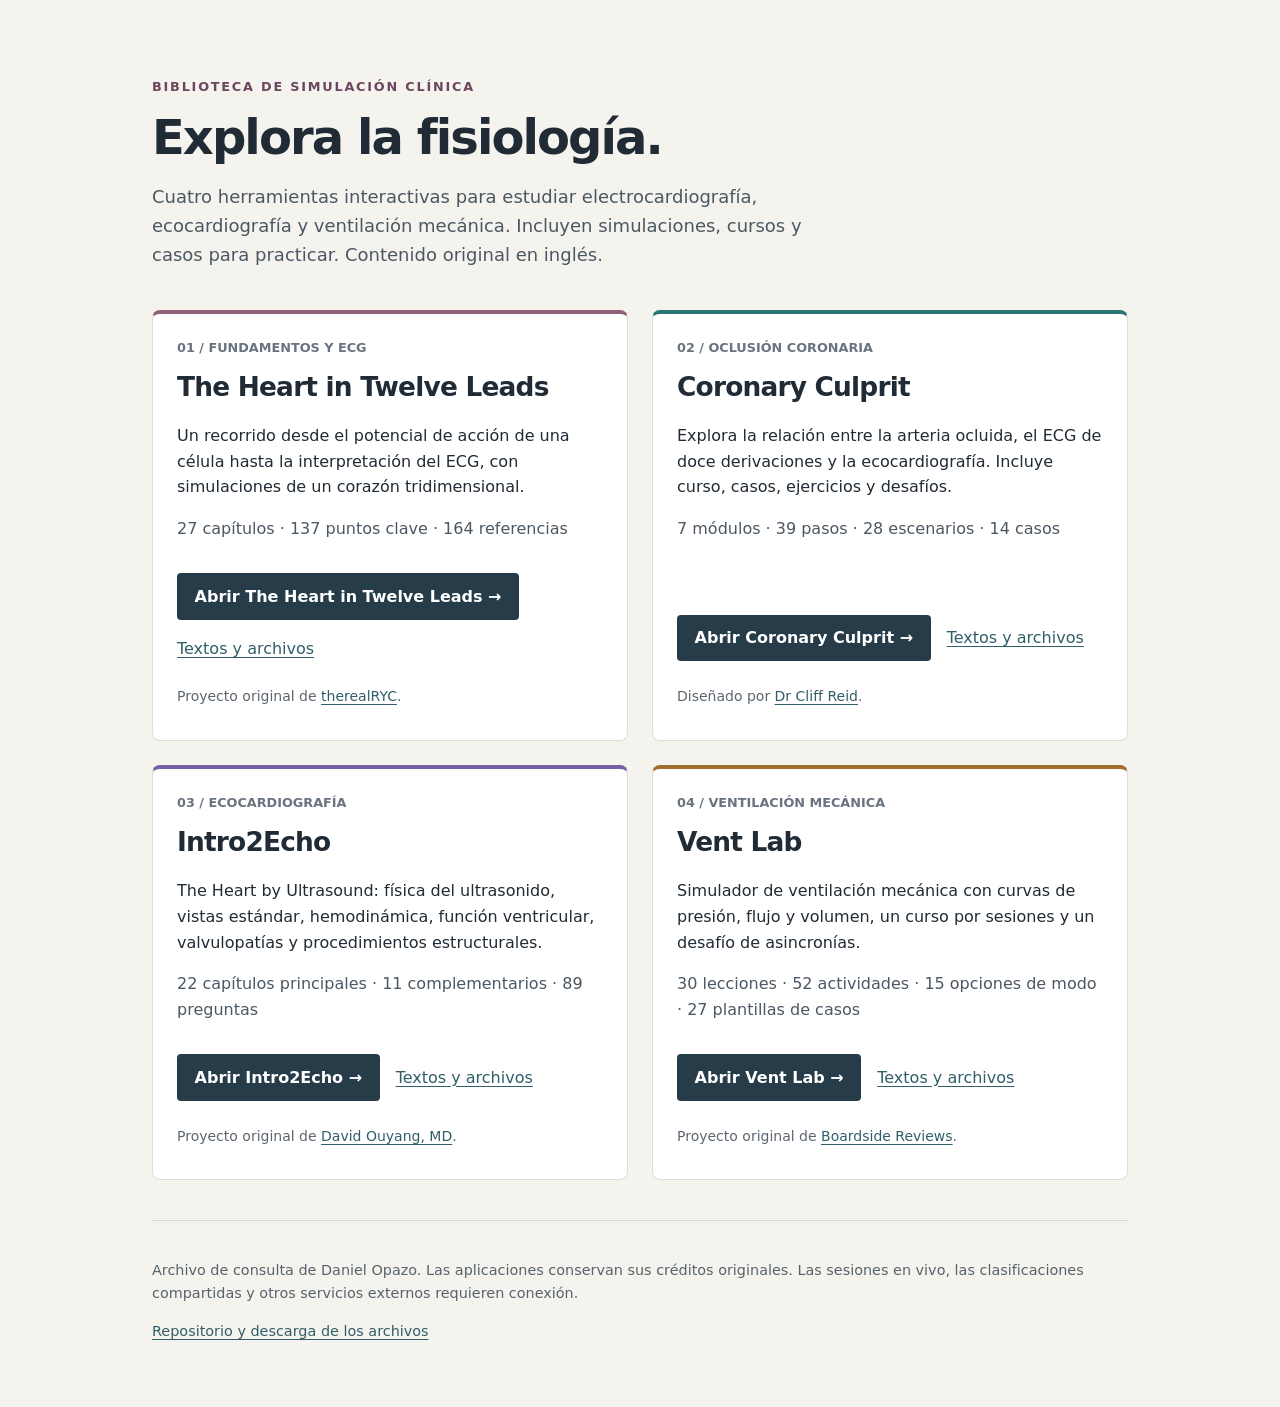
<file: index.html>
<!doctype html>
<html lang="es">
<head>
  <meta charset="utf-8">
  <meta name="viewport" content="width=device-width, initial-scale=1">
  <meta name="text-scale" content="scale">
  <meta name="description" content="Cuatro guías y simuladores de electrocardiografía, ecocardiografía y ventilación mecánica: The Heart in Twelve Leads, Coronary Culprit, Intro2Echo y Vent Lab.">
  <title>Guías y simuladores clínicos</title>
  <style>
    * { box-sizing: border-box; }
    body { margin: 0; background: #f5f3ee; color: #202b35; font-family: system-ui, sans-serif; line-height: 1.6; overflow-wrap: anywhere; }
    main { width: min(64rem, 100%); margin-inline: auto; padding: 4rem 1.5rem; }
    .eyebrow { color: #6c465e; font-size: .8rem; font-weight: 700; letter-spacing: .14em; text-transform: uppercase; }
    h1 { margin: .5rem 0 1rem; font-size: clamp(2rem, 1.4rem + 2vw, 3.5rem); line-height: 1.15; letter-spacing: -.04em; }
    .intro { max-width: 43rem; color: #4b5863; font-size: 1.125rem; }
    .guides { display: grid; grid-template-columns: repeat(auto-fit, minmax(min(100%, 24rem), 1fr)); gap: 1.5rem; margin-block: 2.5rem; }
    article { display: flex; flex-direction: column; min-width: 0; padding: 1.5rem; background: #fff; border: 1px solid #deddd8; border-top: .25rem solid #91637b; border-radius: .5rem; }
    article:nth-child(2) { border-top-color: #287776; }
    article:nth-child(3) { border-top-color: #7460a2; }
    article:nth-child(4) { border-top-color: #a16e2e; }
    .number { color: #697480; font-size: .8rem; font-weight: 700; }
    h2 { margin: .75rem 0; font-size: 1.65rem; line-height: 1.25; letter-spacing: -.03em; }
    article p { margin: .5rem 0; }
    .detail { color: #4b5863; }
    .actions { display: flex; flex-wrap: wrap; align-items: center; gap: 1rem; margin-top: auto; padding-top: 1.5rem; }
    a { color: #315e69; text-underline-offset: .2em; overflow-wrap: anywhere; }
    a:hover { text-decoration-thickness: .15em; }
    a:focus-visible { outline: .2rem solid #ae6d2c; outline-offset: .25rem; }
    .open { display: inline-block; padding: .65rem 1.1rem; background: #263c48; color: #fff; text-decoration: none; border-radius: .25rem; font-weight: 650; }
    .credit { margin-top: 1.5rem; color: #5c6670; font-size: .875rem; }
    footer { border-top: 1px solid #d6d8d7; padding-top: 1.5rem; color: #56636b; font-size: .9rem; }
  </style>
</head>
<body>
  <main>
    <header>
      <p class="eyebrow">Biblioteca de simulación clínica</p>
      <h1>Explora la fisiología.</h1>
      <p class="intro">Cuatro herramientas interactivas para estudiar electrocardiografía, ecocardiografía y ventilación mecánica. Incluyen simulaciones, cursos y casos para practicar. Contenido original en inglés.</p>
    </header>
    <section class="guides" aria-label="Guías disponibles">
      <article>
        <span class="number" aria-hidden="true">01 / FUNDAMENTOS Y ECG</span>
        <h2>The Heart in Twelve Leads</h2>
        <p>Un recorrido desde el potencial de acción de una célula hasta la interpretación del ECG, con simulaciones de un corazón tridimensional.</p>
        <p class="detail">27 capítulos · 137 puntos clave · 164 referencias</p>
        <div class="actions">
          <a class="open" href="heart-in-twelve-leads/index.html">Abrir The Heart in Twelve Leads →</a>
          <a href="https://github.com/DanielOpazoD/ecg-learning-guides/tree/main/heart-in-twelve-leads">Textos y archivos</a>
        </div>
        <p class="credit">Proyecto original de <a href="https://therealryc.github.io/heart-in-twelve-leads/">therealRYC</a>.</p>
      </article>
      <article>
        <span class="number" aria-hidden="true">02 / OCLUSIÓN CORONARIA</span>
        <h2>Coronary Culprit</h2>
        <p>Explora la relación entre la arteria ocluida, el ECG de doce derivaciones y la ecocardiografía. Incluye curso, casos, ejercicios y desafíos.</p>
        <p class="detail">7 módulos · 39 pasos · 28 escenarios · 14 casos</p>
        <div class="actions">
          <a class="open" href="coronary-culprit/sitio/index.html#course">Abrir Coronary Culprit →</a>
          <a href="https://github.com/DanielOpazoD/ecg-learning-guides/tree/main/coronary-culprit">Textos y archivos</a>
        </div>
        <p class="credit">Diseñado por <a href="https://www.cliffreid.com/culprit/">Dr Cliff Reid</a>.</p>
      </article>
      <article>
        <span class="number" aria-hidden="true">03 / ECOCARDIOGRAFÍA</span>
        <h2>Intro2Echo</h2>
        <p>The Heart by Ultrasound: física del ultrasonido, vistas estándar, hemodinámica, función ventricular, valvulopatías y procedimientos estructurales.</p>
        <p class="detail">22 capítulos principales · 11 complementarios · 89 preguntas</p>
        <div class="actions">
          <a class="open" href="intro2echo/sitio/index.html">Abrir Intro2Echo →</a>
          <a href="https://github.com/DanielOpazoD/ecg-learning-guides/tree/main/intro2echo">Textos y archivos</a>
        </div>
        <p class="credit">Proyecto original de <a href="https://intro2echo.com/">David Ouyang, MD</a>.</p>
      </article>
      <article>
        <span class="number" aria-hidden="true">04 / VENTILACIÓN MECÁNICA</span>
        <h2>Vent Lab</h2>
        <p>Simulador de ventilación mecánica con curvas de presión, flujo y volumen, un curso por sesiones y un desafío de asincronías.</p>
        <p class="detail">30 lecciones · 52 actividades · 15 opciones de modo · 27 plantillas de casos</p>
        <div class="actions">
          <a class="open" href="vent-lab/sitio/vent-lab.html">Abrir Vent Lab →</a>
          <a href="https://github.com/DanielOpazoD/ecg-learning-guides/tree/main/vent-lab">Textos y archivos</a>
        </div>
        <p class="credit">Proyecto original de <a href="https://www.boardsidereviews.com/vent-lab.html">Boardside Reviews</a>.</p>
      </article>
    </section>
    <footer>
      <p>Archivo de consulta de Daniel Opazo. Las aplicaciones conservan sus créditos originales. Las sesiones en vivo, las clasificaciones compartidas y otros servicios externos requieren conexión.</p>
      <a href="https://github.com/DanielOpazoD/ecg-learning-guides">Repositorio y descarga de los archivos</a>
    </footer>
  </main>
</body>
</html>
</file>
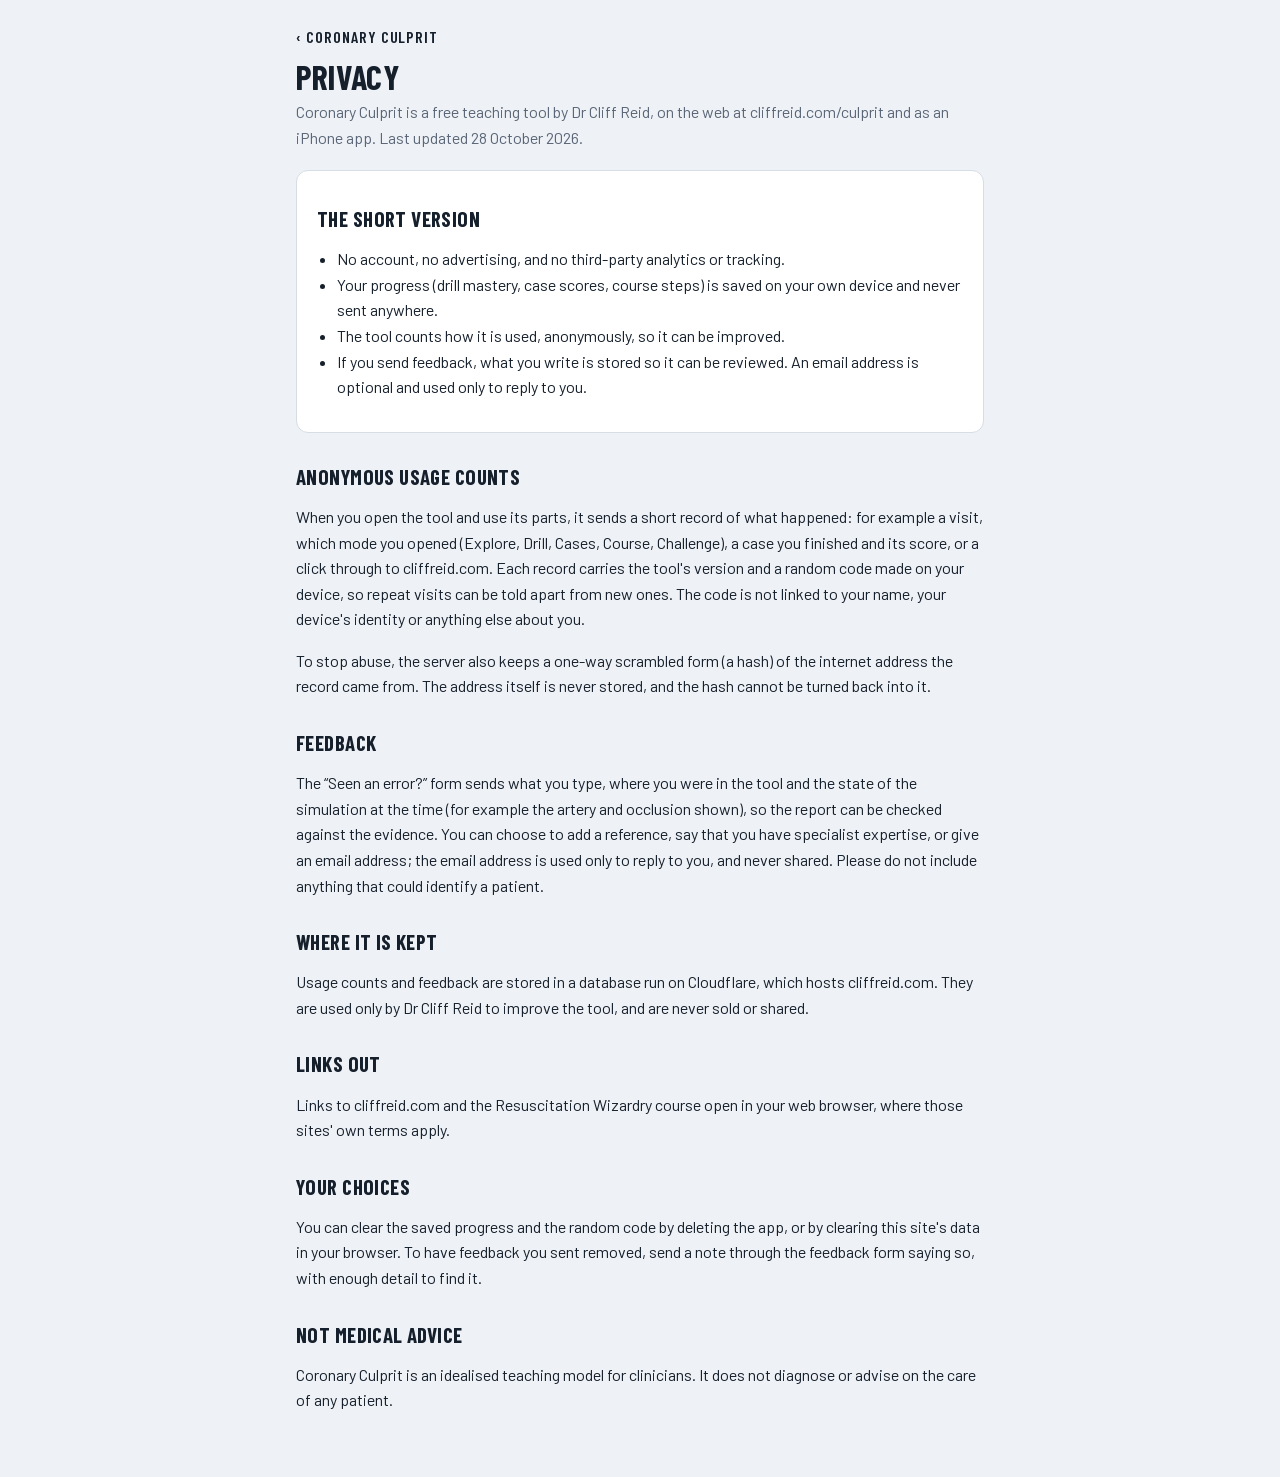
<file: coronary-culprit/sitio/privacy.html>
<!doctype html>
<html lang="en">
<head>
<meta charset="utf-8">
<meta name="viewport" content="width=device-width,initial-scale=1,viewport-fit=cover">
<meta name="robots" content="noindex, nofollow">
<title>Coronary Culprit · Privacy</title>
<link rel="stylesheet" href="fonts/fonts.css">
<style>
:root { --bg: #eef1f5; --surface: #fff; --ink: #16202c; --muted: #5a6677; --line: #d7dde5; --accent: #c41230; color-scheme: light dark; }
@media (prefers-color-scheme: dark) { :root { --bg: #0c1016; --surface: #141a22; --ink: #e6ebf1; --muted: #93a0b1; --line: #27303c; --accent: #ff4b5c; } }
* { box-sizing: border-box; }
html, body { background: var(--bg); color: var(--ink); }
body { margin: 0; font: 16px/1.6 "Barlow", system-ui, sans-serif; }
main { max-width: 720px; margin: 0 auto; padding: max(24px, env(safe-area-inset-top)) 16px 48px; }
h1, h2 { font-family: "Barlow Condensed", "Arial Narrow", sans-serif; text-transform: uppercase; letter-spacing: 0.02em; line-height: 1.1; }
h1 { font-size: 34px; margin: 8px 0 4px; }
h2 { font-size: 21px; margin: 32px 0 6px; }
.lede { color: var(--muted); margin: 0 0 8px; }
.card { background: var(--surface); border: 1px solid var(--line); border-radius: 12px; padding: 4px 20px 16px; margin-top: 20px; }
ul { padding-left: 20px; }
a { color: var(--ink); text-decoration-color: var(--accent); }
.back { font-family: "Barlow Condensed", sans-serif; text-transform: uppercase; letter-spacing: 0.06em; font-weight: 600; text-decoration: none; }
</style>
</head>
<body>
<main>
  <a class="back" href="./">‹ Coronary Culprit</a>
  <h1>Privacy</h1>
  <p class="lede">Coronary Culprit is a free teaching tool by Dr Cliff Reid, on the web at cliffreid.com/culprit and as an iPhone app. Last updated 28 October 2026.</p>

  <div class="card">
    <h2>The short version</h2>
    <ul>
      <li>No account, no advertising, and no third-party analytics or tracking.</li>
      <li>Your progress (drill mastery, case scores, course steps) is saved on your own device and never sent anywhere.</li>
      <li>The tool counts how it is used, anonymously, so it can be improved.</li>
      <li>If you send feedback, what you write is stored so it can be reviewed. An email address is optional and used only to reply to you.</li>
    </ul>
  </div>

  <h2>Anonymous usage counts</h2>
  <p>When you open the tool and use its parts, it sends a short record of what happened: for example a visit, which mode you opened (Explore, Drill, Cases, Course, Challenge), a case you finished and its score, or a click through to cliffreid.com. Each record carries the tool's version and a random code made on your device, so repeat visits can be told apart from new ones. The code is not linked to your name, your device's identity or anything else about you.</p>
  <p>To stop abuse, the server also keeps a one-way scrambled form (a hash) of the internet address the record came from. The address itself is never stored, and the hash cannot be turned back into it.</p>

  <h2>Feedback</h2>
  <p>The “Seen an error?” form sends what you type, where you were in the tool and the state of the simulation at the time (for example the artery and occlusion shown), so the report can be checked against the evidence. You can choose to add a reference, say that you have specialist expertise, or give an email address; the email address is used only to reply to you, and never shared. Please do not include anything that could identify a patient.</p>

  <h2>Where it is kept</h2>
  <p>Usage counts and feedback are stored in a database run on Cloudflare, which hosts cliffreid.com. They are used only by Dr Cliff Reid to improve the tool, and are never sold or shared.</p>

  <h2>Links out</h2>
  <p>Links to cliffreid.com and the Resuscitation Wizardry course open in your web browser, where those sites' own terms apply.</p>

  <h2>Your choices</h2>
  <p>You can clear the saved progress and the random code by deleting the app, or by clearing this site's data in your browser. To have feedback you sent removed, send a note through the feedback form saying so, with enough detail to find it.</p>

  <h2>Not medical advice</h2>
  <p>Coronary Culprit is an idealised teaching model for clinicians. It does not diagnose or advise on the care of any patient.</p>
</main>
</body>
</html>
</file>
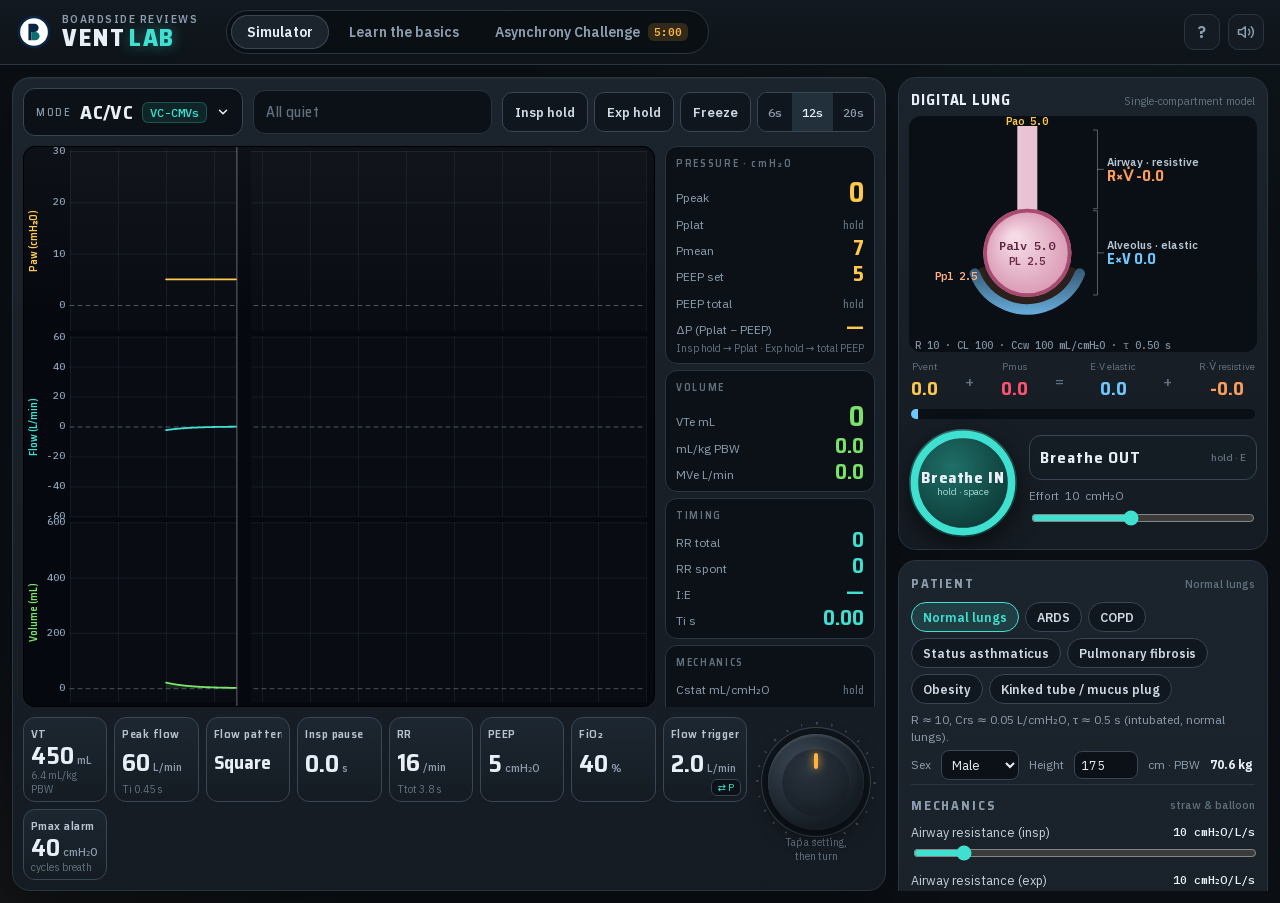
<file: vent-lab/sitio/vent-lab.html>
<!doctype html>
<html lang="en">
<head>
<!-- Google tag (gtag.js) -->

<script>
  window.dataLayer = window.dataLayer || [];
  function gtag(){dataLayer.push(arguments);}
  gtag('js', new Date());
  gtag('config', 'G-LJQ2NG232B');
</script>
<meta charset="utf-8">
<meta name="viewport" content="width=device-width, initial-scale=1, viewport-fit=cover">
<title>Vent Lab | Boardside Reviews</title>
<meta name="description" content="A free mechanical ventilator simulator: live pressure, flow and volume scalars, a digital lung that shows elastic and resistive load, every major mode in the Chatburn taxonomy, an esophageal balloon, a step-by-step basics course, and a 5-minute asynchrony challenge.">
<link rel="icon" type="image/svg+xml" href="data:image/svg+xml,%3Csvg%20xmlns%3D%22http%3A//www.w3.org/2000/svg%22%20viewBox%3D%220%200%20100%20100%22%20role%3D%22img%22%20aria-label%3D%22Boardside%20Reviews%20mark%22%3E%3Ccircle%20cx%3D%2250%22%20cy%3D%2250%22%20r%3D%2242%22%20fill%3D%22%23fff%22%20stroke%3D%22%230B2545%22%20stroke-width%3D%227%22/%3E%3Cpath%20fill%3D%22%230B2545%22%20d%3D%22M35.326%2C27.0%20H51.38%20A11.5%2C11.5%200%200%201%2051.38%2C50%20H43.008%20V73.0%20H35.326%20Q34.59%2C73.0%2034.59%2C72.264%20V27.736%20Q34.59%2C27.0%2035.326%2C27.0%20Z%22/%3E%3Cpath%20fill%3D%22%230D7070%22%20d%3D%22M43.008%2C50%20H53.91%20A11.5%2C11.5%200%200%201%2053.91%2C73.0%20H43.008%20Z%22/%3E%3C/svg%3E">
<script src="lb-config.js"></script>
<script src="vendor/supabase.js"></script>
<script src="lb.js"></script>

<link rel="stylesheet" href="fonts/fonts.css">
<style>
:root{
  color-scheme:dark;
  --bg:#0b0f14; --bezel:#151b22; --bezel2:#1b232c; --edge:#2a3542; --edge2:#384656; --screen:#05090f;
  --ink:#e8eff6; --dim:#8c9daf; --dim2:#61717f; --teal:#3fe0d0; --teal2:#1fa99c; --amber:#ffb340; --red:#ff3b4e; --yel:#ffd23f; --green:#62e08a;
  --P:#ffc94a; --F:#3fe0d0; --V:#7be36b; --Pes:#e98bff; --pmus:#ff5470; --PL:#9fb3ff; --el:#6ec8ff; --res:#ff8c3c;
  --f-d:"Saira Semi Condensed","Arial Narrow",system-ui,sans-serif; --f-b:"IBM Plex Sans",system-ui,-apple-system,"Segoe UI",sans-serif; --f-m:"IBM Plex Mono",ui-monospace,Menlo,monospace;
  --r:12px;
}
*{box-sizing:border-box}
[hidden]{display:none!important}
html,body{margin:0;min-height:100%;background:var(--bg);color:var(--ink);font-family:var(--f-b);-webkit-font-smoothing:antialiased}
body{background:radial-gradient(1200px 700px at 85% -20%,rgba(63,224,208,.07),transparent 60%),radial-gradient(900px 600px at -10% 110%,rgba(255,179,64,.05),transparent 60%),var(--bg)}
button{font:inherit;color:inherit}
.app{min-height:100vh;display:flex;flex-direction:column}

/* header */
.top{display:flex;align-items:center;gap:14px;padding:10px 16px;border-bottom:1px solid var(--edge);background:linear-gradient(180deg,#121920,#0d1318);position:sticky;top:0;z-index:30}
.brand{display:flex;align-items:center;gap:10px;text-decoration:none;color:inherit;flex:0 0 auto}
.brand-mark{width:36px;height:36px;display:block}
.brand-t{display:flex;flex-direction:column;line-height:1}
.brand-t small{font-size:10.5px;letter-spacing:.14em;text-transform:uppercase;color:var(--dim);font-weight:600}
.brand-t b{font-family:var(--f-d);font-weight:800;font-size:25px;letter-spacing:.06em;color:var(--ink)}
.brand-t b i{font-style:normal;color:var(--teal);margin-left:4px;text-shadow:0 0 14px rgba(63,224,208,.45)}
.tabs{display:flex;gap:4px;margin-left:14px;background:#0a0f14;border:1px solid var(--edge);border-radius:999px;padding:4px;overflow-x:auto;scrollbar-width:none}
.tabs::-webkit-scrollbar{display:none}
.tabs button{border:0;background:none;padding:8px 16px;border-radius:999px;font-weight:600;font-size:14px;color:var(--dim);cursor:pointer;white-space:nowrap;display:flex;align-items:center;gap:8px}
.tabs button[aria-selected=true]{background:var(--bezel2);color:var(--ink);box-shadow:inset 0 0 0 1px var(--edge2)}
.tabs button[data-tab=game][aria-selected=true]{background:linear-gradient(90deg,#3a1f0a,#2b1a0b);box-shadow:inset 0 0 0 1px #6a4313;color:#ffd7a0}
.tchip{font-family:var(--f-m);font-size:11px;background:rgba(255,179,64,.16);color:var(--amber);padding:2px 6px;border-radius:6px}
.top-r{margin-left:auto;display:flex;gap:8px}
.ib{width:36px;height:36px;border-radius:10px;border:1px solid var(--edge);background:var(--bezel);cursor:pointer;display:grid;place-items:center;font-weight:700;color:var(--dim)}
.ib:hover{color:var(--ink);border-color:var(--edge2)}
.ib.off .sw{display:none}

/* lab layout */
.lab{display:grid;grid-template-columns:minmax(0,1fr) 370px;grid-template-rows:minmax(0,1fr);gap:12px;padding:12px;flex:none;min-height:0;height:calc(100vh - 62px);height:calc(100dvh - 62px)}
.console{min-height:0}
.console{display:flex;flex-direction:column;gap:10px;min-width:0;background:linear-gradient(180deg,var(--bezel2),var(--bezel));border:1px solid var(--edge);border-radius:18px;padding:10px;box-shadow:0 20px 50px rgba(0,0,0,.35),inset 0 1px 0 rgba(255,255,255,.04)}
.modebar{display:flex;align-items:center;gap:10px;flex-wrap:wrap}
.modebtn{display:flex;align-items:center;gap:9px;background:#0b1117;border:1px solid var(--edge2);border-radius:12px;padding:7px 12px;cursor:pointer;min-height:44px}
.modebtn:hover{border-color:var(--teal2)}
.modebtn .ml{font-family:var(--f-d);font-size:11px;letter-spacing:.14em;color:var(--dim)}
.modebtn .mname{font-family:var(--f-d);font-weight:700;font-size:20px;letter-spacing:.02em}
.modebtn .mtag{font-family:var(--f-m);font-size:12px;color:var(--teal);background:rgba(63,224,208,.1);border:1px solid rgba(63,224,208,.25);padding:2px 7px;border-radius:6px}
.alarmbar{flex:1 1 200px;min-width:160px;min-height:44px;display:flex;align-items:center;gap:8px;padding:6px 12px;border-radius:12px;background:#0b1117;border:1px solid var(--edge);font-family:var(--f-d);font-weight:600;font-size:15px;letter-spacing:.03em;overflow:hidden}
.alarmbar .ok{color:var(--dim2);font-weight:500}
.alarmbar .al{padding:3px 9px;border-radius:7px;white-space:nowrap}
.alarmbar .al.hi{background:var(--red);color:#fff;animation:alblink 1s steps(2) infinite}
.alarmbar .al.med{background:var(--yel);color:#1a1300}
.alarmbar .al.info{background:#24303c;color:#cfe}
@keyframes alblink{50%{background:#7d1420}}
.tools{display:flex;gap:6px;align-items:center;flex-wrap:wrap}
.tb{background:#0f161d;border:1px solid var(--edge2);border-radius:10px;padding:0 12px;min-height:40px;font-weight:600;font-size:13px;cursor:pointer;color:#cfdbe6}
.tb:hover{border-color:var(--teal2);color:#fff}
.tb.armed{background:rgba(255,179,64,.15);border-color:var(--amber);color:var(--amber)}
.tb.freeze.on{background:var(--teal);color:#032;border-color:var(--teal)}
.seg{display:flex;border:1px solid var(--edge2);border-radius:10px;overflow:hidden}
.seg button{background:#0f161d;border:0;padding:0 10px;min-height:38px;font-family:var(--f-m);font-size:12px;color:var(--dim);cursor:pointer}
.seg button.on{background:#22303c;color:var(--ink)}

.screenwrap{display:grid;grid-template-columns:minmax(0,1fr) 210px;grid-template-rows:minmax(0,1fr);gap:10px;flex:1 1 0;min-height:300px}
.screen{position:relative;background:var(--screen);border-radius:12px;border:1px solid #000;box-shadow:inset 0 0 0 1px rgba(255,255,255,.04),inset 0 0 40px rgba(0,0,0,.8);overflow:hidden;min-height:340px}
.screen canvas{position:absolute;inset:0;width:100%;height:100%;display:block;touch-action:pan-y}
.screen::after{content:"";position:absolute;inset:0;pointer-events:none;background:linear-gradient(180deg,rgba(255,255,255,.035),transparent 30%);border-radius:12px}
.stag{position:absolute;top:8px;right:10px;display:flex;gap:6px;pointer-events:none}
.stag span{font-family:var(--f-d);font-weight:700;font-size:12px;letter-spacing:.12em;padding:3px 8px;border-radius:6px;background:rgba(63,224,208,.15);color:var(--teal);border:1px solid rgba(63,224,208,.35)}
.stag span.amb{background:rgba(255,179,64,.15);color:var(--amber);border-color:rgba(255,179,64,.4)}
.readout{position:absolute;top:8px;left:54px;background:rgba(5,9,15,.92);border:1px solid var(--edge2);border-radius:8px;padding:6px 9px;font-family:var(--f-m);font-size:12px;line-height:1.45;pointer-events:none;white-space:nowrap}
.hud-pt{position:absolute;left:54px;bottom:8px;font-family:var(--f-m);font-size:11px;color:var(--dim2);pointer-events:none}

.monitor{display:flex;flex-direction:column;gap:6px;overflow:auto;min-height:0;scrollbar-width:thin}
.mg{background:#0b1117;border:1px solid var(--edge);border-radius:12px;padding:6px 10px}
.mg h4{margin:2px 0 3px;font-family:var(--f-d);font-weight:600;font-size:10.5px;letter-spacing:.16em;color:var(--dim2)}
.mv{display:flex;align-items:baseline;justify-content:space-between;gap:6px;padding:1px 0}
.mv span{font-size:12px;color:var(--dim);white-space:nowrap}
.mv b{font-family:var(--f-d);font-weight:700;font-size:21px;line-height:1.15;font-variant-numeric:tabular-nums}
.mv b small{font-size:11px;color:var(--dim2);font-weight:500;margin-left:2px}
.mv.big b{font-size:28px}
.mv b.P{color:var(--P)} .mv b.F{color:var(--F)} .mv b.V{color:var(--V)} .mv b.Pes{color:var(--Pes)} .mv b.PL{color:var(--PL)}
.mv b.warn{color:var(--red)!important;text-shadow:0 0 10px rgba(255,59,78,.4)}
.mv b.dim{color:var(--dim2)}
.mv.fresh b{animation:fresh 1.2s ease-out}
@keyframes fresh{0%{text-shadow:0 0 18px #fff}100%{text-shadow:none}}
.mg .note{font-size:10.5px;color:var(--dim2);margin:2px 0 1px;line-height:1.3}

/* settings */
.settings{display:flex;gap:10px;align-items:stretch}
.tiles{flex:1;display:grid;grid-template-columns:repeat(auto-fit,minmax(84px,1fr));gap:7px;align-content:start}
.tile{position:relative;background:linear-gradient(180deg,#1d2731,#141b22);border:1px solid var(--edge2);border-radius:12px;padding:6px 7px 5px;cursor:pointer;text-align:left;min-height:68px;display:flex;flex-direction:column;justify-content:space-between;user-select:none;-webkit-user-select:none;touch-action:none;transition:border-color .15s,box-shadow .15s}
.tile:hover{border-color:#4b5d70}
.tile .tl{font-family:var(--f-d);font-weight:600;font-size:12px;white-space:nowrap;overflow:hidden;letter-spacing:.04em;color:#b6c4d2;display:flex;justify-content:space-between;gap:4px}
.tile .tl em{font-style:normal;color:var(--dim2);font-weight:500}
.tile .tv{font-family:var(--f-d);font-weight:700;font-size:25px;line-height:1;font-variant-numeric:tabular-nums}
.tile .tu{font-size:11px;color:var(--dim);font-weight:500;margin-left:3px;font-family:var(--f-b)}
.tile .ts{font-size:10.5px;color:var(--dim2);min-height:13px}
.tile.sel{border-color:var(--amber);box-shadow:0 0 0 1px var(--amber),0 0 22px rgba(255,179,64,.18);background:linear-gradient(180deg,#2b2416,#1b1710)}
.tile.sel .tv{color:var(--amber)}
.tile.bump .tv{animation:bump .25s ease-out}
@keyframes bump{40%{transform:scale(1.07)}}
.tile .pm{display:none;position:absolute;right:5px;top:22px;flex-direction:column;gap:3px}
.tile.sel .pm{display:flex}
.tile .pm button{width:30px;height:24px;border-radius:7px;border:1px solid #6a4f22;background:#2a2112;color:var(--amber);font-weight:800;font-size:15px;line-height:1;cursor:pointer;padding:0}
.tile.toggle .tv{font-size:19px}
.tile .tt{position:absolute;right:5px;bottom:5px;font-size:10px;background:#0b1117;border:1px solid var(--edge2);border-radius:6px;padding:1px 6px;color:var(--teal);cursor:pointer;align-self:flex-start}
.knobwrap{width:118px;display:flex;flex-direction:column;align-items:center;justify-content:center;gap:6px}
.knobwrap small{font-size:10.5px;color:var(--dim2);text-align:center;line-height:1.25}
.knob{width:96px;height:96px;border-radius:50%;background:radial-gradient(circle at 35% 30%,#3b4856,#151c23 70%);box-shadow:0 6px 18px rgba(0,0,0,.6),inset 0 2px 2px rgba(255,255,255,.12),0 0 0 6px #10161c,0 0 0 7px var(--edge2);position:relative;cursor:grab;touch-action:none}
.knob:active{cursor:grabbing}
.knob:focus-visible{outline:2px solid var(--amber);outline-offset:8px}
.knob-cap{position:absolute;inset:14px;border-radius:50%;background:radial-gradient(circle at 40% 30%,#2b3540,#11171d);box-shadow:inset 0 1px 1px rgba(255,255,255,.1)}
.knob-cap span{position:absolute;left:50%;top:5px;width:4px;height:16px;margin-left:-2px;border-radius:2px;background:var(--amber);box-shadow:0 0 8px var(--amber)}
.knob::before{content:"";position:absolute;inset:-12px;border-radius:50%;background:repeating-conic-gradient(from 0deg,rgba(255,255,255,.18) 0 1.5deg,transparent 1.5deg 15deg);-webkit-mask:radial-gradient(circle,transparent 57px,#000 58px,#000 60px,transparent 61px);mask:radial-gradient(circle,transparent 57px,#000 58px,#000 60px,transparent 61px)}

/* side */
.side{display:flex;flex-direction:column;gap:10px;min-height:0;overflow:auto;scrollbar-width:thin;padding-bottom:12px}
.lungcard{background:linear-gradient(180deg,var(--bezel2),var(--bezel));border:1px solid var(--edge);border-radius:18px;padding:10px 10px 12px}
.lunghead{display:flex;justify-content:space-between;align-items:baseline;margin:0 2px 4px}
.lunghead b{font-family:var(--f-d);font-weight:700;font-size:15px;letter-spacing:.06em;text-transform:uppercase}
.lunghead span{font-size:11px;color:var(--dim2)}
#lung{width:100%;height:236px;display:block;border-radius:12px;background:#0a0f15}
.eqn{margin:8px 2px 0;font-family:var(--f-m);font-size:12px}
.eqn .row{display:flex;align-items:center;justify-content:space-between;gap:4px;flex-wrap:nowrap}
.eqn .term{display:flex;flex-direction:column;align-items:center;min-width:0}
.eqn .term small{font-family:var(--f-b);font-size:10px;color:var(--dim2);white-space:nowrap}
.eqn .term b{font-family:var(--f-d);font-size:19px;font-weight:700;font-variant-numeric:tabular-nums}
.eqn .op{color:var(--dim2);font-size:15px}
.eqn .bar{display:flex;height:10px;border-radius:5px;overflow:hidden;background:#0a0f15;margin-top:6px}
.eqn .bar i{display:block;height:100%;transition:width .08s linear}
.breathe-row{display:flex;gap:12px;align-items:center;margin-top:10px}
.breathe{position:relative;width:108px;height:108px;border-radius:50%;border:0;background:radial-gradient(circle at 40% 35%,#1f6f68,#0d3a37 70%);box-shadow:0 8px 22px rgba(0,0,0,.5),inset 0 2px 3px rgba(255,255,255,.15);cursor:pointer;flex:0 0 auto;touch-action:none;user-select:none;-webkit-user-select:none;-webkit-touch-callout:none}
.breathe svg{position:absolute;inset:0;transform:rotate(-90deg)}
.breathe .ring-bg{fill:none;stroke:rgba(0,0,0,.35);stroke-width:7}
.breathe .ring{fill:none;stroke:var(--teal);stroke-width:7;stroke-linecap:round;stroke-dasharray:283;stroke-dashoffset:0;transition:stroke .2s}
.breathe .bt{position:relative;display:flex;flex-direction:column;align-items:center;line-height:1.1}
.breathe .bt b{font-family:var(--f-d);font-weight:800;font-size:16px;letter-spacing:.04em;white-space:nowrap}
.breathe .bt small{font-size:10px;color:#9fd8d1}
.breathe.on{background:radial-gradient(circle at 40% 35%,#ff7a8f,#9b1e33 70%);transform:scale(.97)}
.breathe.on .ring{stroke:#ffd0d8}
.breathe.tired .ring{stroke:var(--red)}
.breathe.cool{filter:grayscale(.8) brightness(.7)}
.breathe-side{flex:1;display:flex;flex-direction:column;gap:8px;min-width:0}
.exhale{border:1px solid var(--edge2);background:#141c24;border-radius:12px;padding:9px 10px;font-weight:700;font-family:var(--f-d);letter-spacing:.06em;cursor:pointer;display:flex;justify-content:space-between;align-items:center;touch-action:none;user-select:none;-webkit-user-select:none}
.exhale small{font-family:var(--f-b);font-weight:500;font-size:10px;color:var(--dim2);letter-spacing:0}
.exhale.on{background:#3a2a10;border-color:var(--amber);color:var(--amber)}
.mini{font-size:11.5px;color:var(--dim);display:flex;flex-wrap:wrap;gap:2px 6px;align-items:center}
.mini input{width:100%}
input[type=range]{accent-color:var(--teal);height:22px}

.sidebody{background:linear-gradient(180deg,var(--bezel2),var(--bezel));border:1px solid var(--edge);border-radius:18px;padding:12px}
.sec{border-top:1px solid var(--edge);padding:10px 0 4px}
.sec:first-child{border-top:0;padding-top:0}
.sec>h3{margin:0 0 8px;font-family:var(--f-d);font-weight:700;font-size:13px;letter-spacing:.14em;color:var(--dim);text-transform:uppercase;display:flex;justify-content:space-between;align-items:center}
.sec>h3 small{font-family:var(--f-b);letter-spacing:0;text-transform:none;font-weight:500;color:var(--dim2);font-size:11px}
.chips{display:flex;flex-wrap:wrap;gap:6px}
.chipb{border:1px solid var(--edge2);background:#10171e;border-radius:999px;padding:6px 11px;font-size:12.5px;font-weight:600;cursor:pointer;color:#cdd8e3}
.chipb:hover{border-color:var(--teal2)}
.chipb.on{background:rgba(63,224,208,.14);border-color:var(--teal);color:var(--teal)}
.pnote{font-size:12px;color:var(--dim);margin:8px 0 2px;line-height:1.4}
.sl{display:grid;grid-template-columns:1fr auto;gap:0 8px;align-items:center;margin:6px 0}
.sl span{font-size:12.5px;color:#c4d0dc}
.sl output{font-family:var(--f-m);font-size:12px;color:var(--ink)}
.sl input{grid-column:1/-1;width:100%}
.sw-row{display:flex;align-items:center;justify-content:space-between;gap:10px;padding:6px 0;font-size:13px;color:#c9d5e1;cursor:pointer}
.sw-row small{display:block;font-size:11px;color:var(--dim2)}
.sw{appearance:none;-webkit-appearance:none;width:40px;height:23px;border-radius:12px;background:#26313c;position:relative;cursor:pointer;flex:0 0 auto;margin:0;transition:background .15s}
.sw::after{content:"";position:absolute;top:3px;left:3px;width:17px;height:17px;border-radius:50%;background:#9fb0c0;transition:transform .15s,background .15s}
.sw:checked{background:var(--teal2)}
.sw:checked::after{transform:translateX(17px);background:#fff}
.pbw{font-size:12px;color:var(--dim);display:flex;gap:10px;align-items:center;flex-wrap:wrap;margin-top:4px}
.pbw select,.pbw input[type=number]{background:#0b1117;color:var(--ink);border:1px solid var(--edge2);border-radius:8px;padding:5px 6px;font:inherit;font-size:12.5px;width:auto}
.pbw b{color:var(--ink)}

/* lessons */
.les-top{display:flex;align-items:center;justify-content:space-between;gap:8px;margin-bottom:8px}
.les-top select{flex:1;min-width:0;background:#0b1117;color:var(--ink);border:1px solid var(--edge2);border-radius:10px;padding:8px;font:inherit;font-size:13px}
.les-prog{display:flex;gap:3px;margin:0 0 10px;flex-wrap:wrap}
.les-prog i{height:5px;flex:1;min-width:6px;border-radius:3px;background:#24303c}
.les-prog i.done{background:var(--teal2)}
.les-prog i.cur{background:var(--amber)}
.les-sess{font-family:var(--f-d);font-weight:600;font-size:11.5px;letter-spacing:.14em;color:var(--teal);text-transform:uppercase}
.les-obj{font-size:12px;color:var(--dim);margin:2px 0 8px}
.les-q{font-family:var(--f-d);font-weight:700;font-size:21px;line-height:1.2;margin:4px 0 10px}
.les-a{font-size:14px;line-height:1.55;color:#d7e1ea;background:#0b1117;border:1px solid var(--edge);border-left:3px solid var(--teal);border-radius:10px;padding:10px 12px;margin-bottom:10px}
.les-a p{margin:0 0 8px}.les-a p:last-child{margin:0}
.les-a b{color:#fff}
.les-a ul{margin:4px 0 6px;padding-left:18px}
.reveal{width:100%;border:1px dashed #4a5b6c;background:#0b1117;border-radius:10px;padding:14px;font-weight:600;color:var(--teal);cursor:pointer;margin-bottom:10px}
.reveal:hover{border-color:var(--teal)}
.tasks{list-style:none;margin:0 0 10px;padding:0;display:flex;flex-direction:column;gap:6px}
.tasks li{display:flex;gap:9px;align-items:flex-start;font-size:13.5px;line-height:1.4;background:#121a22;border:1px solid var(--edge);border-radius:10px;padding:8px 10px}
.tasks li i{flex:0 0 18px;height:18px;border-radius:50%;border:2px solid #4a5b6c;margin-top:1px;display:grid;place-items:center;font-style:normal;font-size:11px}
.tasks li.done{border-color:rgba(98,224,138,.4);background:rgba(98,224,138,.06)}
.tasks li.done i{border-color:var(--green);background:var(--green);color:#042}
.tasks li.done i::after{content:"✓";font-weight:800}
.tasks h5{margin:0;font-size:11px;letter-spacing:.14em;color:var(--dim2);font-family:var(--f-d)}
.les-try{font-family:var(--f-d);font-weight:700;font-size:12px;letter-spacing:.16em;color:var(--amber);margin:4px 0 6px}
.les-btns{display:flex;gap:6px;flex-wrap:wrap;margin:0 0 10px}
.les-nav{display:flex;justify-content:space-between;gap:8px;margin-top:6px}
.btn{border:1px solid var(--edge2);background:#141c24;border-radius:10px;padding:10px 14px;font-weight:700;font-size:13.5px;cursor:pointer;color:var(--ink)}
.btn:hover{border-color:var(--teal2)}
.btn.pri{background:var(--teal);color:#042420;border-color:var(--teal)}
.btn.pri:hover{filter:brightness(1.08)}
.btn.amb{background:var(--amber);color:#2a1700;border-color:var(--amber)}
.btn:disabled{opacity:.4;cursor:default}
.les-ref{font-size:11px;color:var(--dim2);margin-top:10px;line-height:1.4}
.les-ref a{color:var(--dim)}
.les-case{background:#121a22;border:1px solid var(--edge);border-radius:10px;padding:9px 11px;font-size:13.5px;line-height:1.5;margin-bottom:10px}
.les-case ul{margin:4px 0;padding-left:18px}

/* modal */
.modal{position:fixed;inset:0;z-index:60;background:rgba(3,6,10,.72);backdrop-filter:blur(4px);display:flex;align-items:center;justify-content:center;padding:16px}
.mcard{width:min(1040px,100%);max-height:calc(100vh - 32px);overflow:auto;background:linear-gradient(180deg,#18212a,#11171d);border:1px solid var(--edge2);border-radius:20px;padding:18px;box-shadow:0 30px 80px rgba(0,0,0,.6)}
.mcard h2{margin:0;font-family:var(--f-d);font-weight:800;font-size:26px;letter-spacing:.02em}
.mhead{display:flex;justify-content:space-between;align-items:flex-start;gap:12px;margin-bottom:10px}
.mhead p{margin:4px 0 0;color:var(--dim);font-size:13.5px;max-width:640px}
.xbtn{width:38px;height:38px;border-radius:10px;border:1px solid var(--edge2);background:#0f161d;cursor:pointer;font-size:18px;flex:0 0 auto}
.taxkey{display:grid;grid-template-columns:repeat(3,1fr);gap:8px;margin:10px 0 14px}
.taxkey div{background:#0b1117;border:1px solid var(--edge);border-radius:12px;padding:9px 11px;font-size:12px;color:var(--dim);line-height:1.45}
.taxkey b{display:block;color:var(--ink);font-family:var(--f-d);font-size:14px;letter-spacing:.04em;margin-bottom:2px}
.taxkey code{font-family:var(--f-m);color:var(--teal);font-size:11.5px}
.mgroup h3{font-family:var(--f-d);font-weight:700;letter-spacing:.14em;font-size:13px;color:var(--dim);margin:12px 0 8px;text-transform:uppercase}
.mgroup h3 small{font-family:var(--f-b);text-transform:none;letter-spacing:0;font-weight:500;color:var(--dim2)}
.mgrid{display:grid;grid-template-columns:repeat(auto-fill,minmax(220px,1fr));gap:8px}
.mcardi{text-align:left;border:1px solid var(--edge2);background:#0f161d;border-radius:14px;padding:10px 12px;cursor:pointer;display:flex;flex-direction:column;gap:4px}
.mcardi:hover{border-color:var(--teal2)}
.mcardi.on{border-color:var(--teal);box-shadow:0 0 0 1px var(--teal) inset;background:#0e1c1e}
.mcardi .n{font-family:var(--f-d);font-weight:700;font-size:18px}
.mcardi .g{font-family:var(--f-m);font-size:12px;color:var(--teal)}
.mcardi .e{font-size:11.5px;color:var(--dim2);line-height:1.35}
.mdesc{margin-top:14px;background:#0b1117;border:1px solid var(--edge);border-radius:14px;padding:12px 14px;display:flex;gap:14px;align-items:center;flex-wrap:wrap}
.mdesc p{margin:0;flex:1 1 360px;font-size:13.5px;line-height:1.5;color:#d2dde7}
.mdesc p b{font-family:var(--f-d);font-size:16px}
.helpgrid{display:grid;grid-template-columns:repeat(2,1fr);gap:10px}
.helpgrid div{background:#0b1117;border:1px solid var(--edge);border-radius:12px;padding:10px 12px;font-size:13.5px;line-height:1.5;color:#cfdae4}
.helpgrid b{color:#fff}
.kbd{font-family:var(--f-m);font-size:11.5px;border:1px solid var(--edge2);border-bottom-width:2px;border-radius:5px;padding:0 5px;background:#141c24}

/* toasts */
.toasts{position:fixed;left:50%;bottom:18px;transform:translateX(-50%);z-index:70;display:flex;flex-direction:column;gap:6px;align-items:center;pointer-events:none;width:min(560px,92vw)}
.toast{background:rgba(12,18,24,.96);border:1px solid var(--edge2);border-left:4px solid var(--teal);border-radius:12px;padding:9px 13px;font-size:13.5px;box-shadow:0 10px 30px rgba(0,0,0,.5);animation:tin .3s ease-out}
.toast.good{border-left-color:var(--green)}
.toast.warn{border-left-color:var(--red)}
@keyframes tin{from{opacity:0;transform:translateY(8px)}}

/* ───────── challenge ───────── */
.game{flex:1;padding:12px;display:flex;flex-direction:column;align-items:center}
.gwrap{width:min(1180px,100%);display:flex;flex-direction:column;gap:10px}
.ghud{display:flex;align-items:center;gap:10px;flex-wrap:wrap;background:linear-gradient(180deg,var(--bezel2),var(--bezel));border:1px solid var(--edge);border-radius:16px;padding:8px 12px}
.gstat{display:flex;flex-direction:column;line-height:1.05;min-width:64px}
.gstat small{font-size:10px;letter-spacing:.16em;color:var(--dim2);font-family:var(--f-d);font-weight:600}
.gstat b{font-family:var(--f-d);font-weight:800;font-size:26px;font-variant-numeric:tabular-nums}
.gstat.score b{color:var(--amber);text-shadow:0 0 18px rgba(255,179,64,.35);min-width:92px}
.gstat.time b{color:var(--teal)}
.gstat.time.low b{color:var(--red);animation:alblink 1s steps(2) infinite}
.gstat.streak b.hot{color:#ff7a3c}
.lvl{margin-left:auto;display:flex;gap:4px}
.lvl span{font-family:var(--f-d);font-weight:700;font-size:12px;letter-spacing:.12em;padding:5px 9px;border-radius:8px;background:#0f161d;color:var(--dim2);border:1px solid var(--edge)}
.lvl span.on.easy{background:rgba(98,224,138,.15);color:var(--green);border-color:rgba(98,224,138,.45)}
.lvl span.on.medium{background:rgba(255,179,64,.15);color:var(--amber);border-color:rgba(255,179,64,.45)}
.lvl span.on.hard{background:rgba(255,59,78,.15);color:#ff7d8a;border-color:rgba(255,59,78,.45)}
.tbar{height:5px;border-radius:3px;background:#1b252f;overflow:hidden}
.tbar i{display:block;height:100%;background:linear-gradient(90deg,var(--teal),var(--amber));transition:width .25s linear}
.gmain{display:grid;grid-template-columns:minmax(0,1.55fr) minmax(300px,1fr);gap:10px}
.gscreen{position:relative;background:var(--screen);border:1px solid #000;border-radius:14px;overflow:hidden;min-height:380px;box-shadow:inset 0 0 40px rgba(0,0,0,.8)}
.gscreen canvas{position:absolute;left:0;right:0;bottom:0;top:34px;width:100%;height:calc(100% - 34px)}
.gchips{position:absolute;left:10px;right:10px;top:7px;overflow:hidden;height:22px;display:flex;gap:6px;flex-wrap:wrap;z-index:2;pointer-events:none}
.gchips span{font-family:var(--f-m);font-size:11.5px;padding:2px 7px;border-radius:6px;background:rgba(10,16,22,.9);border:1px solid var(--edge2);color:#cfe}
.gchips span.tag{color:var(--teal);border-color:rgba(63,224,208,.4)}
.sweep{position:absolute;top:34px;bottom:0;width:60px;left:-60px;z-index:3;pointer-events:none;background:linear-gradient(90deg,transparent,rgba(63,224,208,.18) 70%,rgba(63,224,208,.85) 97%,#fff);}
.gpanel{background:linear-gradient(180deg,var(--bezel2),var(--bezel));border:1px solid var(--edge);border-radius:14px;padding:12px;display:flex;flex-direction:column;gap:8px}
.gvig{font-size:14px;line-height:1.5;color:#d6e0e9}
.gvig b{color:#fff}
.gq{font-family:var(--f-d);font-weight:700;font-size:20px;line-height:1.2;margin-top:2px}
.gopts{display:flex;flex-direction:column;gap:7px}
.gopt{text-align:left;border:1px solid var(--edge2);background:#0f161d;border-radius:12px;padding:11px 12px;font-size:14px;line-height:1.35;cursor:pointer;display:flex;gap:10px;align-items:flex-start;transition:transform .08s}
.gopt:hover:not(:disabled){border-color:var(--teal2);transform:translateX(2px)}
.gopt kbd{font-family:var(--f-m);font-size:11px;border:1px solid var(--edge2);border-radius:5px;padding:1px 6px;color:var(--dim);flex:0 0 auto;margin-top:1px}
.gopt.right{border-color:var(--green);background:rgba(98,224,138,.12)}
.gopt.wrong{border-color:var(--red);background:rgba(255,59,78,.12);animation:shake .35s}
.gopt:disabled{cursor:default}
@keyframes shake{25%{transform:translateX(-5px)}75%{transform:translateX(5px)}}
.gexp{font-size:13.5px;line-height:1.5;color:#d6e0e9;background:#0b1117;border:1px solid var(--edge);border-left:3px solid var(--teal);border-radius:10px;padding:10px 12px}
.gexp.bad{border-left-color:var(--red)}
.gexp h4{margin:0 0 4px;font-family:var(--f-d);font-size:17px}
.gexp h4.ok{color:var(--green)} .gexp h4.no{color:#ff7d8a}
.gexp p{margin:0 0 6px}.gexp p:last-child{margin:0}
.gexp .lookfor{font-size:12.5px;color:var(--dim)}
.gnext{align-self:flex-end}
.pop{position:fixed;font-family:var(--f-d);font-weight:800;font-size:22px;pointer-events:none;z-index:80;animation:popup 1.1s ease-out forwards;white-space:nowrap;transform:translateX(-50%)}
.pop.good{color:var(--green);text-shadow:0 0 14px rgba(98,224,138,.7)}
.pop.bad{color:var(--red);text-shadow:0 0 14px rgba(255,59,78,.7)}
.pop.gold{color:var(--amber);font-size:26px;text-shadow:0 0 16px rgba(255,179,64,.8)}
@keyframes popup{0%{opacity:0;transform:translate(-50%,8px) scale(.8)}15%{opacity:1;transform:translate(-50%,0) scale(1.1)}100%{opacity:0;transform:translate(-50%,-60px) scale(1)}}
.gstart,.gend{width:min(820px,100%);margin:10px auto;background:linear-gradient(180deg,#18212a,#11171d);border:1px solid var(--edge2);border-radius:22px;padding:22px;text-align:center;box-shadow:0 30px 80px rgba(0,0,0,.45)}
.gstart h2,.gend h2{font-family:var(--f-d);font-weight:800;font-size:40px;letter-spacing:.03em;margin:4px 0 6px;line-height:1}
.gstart h2 span{color:var(--amber)}
.gstart p,.gend p{color:#c9d5e0;font-size:15px;line-height:1.55;max-width:640px;margin:8px auto}
.rules{display:grid;grid-template-columns:repeat(3,1fr);gap:10px;margin:16px 0;text-align:left}
.rules div{background:#0b1117;border:1px solid var(--edge);border-radius:14px;padding:12px;font-size:13px;line-height:1.45;color:var(--dim)}
.rules b{display:block;font-family:var(--f-d);font-size:17px;color:var(--ink);margin-bottom:3px}
.rules .e b{color:var(--green)} .rules .m b{color:var(--amber)} .rules .h b{color:#ff7d8a}
.gostart{font-family:var(--f-d);font-weight:800;font-size:22px;letter-spacing:.1em;padding:14px 34px;border-radius:14px;border:0;background:linear-gradient(180deg,#ffc35e,#ff9a1f);color:#2a1700;cursor:pointer;box-shadow:0 10px 30px rgba(255,154,31,.35)}
.gostart:hover{filter:brightness(1.06)}
.eyebrow{font-family:var(--f-d);font-weight:700;letter-spacing:.2em;font-size:12px;color:var(--teal);text-transform:uppercase}
.bigscore{font-family:var(--f-d);font-weight:800;font-size:72px;color:var(--amber);line-height:1;text-shadow:0 0 30px rgba(255,179,64,.4)}
.rank{font-family:var(--f-d);font-weight:700;font-size:22px;color:var(--teal);margin-top:4px}
.newbest{display:inline-block;margin-top:8px;padding:4px 12px;border-radius:999px;background:rgba(255,179,64,.15);color:var(--amber);font-weight:700;font-size:13px}
.endstats{display:flex;justify-content:center;gap:10px;margin:14px 0;flex-wrap:wrap}
.endstats div{background:#0b1117;border:1px solid var(--edge);border-radius:12px;padding:8px 14px;min-width:96px}
.endstats span{display:block;font-size:11px;color:var(--dim2);letter-spacing:.1em;text-transform:uppercase}
.endstats strong{font-family:var(--f-d);font-size:24px}
.submit{display:flex;flex-direction:column;align-items:center;gap:6px;margin:10px 0}
.postnote{font-size:12px;color:var(--dim2)}
.postnote.err{color:#ff8a95}
.posted{color:var(--green);font-weight:700;margin:10px 0}
.lb{margin:12px auto;max-width:460px;text-align:left;background:#0b1117;border:1px solid var(--edge);border-radius:14px;padding:12px}
.lb h3{margin:0 0 6px;font-family:var(--f-d);letter-spacing:.12em;font-size:15px;display:flex;justify-content:space-between;align-items:baseline}
.lb h3 small{font-family:var(--f-b);letter-spacing:0;font-size:11px;color:var(--dim2);font-weight:500}
.lb ol{list-style:none;margin:0;padding:0}
.lb li{display:grid;grid-template-columns:28px 1fr auto auto;gap:8px;padding:5px 4px;border-bottom:1px solid #18212a;font-size:13.5px;align-items:center}
.lb li.me{background:rgba(63,224,208,.08);border-radius:6px}
.lb .n{color:var(--dim2);font-family:var(--f-m)}
.lb .sv{font-size:11px;color:var(--dim2)}
.lb .sc{font-family:var(--f-d);font-weight:700;color:var(--amber)}
.lb .empty{font-size:13px;color:var(--dim2)}
.lbmore{display:block;margin-top:8px;font-size:12.5px;color:var(--teal);text-decoration:none}
.review{text-align:left;margin:16px 0 4px}
.review h3{font-family:var(--f-d);letter-spacing:.1em;font-size:15px;margin:0 0 8px}
.review details{background:#0b1117;border:1px solid var(--edge);border-radius:12px;margin-bottom:6px;padding:8px 12px}
.review summary{cursor:pointer;font-size:13.5px;font-weight:600}
.review summary em{font-style:normal;font-size:11px;color:var(--dim2);margin-left:6px}
.review details p{font-size:13px;line-height:1.5;color:#cfd9e3;margin:6px 0 0}
.fine{font-size:11.5px;color:var(--dim2);margin-top:12px;line-height:1.45}

/* responsive */
@media (max-width:1180px){.lab{grid-template-columns:minmax(0,1fr) 330px}.screenwrap{grid-template-columns:minmax(0,1fr) 180px}.knobwrap{width:104px}.knob{width:84px;height:84px}}
@media (max-width:980px){
  .lab{grid-template-columns:1fr;grid-template-rows:auto;padding:8px;height:auto}
  .side{overflow:visible}
  .screenwrap{grid-template-columns:1fr;grid-template-rows:auto;min-height:0;flex:none}
  .screen{min-height:330px;height:52vh;max-height:460px}
  .monitor{display:grid;grid-template-columns:repeat(auto-fill,minmax(150px,1fr));overflow:visible}
  .gmain{grid-template-columns:1fr}
  .gscreen{min-height:340px;height:50vh}
  .screenwrap{display:contents}
  .screen{order:1}.settings{order:2}.monitor{order:3}.modebar{order:0}
  body.learning .side{display:contents}
  body.learning #sideLesson{order:-1}
  body.learning .lungcard{order:2}
}
@media (max-width:720px){
  .top{padding:8px 10px;gap:8px;flex-wrap:wrap}
  .brand-mark{width:30px;height:30px}.brand-t b{font-size:21px}
  .tabs{order:3;margin-left:0;width:100%}
  .tabs button{padding:7px 12px;font-size:13px;flex:1;justify-content:center}
  .console{padding:8px;border-radius:14px}
  .knobwrap{display:none}
  .tiles{grid-template-columns:repeat(3,minmax(0,1fr));gap:6px}
  .tile{min-height:66px;padding:6px 7px}
  .tile .tv{font-size:23px}
  .tile .pm{top:auto;bottom:4px;flex-direction:row}
  .tile .pm button{width:28px;height:26px}
  .tile.sel .ts{visibility:hidden}
  .tools{width:100%}
  .tools .tb{flex:1;padding:0 6px}
  .alarmbar{order:5;flex-basis:100%}
  .modebtn .mname{font-size:18px}
  .screen{height:46vh;min-height:300px}
  .monitor{grid-template-columns:repeat(2,minmax(0,1fr))}
  .taxkey,.rules,.helpgrid{grid-template-columns:1fr}
  .gstart h2,.gend h2{font-size:30px}
  .bigscore{font-size:58px}
}
@media (prefers-reduced-motion:reduce){*{animation:none!important;transition:none!important}}

body.learning #sideLesson{order:-1}
@media (min-width:981px){body.learning #lung{height:170px}}

.fab{display:none}
@media (max-width:980px){
  .fab{display:flex;position:fixed;right:14px;bottom:calc(14px + env(safe-area-inset-bottom,0px));z-index:40;width:74px;height:74px;border-radius:50%;border:2px solid rgba(255,255,255,.18);background:radial-gradient(circle at 40% 35%,#1f6f68,#0d3a37 70%);color:#dff;font-family:var(--f-d);font-weight:800;font-size:12.5px;letter-spacing:.04em;line-height:1.1;text-align:center;align-items:center;justify-content:center;box-shadow:0 10px 26px rgba(0,0,0,.55);touch-action:none;user-select:none;-webkit-user-select:none;-webkit-touch-callout:none}
  .fab.on{background:radial-gradient(circle at 40% 35%,#ff7a8f,#9b1e33 70%)}
  body.gaming .fab{display:none}
  .gscreen{height:44vh}
}

</style>
</head>
<body>
<div class="app" id="app">
<header class="top">
  <a class="brand" href="https://www.boardsidereviews.com/#games" title="Back to Boardside Reviews" aria-label="Back to Boardside Reviews games"><svg class="brand-mark" xmlns="http://www.w3.org/2000/svg" viewBox="0 0 100 100" aria-hidden="true"><circle cx="50" cy="50" r="42" fill="#fff" stroke="#0B2545" stroke-width="7"/><path fill="#0B2545" d="M35.326,27.0 H51.38 A11.5,11.5 0 0 1 51.38,50 H43.008 V73.0 H35.326 Q34.59,73.0 34.59,72.264 V27.736 Q34.59,27.0 35.326,27.0 Z"/><path fill="#0D7070" d="M43.008,50 H53.91 A11.5,11.5 0 0 1 53.91,73.0 H43.008 Z"/></svg><span class="brand-t"><small>Boardside Reviews</small><b>VENT<i>LAB</i></b></span></a>
  <nav class="tabs" role="tablist" aria-label="Vent Lab sections">
    <button role="tab" data-tab="sim" aria-selected="true">Simulator</button>
    <button role="tab" data-tab="learn" aria-selected="false">Learn the basics</button>
    <button role="tab" data-tab="game" aria-selected="false">Asynchrony Challenge <span class="tchip">5:00</span></button>
  </nav>
  <div class="top-r">
    <button class="ib" id="helpBtn" type="button" aria-label="How to use Vent Lab" title="How to use">?</button>
    <button class="ib" id="sndBtn" type="button" aria-label="Sound on" title="Sound"><svg width="18" height="18" viewBox="0 0 24 24" fill="none" stroke="currentColor" stroke-width="2" stroke-linecap="round" stroke-linejoin="round"><path d="M11 5 6 9H2v6h4l5 4V5z"/><path class="sw" d="M15.5 8.5a5 5 0 0 1 0 7M19 5a10 10 0 0 1 0 14"/></svg></button>
  </div>
</header>

<main class="lab" id="lab">
  <section class="console" aria-label="Ventilator">
    <div class="modebar">
      <button class="modebtn" id="modeBtn" type="button" aria-haspopup="dialog"><span class="ml">MODE</span><span class="mname" id="mName">AC/VC</span><span class="mtag" id="mTag">VC-CMVs</span><svg width="14" height="14" viewBox="0 0 24 24" fill="none" stroke="currentColor" stroke-width="2.6" stroke-linecap="round" stroke-linejoin="round" aria-hidden="true"><path d="M6 9l6 6 6-6"/></svg></button>
      <div class="alarmbar" id="alarmBar" aria-live="polite"><span class="ok">All quiet</span></div>
      <div class="tools">
        <button class="tb" id="holdI" type="button" title="End-inspiratory hold (plateau pressure)">Insp hold</button>
        <button class="tb" id="holdE" type="button" title="End-expiratory hold (total PEEP)">Exp hold</button>
        <button class="tb" id="silence" type="button" title="Silence alarms for 2 minutes" hidden>Silence</button>
        <button class="tb freeze" id="freezeBtn" type="button" title="Freeze the screen (F)"><span>Freeze</span></button>
        <div class="seg" id="winSeg" role="group" aria-label="Sweep window"><button data-w="6">6s</button><button data-w="12" class="on">12s</button><button data-w="20">20s</button></div>
      </div>
    </div>
    <div class="screenwrap">
      <div class="screen" id="screen">
        <canvas id="scope" aria-label="Pressure, flow and volume scalars"></canvas>
        <div class="readout" id="readout" hidden></div>
        <div class="stag" id="stag"></div>
        <div class="hud-pt" id="hudPT"></div>
      </div>
      <aside class="monitor" id="monitor" aria-label="Measured values"></aside>
    </div>
    <div class="settings">
      <div class="tiles" id="tiles"></div>
      <div class="knobwrap" id="knobWrap">
        <div class="knob" id="knob" role="slider" tabindex="0" aria-label="Adjust selected setting"><div class="knob-cap"><span></span></div></div>
        <small id="knobLbl">Tap a setting,<br>then turn</small>
      </div>
    </div>
  </section>

  <aside class="side" id="side">
    <div class="lungcard">
      <div class="lunghead"><b>Digital lung</b><span id="lungTag">Single-compartment model</span></div>
      <canvas id="lung" aria-label="Single-compartment lung model"></canvas>
      <div class="eqn" id="eqn"></div>
      <div class="breathe-row">
        <button class="breathe" id="breatheBtn" type="button" aria-label="Breathe IN: hold to make an inspiratory effort"><svg viewBox="0 0 100 100" aria-hidden="true"><circle class="ring-bg" cx="50" cy="50" r="45"/><circle class="ring" id="stamRing" cx="50" cy="50" r="45"/></svg><span class="bt"><b>Breathe IN</b><small>hold · space</small></span></button>
        <div class="breathe-side">
          <button class="exhale" id="exhaleBtn" type="button" aria-label="Hold to breathe out actively">Breathe OUT<small>hold · E</small></button>
          <label class="mini">Effort <output id="effOut">10</output> cmH₂O<input type="range" id="effAmp" min="2" max="20" step="1" value="10"></label>
        </div>
      </div>
    </div>
    <div class="sidebody" id="sidePatient"></div>
    <div class="sidebody" id="sideLesson" hidden></div>
  </aside>
</main>

<button class="fab" id="breatheFab" type="button" aria-label="Hold to breathe in">Breathe<br>IN</button>
<section class="game" id="game" hidden aria-label="Asynchrony Challenge"></section>

<div class="modal" id="modeModal" hidden role="dialog" aria-modal="true" aria-labelledby="mmTitle"></div>
<div class="modal" id="helpModal" hidden role="dialog" aria-modal="true" aria-labelledby="hTitle"></div>
<div class="toasts" id="toasts" aria-live="polite"></div>
</div>
<script>
/* Vent Lab physics engine — Boardside Reviews
   Single-compartment model, equation of motion:
     Pao − Palv = R · V̇                     (airway / "straw")
     Palv = PL + Ppl                         (alveolar = transpulmonary + pleural)
     PL   = EL · V                           (lung recoil / "balloon")
     Ppl  = Ppl0 + Ecw · V − Pmus           (chest wall, pleural space, muscles)
   so  Pao = R·V̇ + (EL+Ecw)·V + Ppl0 − Pmus   ⇔   Pvent + Pmus = E·V + R·V̇
   Units inside: cmH2O, litres, L/s, seconds. */
(function (root) {
'use strict';

/* ───────────── small helpers ───────────── */
function mulberry32(a) { return function () { a |= 0; a = a + 0x6D2B79F5 | 0; var t = Math.imul(a ^ a >>> 15, 1 | a); t = t + Math.imul(t ^ t >>> 7, 61 | t) ^ t; return ((t ^ t >>> 14) >>> 0) / 4294967296; }; }
var clamp = function (x, a, b) { return x < a ? a : x > b ? b : x; };
function pbwKg(sex, cm) { return Math.max(30, (sex === 'F' ? 45.5 : 50) + 0.91 * (cm - 152.4)); }

/* ───────────── MODES (Chatburn taxonomy) ───────────── */
/* control: VC | PC ; seq: CMV | IMV | CSV ; tag is the taxonomic attribute grouping */
var MODES = {
  'vc-cmv':   { tag: 'VC-CMVs', name: 'AC/VC', long: 'Assist-control volume control', examples: 'A/C Volume Control, Volume Control (CMV)', ctrl: 'VC', seq: 'CMV', tgt: 's',
                set: ['VT', 'flow', 'pattern', 'pause', 'RR', 'PEEP', 'FiO2', 'trig'],
                blurb: 'Every breath is mandatory. You set tidal volume and inspiratory flow; the ventilator controls flow, so airway pressure is what varies. Look at the pressure scalar for the load and for patient effort.' },
  'vc-cmvd':  { tag: 'VC-CMVd', name: 'AC/VC + flow adaptation', long: 'Volume control with dual targeting', examples: 'Dual-targeted volume control (names vary by ventilator)', ctrl: 'VC', seq: 'CMV', tgt: 'd',
                set: ['VT', 'flow', 'RR', 'PEEP', 'FiO2', 'trig'],
                blurb: 'Dual targeting: the breath starts as volume control, but if the patient pulls harder than the set flow can satisfy, the ventilator switches to pressure control within the breath and lets flow (and volume) rise to meet demand. If the ventilator also lets that breath flow-cycle, the 2022 taxonomy calls it VC-IMV(4)d,d.' },
  'pc-cmv':   { tag: 'PC-CMVs', name: 'AC/PC', long: 'Assist-control pressure control', examples: 'A/C Pressure Control, Pressure Control (CMV)', ctrl: 'PC', seq: 'CMV', tgt: 's',
                set: ['Pinsp', 'Ti', 'rise', 'RR', 'PEEP', 'FiO2', 'trig'],
                blurb: 'Every breath is mandatory and time-cycled. You set the inspiratory pressure and inspiratory time; tidal volume depends on resistance, compliance and patient effort. Look at the flow scalar.' },
  'pc-cmva':  { tag: 'PC-CMVa', name: 'PRVC', long: 'Pressure control with adaptive targeting', examples: 'PRVC, VC+, AutoFlow, Volume Guarantee', ctrl: 'PC', seq: 'CMV', tgt: 'a',
                set: ['VT', 'Ti', 'rise', 'RR', 'PEEP', 'FiO2', 'trig'],
                blurb: 'Looks like volume control on the settings screen, but every breath is pressure control. Between breaths the ventilator adjusts the inspiratory pressure (up to 3 cmH₂O per breath) to hit the target tidal volume. When the patient pulls harder, the ventilator gives less pressure.' },
  'vc-imv':   { tag: 'VC-IMV(1)s,s', name: 'SIMV-VC + PS', long: 'Synchronized IMV, volume control, with pressure support', examples: 'SIMV Volume Control + Pressure Support', ctrl: 'VC', seq: 'IMV', tgt: 's,s',
                set: ['VT', 'flow', 'pattern', 'RR', 'PS', 'PEEP', 'FiO2', 'trig'],
                blurb: 'A set number of volume-control breaths per minute are always delivered (synchronized to effort when possible). Extra patient efforts between them get pressure-supported spontaneous breaths.' },
  'pc-imv':   { tag: 'PC-IMV(1)s,s', name: 'SIMV-PC + PS', long: 'Synchronized IMV, pressure control, with pressure support', examples: 'SIMV Pressure Control + Pressure Support', ctrl: 'PC', seq: 'IMV', tgt: 's,s',
                set: ['Pinsp', 'Ti', 'RR', 'PS', 'PEEP', 'FiO2', 'trig'],
                blurb: 'A set rate of time-cycled pressure-control breaths, with pressure-supported spontaneous breaths in between.' },
  'aprv':     { tag: 'PC-IMV(1)s,s', name: 'APRV / BiLevel', long: 'Airway pressure release ventilation', examples: 'APRV, BiLevel, Bi-Vent', ctrl: 'PC', seq: 'IMV', tgt: 's,s',
                set: ['Phigh', 'Thigh', 'Plow', 'Tlow', 'FiO2'],
                blurb: 'Two pressure levels, switched on a timer. Releases from P-high to P-low are the mandatory breaths; the patient can breathe spontaneously at either level because the valves stay open.' },
  'asv':      { tag: 'PC-IMVoi,oi', name: 'ASV', long: 'Adaptive support ventilation (simplified)', examples: 'ASV, IntelliVent-ASV', ctrl: 'PC', seq: 'IMV', tgt: 'oi,oi',
                set: ['minvol', 'PEEP', 'FiO2', 'trig'],
                blurb: 'Optimal targeting: you set a % of predicted minute ventilation. The ventilator measures the expiratory time constant and uses the Otis equation to choose the rate and tidal volume with the least work, then adjusts pressure to deliver them. Spontaneous breaths reduce the mandatory rate. (Simplified teaching model.)' },
  'psv':      { tag: 'PC-CSVs', name: 'PSV', long: 'Pressure support ventilation', examples: 'Pressure Support, Spontaneous/CPAP + PS', ctrl: 'PC', seq: 'CSV', tgt: 's',
                set: ['PS', 'ETS', 'rise', 'PEEP', 'FiO2', 'trig', 'apnea'],
                blurb: 'Every breath is patient-triggered and flow-cycled. You set the support pressure and the expiratory trigger (cycle) as a % of peak flow. No set rate: if the patient stops breathing, only the apnea backup saves them.' },
  'cpap':     { tag: 'PC-CSVs', name: 'CPAP', long: 'Continuous positive airway pressure', examples: 'CPAP, Spontaneous (PS 0)', ctrl: 'PC', seq: 'CSV', tgt: 's',
                set: ['PEEP', 'FiO2', 'trig', 'apnea'],
                blurb: 'Pressure support of zero. The ventilator just holds PEEP; the patient does all of the inspiratory work.' },
  'vs':       { tag: 'PC-CSVa', name: 'Volume Support', long: 'Pressure support with adaptive targeting', examples: 'Volume Support, Spontaneous Volume Support', ctrl: 'PC', seq: 'CSV', tgt: 'a',
                set: ['VT', 'ETS', 'rise', 'PEEP', 'FiO2', 'trig', 'apnea'],
                blurb: 'Pressure support whose level is adjusted breath to breath to reach a target tidal volume. The harder the patient pulls, the less support it gives.' },
  'varps':    { tag: 'PC-CSVb', name: 'Variable PS', long: 'Pressure support with bio-variable targeting', examples: 'Variable Pressure Support (noisy PSV)', ctrl: 'PC', seq: 'CSV', tgt: 'b',
                set: ['PS', 'var', 'ETS', 'PEEP', 'FiO2', 'trig', 'apnea'],
                blurb: 'Bio-variable targeting: the support pressure changes randomly from breath to breath around the set level, mimicking natural breath-to-breath variability.' },
  'pav':      { tag: 'PC-CSVr', name: 'PAV+', long: 'Proportional assist ventilation', examples: 'PAV+, Proportional Assist', ctrl: 'PC', seq: 'CSV', tgt: 'r',
                set: ['PAV', 'ETS', 'PEEP', 'FiO2', 'trig', 'apnea'],
                blurb: 'Servo targeting: the ventilator measures R and E and, moment to moment, supplies a set percentage of the pressure needed to overcome them. Pull harder and it pushes harder. With no effort, it gives nothing.' },
  'nava':     { tag: 'PC-CSVr', name: 'NAVA', long: 'Neurally adjusted ventilatory assist', examples: 'NAVA (diaphragm EMG, Edi)', ctrl: 'PC', seq: 'CSV', tgt: 'r',
                set: ['NAVA', 'PEEP', 'FiO2', 'trig', 'apnea'],
                blurb: 'Servo targeting from the diaphragm electrical signal (Edi). Pressure is proportional to Edi, the breath is neurally triggered and cycles when Edi falls to 70% of its peak, so timing follows the patient’s own brain. Because of its pressure-control backup, some mode tables list NAVA as PC-IMV(2)s,rs.' },
  'off':      { tag: '—', name: 'Spontaneous', long: 'Off the ventilator: negative-pressure breathing', examples: 'Your own breathing', ctrl: '—', seq: '—', tgt: '',
                set: [],
                blurb: 'No ventilator. Respiratory muscles lower pleural pressure, alveolar pressure dips just below atmospheric, and air flows in. Hold the BREATHE button to make a breath.' }
};
var MODE_ORDER = ['vc-cmv', 'pc-cmv', 'pc-cmva', 'vc-cmvd', 'vc-imv', 'pc-imv', 'aprv', 'asv', 'psv', 'cpap', 'vs', 'varps', 'pav', 'nava', 'off'];

/* ───────────── PATIENT PRESETS ───────────── */
/* R cmH2O/L/s, CL & Ccw L/cmH2O, Ppl0 cmH2O (pleural pressure at lung resting volume), shunt fraction, alveolar dead-space fraction */
var PATIENTS = {
  normal:   { label: 'Normal lungs', R: 10, Rexp: 10, CL: 0.10, Ccw: 0.10, Ppl0: 0, frc: 2.2, shunt: 0.05, recruit: 0.5, vdAlv: 0.05, vco2: 3.0, hco3: 24, map: 82, hr: 82, od: 0,
              note: 'R ≈ 10, Crs ≈ 0.05 L/cmH₂O, τ ≈ 0.5 s (intubated, normal lungs).' },
  ards:     { label: 'ARDS', R: 12, Rexp: 13, CL: 0.030, Ccw: 0.10, Ppl0: 0, frc: 1.2, shunt: 0.55, recruit: 0.5, vdAlv: 0.40, vco2: 3.6, hco3: 24, map: 74, hr: 104, od: 0.8,
              note: 'Stiff, small lungs: increased elastic load, short time constant.' },
  copd:     { label: 'COPD', R: 20, Rexp: 30, CL: 0.14, Ccw: 0.10, Ppl0: 0, frc: 3.6, shunt: 0.10, recruit: 0.2, vdAlv: 0.35, vco2: 3.0, hco3: 28, map: 80, hr: 96, od: 0,
              note: 'Increased resistive load with a long expiratory time constant: watch expiratory flow.' },
  asthma:   { label: 'Status asthmaticus', R: 32, Rexp: 40, CL: 0.09, Ccw: 0.10, Ppl0: 0, frc: 3.0, shunt: 0.12, recruit: 0.2, vdAlv: 0.25, vco2: 3.2, hco3: 24, map: 84, hr: 118, od: 0,
              note: 'Severe bronchospasm: very high resistive load in both directions.' },
  fibrosis: { label: 'Pulmonary fibrosis', R: 10, Rexp: 10, CL: 0.025, Ccw: 0.10, Ppl0: 0, frc: 1.4, shunt: 0.20, recruit: 0.15, vdAlv: 0.20, vco2: 3.0, hco3: 24, map: 80, hr: 92, od: 0.3,
              note: 'Elastic load from the lung itself; Pplat is high and expiratory flow returns to zero quickly.' },
  obesity:  { label: 'Obesity', R: 12, Rexp: 12, CL: 0.09, Ccw: 0.04, Ppl0: 9, frc: 1.5, shunt: 0.22, recruit: 0.8, vdAlv: 0.10, vco2: 3.2, hco3: 25, map: 86, hr: 90, od: 0,
              note: 'Heavy chest wall raises pleural pressure: Pplat overestimates the stress on the lung. Turn on the esophageal balloon.' },
  plug:     { label: 'Kinked tube / mucus plug', R: 40, Rexp: 40, CL: 0.10, Ccw: 0.10, Ppl0: 0, frc: 2.2, shunt: 0.10, recruit: 0.4, vdAlv: 0.05, vco2: 3.0, hco3: 24, map: 82, hr: 98, od: 0,
              note: 'Partial blockage in the straw: peak pressure jumps, plateau stays normal.' }
};

/* ───────────── DEFAULT SETTINGS ───────────── */
function defaultVent() {
  return {
    mode: 'vc-cmv',
    VT: 0.45, flow: 60, pattern: 'square', pause: 0, RR: 16, PEEP: 5, FiO2: 0.4,
    Pinsp: 15, Ti: 1.0, rise: 0.1, PS: 10, ETS: 25, varPct: 25,
    Phigh: 28, Plow: 0, Thigh: 4.5, Tlow: 0.5,
    PAV: 50, NAVA: 1.5, minvol: 100,
    trig: 'flow', trigFlow: 2, trigP: 2,
    Pmax: 40, apnea: 20, lowMV: 3, highRR: 35,
    backup: { Pinsp: 15, RR: 12, Ti: 1.0 }
  };
}
function defaultPatient() {
  var p = Object.assign({}, PATIENTS.normal);
  p.preset = 'normal'; p.sex = 'M'; p.height = 175;
  p.drive = { on: false, rate: 14, amp: 6, ti: 0.9, tr: 0.45, jitter: 0.08, entrain: 0, entrainDelay: 0.45, entrainEvery: 1, expAmp: 0, expStart: 0.35, expDur: 0.7 };
  p.leak = 0; p.cardiac = 0; p.secretions = 0; p.balloon = false;
  return p;
}

/* ───────────── SIMULATOR ───────────── */
function Sim(opts) {
  opts = opts || {};
  this.rand = mulberry32(opts.seed || 12345);
  this.dt = 0.002;
  this.v = Object.assign(defaultVent(), opts.vent || {});
  this.p = Object.assign(defaultPatient(), opts.patient || {});
  if (opts.patient && opts.patient.drive) this.p.drive = Object.assign(defaultPatient().drive, opts.patient.drive);
  this.listeners = [];
  this.reset();
}
Sim.MODES = MODES; Sim.MODE_ORDER = MODE_ORDER; Sim.PATIENTS = PATIENTS; Sim.pbwKg = pbwKg;
Sim.defaultVent = defaultVent; Sim.defaultPatient = defaultPatient;

Sim.prototype.on = function (fn) { this.listeners.push(fn); };
Sim.prototype.emit = function (type, data) { for (var i = 0; i < this.listeners.length; i++) this.listeners[i](type, data || {}); };

Sim.prototype.reset = function () {
  var E = this.Ers();
  this.t = 0;
  this.V = (this.v.PEEP - this.p.Ppl0) / E;        // start at end-expiratory equilibrium
  this.phase = 'exp';
  this.phaseT = 0;
  this.Pao = this.v.PEEP; this.Q = 0; this.Qmeas = 0; this.Vmeas = 0; this.Pmus = 0; this.pmPrev = 0; this.dPmus = 0;
  this.efforts = [];              // active/past efforts
  this.effortLog = [];            // for analysis
  this.breaths = [];              // completed breaths
  this.br = null;                 // current breath
  this.lastBreathStart = -1e9; this.lastExpStart = -1;
  this.nextEffort = 0.6 + this.rand() * 0.8;
  this.trigPendingAt = -1; this.trigPendingKind = null;
  this.manual = { insp: false, exp: false, t0: 0, level: 0, expLevel: 0, stamina: 1, cool: 0, forcedOff: false };
  this.holdInspArm = false; this.holdExpArm = false; this.holdT = 0;
  this.meas = { Ppeak: 0, Pplat: null, PplatT: -1, PEEPtot: null, autoPEEP: null, PesEI: null, PesEE: null, PLei: null, PLee: null, Pmean: 0, VTi: 0, VTe: 0, RR: 0, RRspont: 0, MVe: 0, Ti: 0, Te: 0, IE: '', Cstat: null, Rinsp: null, dPes: null, RSBI: null };
  this.alarms = {}; this.alarmLog = [];
  this.disconnected = false;
  this.backupActive = false; this.backupSpontCount = 0;
  this.adapt = { P: null };            // adaptive pressure for PRVC/VS/ASV
  this.imv = { lastMand: -1e9 };
  this.aprv = { high: true, t0: 0 };
  this.pmeanAcc = 0; this.pmeanN = 0; this.pmeanHist = [];
  this.palvEEtrue = this.v.PEEP; this.pplEEtrue = this.p.Ppl0 + this.V / this.Ecw();
  this.trueAutoPEEP = 0;
  this.edi = 0; this.ediPeak = 0;
  this.cardPhase = 0; this.noise = 0;
  this.lastSample = null;
  this.trigLock = 0;
};

Sim.prototype.EL = function () { return 1 / this.p.CL; };
Sim.prototype.Ecw = function () { return 1 / this.p.Ccw; };
Sim.prototype.Ers = function () { return 1 / this.p.CL + 1 / this.p.Ccw; };
Sim.prototype.Crs = function () { return 1 / this.Ers(); };
Sim.prototype.pbw = function () { return pbwKg(this.p.sex, this.p.height); };

Sim.prototype.setVent = function (patch) {
  var oldMode = this.v.mode;
  Object.assign(this.v, patch);
  if (patch.mode && patch.mode !== oldMode) {
    this.adapt.P = null; this.backupActive = false; this.imv = { lastMand: -1e9 };
    this.aprv = { high: true, t0: this.t };
    if (this.v.mode === 'off') { this.disconnected = false; }
    this.alarms = {};
  }
};
Sim.prototype.setPatient = function (patch) {
  if (patch.drive) { this.p.drive = Object.assign({}, this.p.drive, patch.drive); patch = Object.assign({}, patch); delete patch.drive; }
  Object.assign(this.p, patch);
  if (!this.p.drive.on) { /* stop scheduling but let current effort finish */ }
};
Sim.prototype.applyPreset = function (key) {
  var src = PATIENTS[key]; if (!src) return;
  var keep = { sex: this.p.sex, height: this.p.height, drive: this.p.drive, leak: this.p.leak, cardiac: this.p.cardiac, secretions: this.p.secretions, balloon: this.p.balloon };
  this.p = Object.assign({}, src, keep); this.p.preset = key;
};

/* ───── patient muscle pressure ───── */
function effortShape(e, t) {
  var dt = t - e.t0;
  if (dt < 0) return 0;
  if (e.amp >= 0) {
    if (dt < e.tc) return e.amp * 0.5 * (1 - Math.cos(Math.PI * dt / e.tc));
    var r = dt - e.tc; if (r < e.tr) return e.amp * 0.5 * (1 + Math.cos(Math.PI * r / e.tr));
    return 0;
  } else {     // expiratory (negative) effort: smooth hump
    if (dt < e.tc) return e.amp * Math.sin(Math.PI * dt / e.tc);
    return 0;
  }
}
Sim.prototype.addEffort = function (t0, amp, tc, tr, kind) {
  var e = { t0: t0, amp: amp, tc: tc, tr: tr || 0, kind: kind || 'auto', triggered: false, trigT: null, during: null, id: this.effortLog.length };
  this.efforts.push(e); if (amp > 0) this.effortLog.push(e);
  return e;
};
Sim.prototype.updateEfforts = function () {
  var t = this.t, d = this.p.drive;
  // autonomous drive
  if (d.on && d.rate > 0 && !d.entrain) {
    if (t >= this.nextEffort) {
      var tc = d.ti * (1 + (this.rand() - 0.5) * d.jitter), amp = d.amp * (1 + (this.rand() - 0.5) * d.jitter * 1.5);
      this.addEffort(t, amp, tc, d.tr, 'auto');
      if (d.expAmp > 0) this.addEffort(t + tc + d.tr + d.expStart, -d.expAmp, d.expDur, 0, 'exp');
      this.nextEffort = t + (60 / d.rate) * (1 + (this.rand() - 0.5) * 2 * d.jitter);
    }
  } else if (!d.on || d.entrain) { this.nextEffort = Math.max(this.nextEffort, t + 0.5); }
  // manual (hold-to-breathe)
  var m = this.manual, target = 0;
  if (m.cool > 0) m.cool -= this.dt;
  if (m.insp && !m.forcedOff) {
    var held = t - m.t0;
    m.stamina = Math.max(0, m.stamina - this.dt / 9);
    if (held > 3.0) { m.forcedOff = true; m.cool = 1.2; this.emit('fatigue', { held: held }); }
    target = (d.manualAmp || 10) * (0.35 + 0.65 * m.stamina);
  } else {
    m.stamina = Math.min(1, m.stamina + this.dt / 6);
  }
  var tau = target > m.level ? 0.16 : 0.22;
  m.level += (target - m.level) * this.dt / tau;
  var expTarget = m.exp ? -(d.manualExpAmp || 8) : 0;
  m.expLevel += (expTarget - m.expLevel) * this.dt / 0.18;
  // sum
  var pm = m.level + m.expLevel;
  for (var i = this.efforts.length - 1; i >= 0; i--) {
    var e = this.efforts[i];
    if (t > e.t0 + e.tc + e.tr + 0.05) { this.efforts.splice(i, 1); continue; }
    pm += effortShape(e, t);
  }
  this.dPmus = (pm - this.pmPrev) / this.dt;
  this.pmPrev = pm;
  this.Pmus = pm;
  // manual effort bookkeeping for the log (so manual breaths count as efforts)
  if (m.insp && !m.logged && m.level > 1.0) { m.logged = { t0: m.t0, amp: m.level, tc: 0, tr: 0, kind: 'manual', triggered: false, trigT: null, id: this.effortLog.length }; this.effortLog.push(m.logged); }
  if (m.logged) { m.logged.amp = Math.max(m.logged.amp, m.level); if (!m.insp && m.level < 0.5) { m.logged.tc = t - m.logged.t0; m.logged = null; } }
};
Sim.prototype.pressBreath = function (down) {
  var m = this.manual;
  if (down) { if (m.insp || m.cool > 0) return false; m.insp = true; m.forcedOff = false; m.t0 = this.t; return true; }
  m.insp = false; m.forcedOff = false; return true;
};
Sim.prototype.pressExhale = function (down) { this.manual.exp = !!down; };
Sim.prototype.activeEffort = function () {   // effort in its contraction phase (for trigger attribution)
  if (this.manual.insp && this.manual.level > 0.4) return this.manual.logged || { kind: 'manual' };
  for (var i = 0; i < this.efforts.length; i++) { var e = this.efforts[i]; if (e.amp > 0 && this.t >= e.t0 && this.t <= e.t0 + e.tc + e.tr * 0.5) return e; }
  return null;
};

/* ───── breath control ───── */
Sim.prototype.modeDef = function () { return MODES[this.v.mode]; };
Sim.prototype.breathPlan = function (kind, trig) {
  // kind: 'mand' | 'spont'
  var v = this.v, m = this.v.mode, b = { kind: kind, trig: trig, t0: this.t, ctrl: 'PC', P: 0, Ti: v.Ti, cycle: 'time', ets: v.ETS / 100, rise: v.rise,
    vdel: 0, vdelMeas: 0, Qpeak: 0, Ppeak: -99, PmeanSum: 0, n: 0, vti: 0, vte: 0, vteTrue: 0, Vstart: this.V, effort: null, pause: 0, backup: false, Pmusmax: 0 };
  if (this.backupActive && kind === 'mand') { b.ctrl = 'PC'; b.P = v.backup.Pinsp; b.Ti = v.backup.Ti; b.backup = true; return b; }
  if (kind === 'spont') {
    b.cycle = 'flow'; b.Ti = 3.0; if (this.holdInspArm && this.v.mode !== 'pav' && this.v.mode !== 'nava') b.hold = true;
    if (m === 'vs' || m === 'asv') { b.P = this.adaptiveP(v.mode === 'asv' ? this.asvTarget().VT : v.VT, v.PS || 10); }
    else if (m === 'varps') { b.P = Math.max(0, v.PS * (1 + (this.rand() * 2 - 1) * v.varPct / 100)); }
    else if (m === 'pav') { b.ctrl = 'PAV'; }
    else if (m === 'nava') { b.ctrl = 'NAVA'; b.cycle = 'neural'; }
    else if (m === 'cpap') { b.P = 0; }
    else b.P = v.PS;
    return b;
  }
  // mandatory
  if (m === 'vc-cmv' || m === 'vc-imv' || m === 'vc-cmvd') {
    b.ctrl = (m === 'vc-cmvd') ? 'DUAL' : 'VC'; b.cycle = 'vol';
    b.flowLs = v.flow / 60; b.ramp = (v.pattern === 'ramp' && m !== 'vc-cmvd');
    b.TiSet = b.ramp ? 2 * v.VT / b.flowLs : v.VT / b.flowLs;
    b.pause = v.pause;
  } else if (m === 'pc-cmv' || m === 'pc-imv') { b.P = v.Pinsp; }
  else if (m === 'pc-cmva') { b.P = this.adaptiveP(v.VT, 12); }
  else if (m === 'asv') { var at = this.asvTarget(); b.P = this.adaptiveP(at.VT, 12); b.Ti = at.Ti; }
  if (this.holdInspArm) { b.hold = true; }
  return b;
};
Sim.prototype.adaptiveP = function (VTtarget, start) {
  // adjust stored pressure from last breath of this kind (±3 cmH2O / breath)
  var v = this.v, maxP = Math.max(5, v.Pmax - 5 - v.PEEP);
  if (this.adapt.P == null) {   // test breath
    this.adapt.P = clamp(start, 5, maxP); this.adapt.lastVT = null;
  } else if (this.adapt.lastVT != null) {
    var vt = this.adapt.lastVT, err = VTtarget - vt;
    var Cest = vt / Math.max(1, this.adapt.P);
    var dP = clamp(err / Math.max(0.005, Cest), -3, 3);
    this.adapt.P = clamp(this.adapt.P + dP, (v.mode === 'vs' || v.mode === 'asv') ? 0 : 3, maxP);
  }
  return this.adapt.P;
};
Sim.prototype.asvTarget = function () {
  var v = this.v, pbw = this.pbw();
  var MV = (v.minvol / 100) * 0.1 * pbw;                // L/min
  var VD = 0.0022 * pbw;                                // Hamilton’s VD estimate
  var RCe = Math.max(0.2, Math.min(2.5, this.p.Rexp * this.Crs()));
  var a = 2 * Math.PI * Math.PI * RCe / 60, f = 15;
  for (var i = 0; i < 20; i++) { var VA = Math.max(0.5, MV - f * VD); f = (Math.sqrt(1 + 2 * a * VA / VD) - 1) / a; f = clamp(f, 5, 60); }
  var VT = Math.max(MV / f, 4.4 * pbw / 1000);
  f = MV / VT;
  var Ttot = 60 / f, Te = Math.max(3 * RCe, Ttot * 0.5), Ti = clamp(Ttot - Te, 0.5, 2.0);
  return { f: f, VT: VT, Ti: Ti, MV: MV, RCe: RCe };
};

Sim.prototype.startBreath = function (kind, trig, eff) {
  var b = this.breathPlan(kind, trig);
  b.effort = eff || null;
  if (eff && eff.kind !== 'manual' && eff.triggered === false) { eff.triggered = true; eff.trigT = this.t; }
  if (eff && eff.kind === 'manual') { eff.triggered = true; eff.trigT = this.t; }
  // close the previous breath record
  if (this.br) this.finishBreath();
  this.br = b; this.phase = 'insp'; this.phaseT = 0; this.Vmeas = 0;
  if (kind === 'mand') this.imv.lastMand = this.t;
  this.lastBreathStart = this.t;
  this.trigPendingAt = -1;
  if (this.v.mode === 'nava') this.ediPeak = 0;
  var d = this.p.drive;
  if (d.on && d.entrain && trig === 'time') {
    this.entrainN = (this.entrainN || 0) + 1;
    if (this.entrainN % Math.max(1, d.entrainEvery) === 0) {
      var tc = d.ti * (1 + (this.rand() - 0.5) * d.jitter);
      this.addEffort(this.t + d.entrainDelay * (1 + (this.rand() - 0.5) * d.jitter), d.amp * (1 + (this.rand() - 0.5) * d.jitter), tc, d.tr, 'entrained');
    }
  }
  this.emit('breath', { kind: kind, trig: trig, t: this.t, ctrl: b.ctrl });
};
Sim.prototype.finishBreath = function () {
  var b = this.br; if (!b) return;
  b.t1 = this.t; b.Ttot = this.t - b.t0; b.Te = this.t - (b.tExp || this.t);
  b.Pmean = b.n ? b.PmeanSum / b.n : 0;
  this.breaths.push(b); if (this.breaths.length > 200) this.breaths.shift();
  // adaptive learning
  if (b.ctrl === 'PC' && !b.backup && (this.v.mode === 'pc-cmva' || this.v.mode === 'vs' || this.v.mode === 'asv')) this.adapt.lastVT = b.vteTrue > 0.02 ? b.vteTrue : b.vdel;
  this.computeMeas();
  this.emit('breathEnd', b);
};

Sim.prototype.cycleToExp = function (why) {
  var b = this.br;
  b.cycleWhy = why; b.TiActual = this.t - b.t0; b.tExp = this.t;
  this.phase = 'exp'; this.phaseT = 0; this.lastExpStart = this.t;
  this.trigLock = 0.18;
  this.emit('cycle', { t: this.t, why: why, Pao: this.Pao, Pes: this.lastSample ? this.lastSample.Pes : null });
};

/* triggering logic: called during exp */
Sim.prototype.checkTriggers = function (Pmeas, Fmeas) {
  var v = this.v, t = this.t, mode = v.mode;
  if (mode === 'off' || mode === 'aprv') return;
  if (this.disconnected) return;
  var sinceExp = t - this.lastExpStart;
  var patientCond = false;
  if (sinceExp > this.trigLock) {
    if (mode === 'nava') { if (this.edi > 0.5 && this.dPmus > 0.5) patientCond = true; }
    if (v.trig === 'flow') { if (Fmeas * 60 > v.trigFlow) patientCond = true; }
    else { if (Pmeas < v.PEEP - v.trigP) patientCond = true; }
  }
  if (patientCond) {
    if (this.trigPendingAt < 0) this.trigPendingAt = t;
    if (t - this.trigPendingAt >= (mode === 'nava' ? 0.02 : 0.05)) {   // valve response
      var eff = this.activeEffort();
      this.patientTriggered(eff ? eff : null, eff ? 'patient' : 'false');
      return;
    }
  } else this.trigPendingAt = -1;
  // time triggers
  var seq = MODES[mode].seq;
  if (this.backupActive || seq === 'CMV') {
    var RR = this.backupActive ? v.backup.RR : v.RR;
    if (t - this.lastBreathStart >= 60 / RR) this.timeTrigger();
  } else if (seq === 'IMV') {
    var rr = mode === 'asv' ? this.asvMandRate() : v.RR;
    if (rr > 0.5 && t - this.imv.lastMand >= 60 / rr) this.timeTrigger();
  } else if (seq === 'CSV') {
    if (t - this.lastBreathStart >= v.apnea && !this.backupActive) {
      this.backupActive = true; this.backupSpontCount = 0; this.raise('apnea', 'APNEA: backup ventilation on');
      this.timeTrigger();
    }
  }
};
Sim.prototype.asvMandRate = function () {
  var tgt = this.asvTarget(), sp = this.meas.RRspont || 0;
  return Math.max(0, tgt.f - sp);
};
Sim.prototype.timeTrigger = function () {
  if (this.holdExpArm && this.phase === 'exp') { this.phase = 'ehold'; this.phaseT = 0; return; }
  this.startBreath('mand', 'time', null);
};
Sim.prototype.patientTriggered = function (eff, trig) {
  var seq = MODES[this.v.mode].seq, kind = 'mand';
  if (this.backupActive) {
    this.backupSpontCount++;
    if (this.backupSpontCount >= 2) { this.backupActive = false; this.clear('apnea'); }
  }
  if (!this.backupActive) {
    if (seq === 'CSV') kind = 'spont';
    else if (seq === 'IMV') {
      var rr = this.v.mode === 'asv' ? this.asvMandRate() : this.v.RR;
      kind = (rr > 0.5 && this.t - this.imv.lastMand >= 0.75 * 60 / rr) ? 'mand' : 'spont';
    }
  }
  this.startBreath(kind, trig, eff);
};

/* ───── alarms ───── */
Sim.prototype.raise = function (key, msg) { if (!this.alarms[key]) { this.alarms[key] = { msg: msg, t: this.t }; this.alarmLog.push({ key: key, msg: msg, t: this.t }); this.emit('alarm', { key: key, msg: msg }); } else this.alarms[key].t = this.t; };
Sim.prototype.clear = function (key) { if (this.alarms[key]) { delete this.alarms[key]; this.emit('alarmClear', { key: key }); } };

/* ───── one integration step ───── */
Sim.prototype.step = function () {
  var dt = this.dt, v = this.v, p = this.p;
  this.t += dt; this.phaseT += dt;
  this.updateEfforts();
  var EL = 1 / p.CL, Ecw = 1 / p.Ccw;
  // overdistension: elastance rises steeply above ~ 2/3 of the "safe" inflation
  var Vabs = p.frc + this.V;
  var PL = EL * this.V;
  if (p.od > 0) { var over = this.V - 0.6; if (over > 0) PL += p.od * EL * over * over / 0.3; }
  var Ppl = p.Ppl0 + Ecw * this.V - this.Pmus;
  var Palv = PL + Ppl;
  var R = p.R, Rexp = p.Rexp || p.R;
  var Pao = this.Pao, Q = 0, mode = v.mode, b = this.br;
  var leakK = p.leak * 0.02;   // L/s per sqrt(cmH2O)
  var delivered = 0;           // flow the ventilator measures
  var EI = function (q) { return q >= 0 ? R : Rexp; };

  if (mode === 'off') {
    Pao = 0; Q = (Pao - Palv) / EI(-Palv); delivered = Q; this.phase = Q > 0.02 ? 'insp' : 'exp';
  } else if (this.disconnected) {
    Pao = 0; Q = (0 - Palv) / EI(-Palv); delivered = 0;
    if (this.phase === 'insp' && this.phaseT > (b ? Math.max(0.6, b.Ti) : 1)) this.cycleToExp('time');
    if (this.phase !== 'insp' && this.t - this.lastBreathStart > 60 / Math.max(6, v.RR)) { this.startBreath('mand', 'time', null); }
    this.raise('disc', 'DISCONNECT / LOW PRESSURE');
  } else if (mode === 'aprv') {
    var lvl = this.aprv.high ? v.Phigh : v.Plow, dur = this.aprv.high ? v.Thigh : v.Tlow;
    if (this.t - this.aprv.t0 >= dur) {
      this.aprv.high = !this.aprv.high; this.aprv.t0 = this.t;
      if (this.aprv.high) { this.startBreath('mand', 'time', null); }
      else if (this.br) { this.cycleToExp('time'); }
      lvl = this.aprv.high ? v.Phigh : v.Plow;
    }
    // finite pressurisation (~60 ms)
    Pao = this.Pao + (lvl - this.Pao) * Math.min(1, dt / 0.05);
    Pao -= 0.03 * Math.max(0, this.dPmus);
    Q = (Pao - Palv) / EI(Pao - Palv);
    delivered = Q + leakK * Math.sqrt(Math.max(0, Pao));
    this.phase = this.aprv.high ? 'insp' : 'exp';
    if (!this.br) { this.startBreath('mand', 'time', null); }
  } else if (this.phase === 'insp') {
    var bt = this.phaseT;
    if (b.ctrl === 'VC' || (b.ctrl === 'DUAL' && !b.switched)) {
      var q = b.flowLs;
      if (b.ramp) q = b.flowLs * Math.max(0.02, 1 - bt / b.TiSet);
      // leak steals part of a volume-controlled breath
      var Pguess = Palv + R * q, leak = leakK * Math.sqrt(Math.max(0, Pguess));
      Q = q - leak; delivered = q;
      Pao = Palv + R * Q;
      b.vdelMeas += q * dt;
      if (b.ctrl === 'DUAL') {
        var Pref = v.PEEP + R * b.flowLs + this.Ers() * b.vdel;   // pressure a passive breath would show now
        if (Pao < Pref - 2.0 && bt > 0.08) { b.switched = true; b.P = Pao - v.PEEP + 2.0; b.swT = bt; }
      }
      var cyc = b.ramp ? (bt >= b.TiSet) : (b.vdelMeas >= v.VT - 1e-6);
      if (cyc) { b.Ti = bt; if (b.hold || b.pause > 0) { this.phase = 'pause'; this.phaseT = 0; b.pauseDur = b.hold ? 1.2 : b.pause; } else this.cycleToExp('volume'); }
    } else if (b.ctrl === 'DUAL' && b.switched) {
      Pao = v.PEEP + b.P - 0.04 * Math.max(0, this.dPmus);
      Q = (Pao - Palv) / R; delivered = Q;
      b.vdelMeas += Q * dt;
      if ((b.vdelMeas >= v.VT && Q <= 0.4 * b.Qpeak) || bt > v.VT / (v.flow / 60) * 1.6 + 0.3) this.cycleToExp('flow');
    } else if (b.ctrl === 'PAV') {
      var g = clamp(v.PAV / 100, 0.05, 0.95);
      var vt = this.V - b.Vstart, Ers = this.Ers();
      var x = (this.Pmus - (1 - g) * Ers * vt) / ((1 - g) * R);  // derived from Pvent = g(R·Q + E·Vt)
      x = clamp(x, -1, 3);
      var Pv = g * (R * x + Ers * vt);
      Pv = Math.min(Pv, v.Pmax - v.PEEP - 5);
      Pao = v.PEEP + Math.max(0, Pv); Q = (Pao - Palv) / EI(Pao - Palv); delivered = Q;
      if ((bt > 0.15 && Q <= b.ets * b.Qpeak) || bt > b.Ti) this.cycleToExp('flow');
    } else if (b.ctrl === 'NAVA') {
      var Pv2 = Math.min(v.NAVA * this.edi, v.Pmax - v.PEEP - 5);
      Pao = this.Pao + (v.PEEP + Pv2 - this.Pao) * Math.min(1, dt / 0.03);
      Q = (Pao - Palv) / EI(Pao - Palv); delivered = Q;
      if (this.edi > this.ediPeak) this.ediPeak = this.edi;
      if ((bt > 0.1 && this.edi < 0.7 * this.ediPeak) || bt > b.Ti) this.cycleToExp('neural');
    } else {   // PC (mandatory, spontaneous PS, adaptive)
      var tau = Math.max(0.012, b.rise / 3);
      var target = v.PEEP + b.P;
      Pao = v.PEEP + b.P * (1 - Math.exp(-bt / tau));
      // ventilators are mediocre at holding pressure against effort
      Pao -= 0.035 * Math.max(0, this.dPmus);
      Pao += 0.05 * Math.max(0, -this.dPmus);
      Q = (Pao - Palv) / EI(Pao - Palv);
      // spontaneous (PS) breath: exhalation valve is closed, so an expiratory push can't flow out; pressure spikes
      if (b.kind === 'spont' && Q < 0 && bt > 0.1) { Q = 0; Pao = Math.max(Pao, Palv); }
      var lk = leakK * Math.sqrt(Math.max(0, Pao));
      delivered = Q + lk;
      if (b.cycle === 'time') {
        if (bt >= b.Ti) { if (b.hold) { this.phase = 'pause'; this.phaseT = 0; b.pauseDur = 1.2; } else this.cycleToExp('time'); }
      } else {
        if ((bt > 0.12 && delivered <= b.ets * b.Qpeak && b.Qpeak > 0.05) || bt >= b.Ti) {
          if (b.hold) { this.phase = 'pause'; this.phaseT = 0; b.pauseDur = 1.2; } else this.cycleToExp(bt >= b.Ti ? 'time' : 'flow');
        }
        else if (Pao > target + 3) this.cycleToExp('pressure');
      }
    }
    if (this.phase === 'insp' && Pao > v.Pmax) { this.raise('pmax', 'HIGH PRESSURE: breath cycled at Pmax'); this.cycleToExp('Pmax'); Pao = Math.min(Pao, v.Pmax); }
  } else if (this.phase === 'pause') {
    Q = 0; delivered = leakK * Math.sqrt(Math.max(0, Palv)); Pao = Palv;
    if (this.phaseT >= b.pauseDur) {
      if (b.hold) {
        this.meas.Pplat = Palv; this.meas.PplatT = this.t; this.holdInspArm = false;
        var PesNow = Ppl;
        this.meas.PesEI = PesNow; this.meas.PLei = Palv - PesNow;
        var VTh = b.vdel; var pe = (this.meas.PEEPtot != null && this.t - this.meas.PEEPtotT < 120) ? this.meas.PEEPtot : v.PEEP;
        this.meas.Cstat = VTh / Math.max(0.5, Palv - pe);
        this.meas.Rinsp = (b.ctrl === 'VC' && !b.ramp) ? (b.Ppeak - Palv) / b.flowLs : null;
        this.emit('holdInsp', { Pplat: Palv, Ppeak: b.Ppeak, Cstat: this.meas.Cstat, R: this.meas.Rinsp, PL: this.meas.PLei });
      }
      this.cycleToExp(b.hold ? 'hold' : 'time');
    }
  } else if (this.phase === 'ehold') {
    Q = 0; delivered = 0; Pao = Palv;
    if (this.phaseT >= 1.2) {
      this.meas.PEEPtot = Palv; this.meas.PEEPtotT = this.t; this.meas.autoPEEP = Math.max(0, Palv - v.PEEP);
      this.meas.PesEE = Ppl; this.meas.PLee = Palv - Ppl;
      this.holdExpArm = false;
      this.emit('holdExp', { PEEPtot: Palv, autoPEEP: this.meas.autoPEEP, PL: this.meas.PLee });
      var seq = MODES[mode].seq;
      if (seq === 'CSV' && !this.backupActive) { this.phase = 'exp'; this.phaseT = 0; this.lastExpStart = this.t; }
      else { this.startBreath('mand', 'time', null); }
      Pao = this.Pao;
    }
  } else { // expiration
    var Pset = v.PEEP;
    if (v.trig === 'pressure') {
      // inspiratory valve closed: patient can only exhale; an inspiratory pull drops airway pressure
      if (Palv >= Pset) { Pao = Pset; Q = (Pset - Palv) / Rexp; }
      else { Q = 0; Pao = Pset - (Pset - Palv) * 0.92; }
      delivered = Q + leakK * Math.sqrt(Math.max(0, Pao));
    } else {
      var Rc = 1.2;                               // bias flow / circuit
      if (Palv >= Pset) { Q = (Pset - Palv) / Rexp; Pao = Pset; }
      else { Q = (Pset - Palv) / (R + Rc); Pao = Pset - Rc * Q; }
      delivered = Q + leakK * Math.sqrt(Math.max(0, Pao));
    }
    if (this.holdExpArm && MODES[mode].seq === 'CSV' && !this.backupActive && this.phaseT > 1.0) { this.phase = 'ehold'; this.phaseT = 0; }
  }

  // integrate the patient
  this.V += Q * dt;
  this.Q = Q; this.Pao = Pao;

  // measured signals (sensor artefacts)
  this.cardPhase += dt * 2 * Math.PI * (p.hr || 80) / 60;
  var card = p.cardiac ? Math.sin(this.cardPhase) * 0.035 * p.cardiac : 0;     // L/s
  var sec = 0;
  if (p.secretions) { this.noise += (this.rand() - 0.5) * 0.9; this.noise *= 0.86; sec = this.noise * 0.06 * p.secretions; }
  var Fmeas = delivered + card + sec;
  var Pmeas = Pao + card * 6 + sec * 4;
  if (mode === 'off') { Fmeas = Q; Pmeas = 0; this.Vmeas = this.V - (-p.Ppl0 / (EL + Ecw)); }
  if (this.disconnected) { Fmeas = 0; Pmeas = 0.2 * Math.sin(this.cardPhase); }
  this.Qmeas = Fmeas;
  this.Vmeas += Fmeas * dt;
  // Edi signal for NAVA (µV), proportional to inspiratory muscle activation
  this.edi = Math.max(0, this.Pmus) * 1.1;
  var Pes = Ppl + (p.cardiac || p.balloon ? Math.sin(this.cardPhase) * 0.9 : 0);

  // trigger checks in expiration
  if (this.phase === 'exp' && mode !== 'off' && mode !== 'aprv') this.checkTriggers(Pmeas, Fmeas);

  // breath accounting
  if (this.br) {
    var bb = this.br;
    if (this.phase === 'insp' || this.phase === 'pause') {
      bb.vdel += Q * dt;
      if (Pmeas > bb.Ppeak) bb.Ppeak = Pmeas;
      if (delivered > bb.Qpeak) bb.Qpeak = delivered;
      if (Fmeas > 0) bb.vti += Fmeas * dt;
    }
    if (Fmeas < 0) { bb.vte -= Fmeas * dt; if (Fmeas < (bb.Fmin || 0)) bb.Fmin = Fmeas; }
    if (Q < 0) bb.vteTrue -= Q * dt;
    bb.PmeanSum += Pao; bb.n++;
    if (this.Pmus > bb.Pmusmax) bb.Pmusmax = this.Pmus;
  }
  // true end-expiratory alveolar pressure (for gas exchange & BP)
  if (this.phase === 'exp' || this.phase === 'ehold') { this.palvLast = Palv; this.pplLast = Ppl; this.Vee = this.V; }
  if (this.phase === 'insp' && this.phaseT < dt * 1.5 && this.palvLast != null) {
    this.palvEEtrue = this.palvLast; this.pplEEtrue = this.pplLast;
    this.trueAutoPEEP = Math.max(0, this.palvLast - (mode === 'aprv' ? v.Plow : v.PEEP));
  }
  // Pmean (rolling ~ 6 s)
  this.pmeanAcc += Pao; this.pmeanN++;
  if (this.pmeanN >= 250) { this.pmeanHist.push(this.pmeanAcc / this.pmeanN); this.pmeanAcc = 0; this.pmeanN = 0; if (this.pmeanHist.length > 12) this.pmeanHist.shift(); var s = 0; for (var i = 0; i < this.pmeanHist.length; i++) s += this.pmeanHist[i]; this.meas.Pmean = s / this.pmeanHist.length; }

  this.lastSample = { t: this.t, P: Pmeas, F: Fmeas * 60, V: this.Vmeas * 1000, Pes: Pes, Pmus: this.Pmus, Palv: Palv, PL: Palv - Ppl, Ppl: Ppl, phase: this.phase, Vabs: Vabs, Q: Q * 60, Pres: Pao - Palv, Pel: Palv, edi: this.edi };
  return this.lastSample;
};

/* ───── derived measurements ───── */
Sim.prototype.computeMeas = function () {
  var bs = this.breaths, n = bs.length, m = this.meas, v = this.v;
  if (!n) return;
  var last = bs[n - 1];
  m.Ppeak = last.Ppeak; m.VTi = last.vti; m.VTe = last.vte; m.Ti = last.TiActual || last.Ti || 0; m.Te = last.Te || 0;
  m.IE = m.Ti > 0 ? '1:' + (m.Te / m.Ti).toFixed(1) : '';
  // rate over the last 60 s (or since start)
  var span = Math.min(60, this.t), cnt = 0, sp = 0, vol = 0, volTrue = 0;
  for (var i = n - 1; i >= 0; i--) {
    var b = bs[i]; if (this.t - b.t0 > span) break;
    cnt++; if (b.kind === 'spont' || b.trig === 'patient') { if (b.kind === 'spont') sp++; }
    vol += b.vte; volTrue += b.vteTrue;
  }
  var win = Math.max(span, 1);
  if (this.v.mode === 'aprv') {   // spontaneous breaths under APRV: count efforts
    var efs = 0; for (var j = this.effortLog.length - 1; j >= 0; j--) { if (this.t - this.effortLog[j].t0 > span) break; efs++; }
    sp = efs; cnt = cnt + efs;
  }
  m.RR = cnt * 60 / win; m.RRspont = sp * 60 / win;
  m.MVe = vol * 60 / win; m.MVtrue = volTrue * 60 / win;
  var spontVT = 0, sc = 0; for (var k = n - 1; k >= 0 && sc < 4; k--) if (bs[k].kind === 'spont') { spontVT += bs[k].vte; sc++; }
  m.RSBI = sc ? (m.RRspont / Math.max(0.05, spontVT / sc)) : null;
  // ΔPes swing (effort size)
  m.dPes = last.Pmusmax;
  m.RCexp = (last.Fmin && last.vte > 0.05 && last.kind) ? last.vte / -last.Fmin : null;
  // low MV, high RR alarms (after warm-up)
  if (this.t > 20 && this.v.mode !== 'off') {
    if (m.MVe < v.lowMV) this.raise('lowmv', 'LOW MINUTE VENTILATION'); else this.clear('lowmv');
    if (m.RR > v.highRR) this.raise('highrr', 'HIGH RESPIRATORY RATE'); else this.clear('highrr');
  }
  if (!this.disconnected) this.clear('disc');
  if (this.t - (this.alarms.pmax ? this.alarms.pmax.t : -99) > 15) this.clear('pmax');
};

/* ───── gas exchange & haemodynamics (steady-state teaching estimate) ───── */
function satFromP(P) { var x = P * P * P + 150 * P; return 1 / (23400 / x + 1); }
Sim.prototype.gas = function () {
  var p = this.p, v = this.v, m = this.meas, pbw = this.pbw();
  var MV = m.MVtrue || 0, RR = m.RR || 0;
  if (v.mode === 'off') { MV = 6; RR = 14; }
  var VD = 0.0015 * pbw + 0.03;
  var VA = Math.max(0.3, (MV - RR * VD) * (1 - p.vdAlv));
  var VCO2 = p.vco2 * pbw;                         // mL/min
  var PaCO2 = clamp(0.863 * VCO2 / VA, 18, 140);
  var HCO3 = p.hco3 + 0.1 * (PaCO2 - 40);
  var pH = 6.1 + Math.log10(HCO3 / (0.0307 * PaCO2));
  var FiO2 = v.FiO2;
  var PAO2 = FiO2 * 713 - PaCO2 / 0.8;
  var PLee = (this.palvEEtrue - this.pplEEtrue);
  var f = clamp((PLee + 1) / 12, 0, 1);
  var Qs = clamp(p.shunt * (1 - p.recruit * f), 0.02, 0.8);
  if (this.disconnected) Qs = Math.min(0.9, Qs + 0.25);
  var Hb = 13, avd = 5;
  var Cc = 1.34 * Hb * satFromP(Math.max(PAO2, 1)) + 0.003 * Math.max(PAO2, 1);
  var Ca = Cc - (Qs / (1 - Qs)) * avd;
  var lo = 1, hi = 700;
  for (var i = 0; i < 50; i++) { var mid = (lo + hi) / 2; var c = 1.34 * Hb * satFromP(mid) + 0.003 * mid; if (c > Ca) hi = mid; else lo = mid; }
  var PaO2 = clamp((lo + hi) / 2, 20, 650);
  var Sa = satFromP(PaO2);
  var PmeanAlv = m.Pmean || v.PEEP;
  var MAP = p.map - 0.45 * Math.max(0, PmeanAlv - 9) - 1.6 * this.trueAutoPEEP;
  var HR = p.hr + Math.max(0, p.map - MAP) * 0.9;
  return { pH: pH, PaCO2: PaCO2, PaO2: PaO2, HCO3: HCO3, SpO2: Sa * 100, PF: PaO2 / FiO2, Qs: Qs, MAP: MAP, HR: HR, VA: VA, PLee: PLee };
};

/* run headless; returns sampled arrays */
Sim.prototype.run = function (seconds, hz, keepFrom) {
  hz = hz || 100; var every = Math.round(1 / (this.dt * hz)), n = Math.round(seconds / this.dt), out = [];
  for (var i = 0; i < n; i++) { var s = this.step(); if (i % every === 0 && (keepFrom == null || s.t >= keepFrom)) out.push(s); }
  return out;
};

root.VentSim = Sim;
if (typeof module !== 'undefined' && module.exports) module.exports = Sim;
})(typeof window !== 'undefined' ? window : globalThis);

</script>
<script>
/* Vent Lab scope renderer: draws stacked scalars on a canvas.
   draw(canvas, samples, opts)
   samples: [{t,P,F,V,Pes,Pmus,Palv,phase,Pres,...}]
   opts: { channels:[{key,label,unit,color,min,max,fill}], t0, win, sweep, cursorT, showPmus, bands, loads, marks, highlights, dpr, theme } */
(function (root) {
'use strict';
var TH = {
  bg: '#05090f', grid: 'rgba(120,160,190,0.10)', grid2: 'rgba(120,160,190,0.20)', axis: 'rgba(160,190,215,0.55)', text: '#8fa6bd', zero: 'rgba(200,220,235,0.35)',
  P: '#ffc94a', F: '#3fe0d0', V: '#7be36b', Pes: '#e98bff', Pmus: '#ff5470', PL: '#9fb3ff', Edi: '#ffa25e',
  el: 'rgba(110,200,255,0.22)', res: 'rgba(255,140,60,0.30)', cursor: '#05090f'
};
function niceStep(range) { var r = range / 4, p = Math.pow(10, Math.floor(Math.log10(r))), m = r / p; return (m < 1.5 ? 1 : m < 3.5 ? 2 : m < 7.5 ? 5 : 10) * p; }

function draw(cv, S, o) {
  var dpr = o.dpr || Math.min(2, root.devicePixelRatio || 1);
  var W = o.width || cv.clientWidth || 800, H = o.height || cv.clientHeight || 400;
  if (cv.width !== Math.round(W * dpr) || cv.height !== Math.round(H * dpr)) { cv.width = Math.round(W * dpr); cv.height = Math.round(H * dpr); }
  var c = cv.getContext('2d'); c.setTransform(dpr, 0, 0, dpr, 0, 0);
  var th = Object.assign({}, TH, o.theme || {});
  c.fillStyle = th.bg; c.fillRect(0, 0, W, H);
  var chans = o.channels, nC = chans.length, padL = o.padL != null ? o.padL : 46, padR = 8, padT = 4, gap = 6;
  var chH = (H - padT - 4 - gap * (nC - 1)) / nC;
  var win = o.win, t0 = o.t0;
  var plotW = W - padL - padR;
  var xOf = o.sweep ? function (t) { return padL + ((t % win) / win) * plotW; } : function (t) { return padL + (t - t0) / win * plotW; };
  // phase bands (trigger / inspiration / cycle / expiration)
  var bandCols = { insp: 'rgba(63,224,208,0.07)', pause: 'rgba(255,201,74,0.10)', exp: 'rgba(0,0,0,0)', ehold: 'rgba(233,139,255,0.10)' };
  chans.forEach(function (ch, ci) {
    var y0 = padT + ci * (chH + gap), y1 = y0 + chH;
    var mn = ch.min, mx = ch.max; var sy = function (v) { return y1 - (v - mn) / (mx - mn) * chH; };
    ch._sy = sy; ch._y0 = y0; ch._y1 = y1;
    // panel
    c.fillStyle = 'rgba(255,255,255,0.015)'; c.fillRect(padL, y0, plotW, chH);
    // bands
    if (o.bands) {
      var prevPh = null, bx = null;
      for (var i = 0; i < S.length; i++) {
        var s = S[i], ph = s.phase;
        if (ph !== prevPh || i === S.length - 1) {
          if (prevPh && bandCols[prevPh] && bx != null) { var ex = xOf(s.t); if (ex > bx) { c.fillStyle = bandCols[prevPh]; c.fillRect(bx, y0, ex - bx, chH); } }
          bx = xOf(s.t); prevPh = ph;
        }
        if (o.sweep && i > 0 && xOf(s.t) < xOf(S[i - 1].t)) { bx = padL; }
      }
    }
    // grid
    var st = niceStep(mx - mn);
    c.font = '10px "IBM Plex Mono", ui-monospace, monospace'; c.textAlign = 'right'; c.textBaseline = 'middle';
    for (var g = Math.ceil(mn / st) * st; g <= mx + 1e-9; g += st) {
      var gy = sy(g); c.strokeStyle = Math.abs(g) < 1e-9 ? th.zero : th.grid; c.lineWidth = 1;
      if (Math.abs(g) < 1e-9) c.setLineDash([4, 4]); else c.setLineDash([]);
      c.beginPath(); c.moveTo(padL, gy + 0.5); c.lineTo(padL + plotW, gy + 0.5); c.stroke();
      c.setLineDash([]);
      c.fillStyle = th.text; c.fillText(String(Math.round(g * 10) / 10), padL - 5, gy);
    }
    // seconds grid
    c.strokeStyle = th.grid;
    var secStart = o.sweep ? 0 : Math.ceil(t0);
    for (var ts = secStart; ts <= (o.sweep ? win : t0 + win) + 1e-9; ts += 1) { var gx = o.sweep ? padL + ts / win * plotW : xOf(ts); c.beginPath(); c.moveTo(gx + 0.5, y0); c.lineTo(gx + 0.5, y1); c.stroke(); }
    // label
    c.save(); c.translate(11, (y0 + y1) / 2); c.rotate(-Math.PI / 2); c.textAlign = 'center'; c.fillStyle = ch.color || th[ch.key]; c.font = '600 10.5px "Saira Semi Condensed", "IBM Plex Sans", sans-serif';
    c.fillText(ch.label + (ch.unit ? ' (' + ch.unit + ')' : ''), 0, 0); c.restore();
    // load decomposition (pressure channel)
    if (o.loads && ch.key === 'P') drawLoads(c, S, xOf, sy, o, th, y0, y1);
    // highlights
    (o.highlights || []).forEach(function (h) {
      var hx0 = xOf(h.t0), hx1 = xOf(h.t1); if (o.sweep && hx1 < hx0) return;
      c.fillStyle = h.color || 'rgba(255,84,112,0.16)'; c.fillRect(hx0, y0, Math.max(2, hx1 - hx0), chH);
      if (ci === 0 && h.label) { c.fillStyle = h.text || '#ff8fa3'; c.font = '700 10px "Saira Semi Condensed", sans-serif'; c.textAlign = 'center'; c.textBaseline = 'top'; c.fillText(h.label, (hx0 + hx1) / 2, y0 + 2); }
    });
    // pmus overlay on its own channel or on P
    var key = ch.key;
    traceLine(c, S, key, xOf, sy, ch.color || th[key], o.sweep, ch.fill, y1, o.lineW || 1.8, ch.scale || 1);
    if (o.showPmus && ch.key === 'P' && !o.pmusChannel) {
      c.globalAlpha = 0.9; c.setLineDash([5, 3]);
      traceLine(c, S, 'PmusInv', xOf, sy, th.Pmus, o.sweep, false, y1, 1.6, 1, o.pmusBase || 0);
      c.setLineDash([]); c.globalAlpha = 1;
    }
    if (ch.key2) { c.setLineDash([3, 3]); traceLine(c, S, ch.key2, xOf, sy, ch.color2, o.sweep, false, y1, 1.4, 1); c.setLineDash([]); }
    // clip edges
  });
  // trigger marks
  if (o.marks) {
    o.marks.forEach(function (m) {
      var mx0 = xOf(m.t); var ch = chans[0]; var y = ch._y1 - 2;
      c.fillStyle = m.kind === 'patient' ? '#ff9d3c' : m.kind === 'false' ? '#ff5470' : m.kind === 'spont' ? '#ff9d3c' : 'rgba(170,190,210,0.5)';
      c.beginPath(); c.moveTo(mx0, y - 9); c.lineTo(mx0 - 5, y); c.lineTo(mx0 + 5, y); c.closePath(); c.fill();
    });
  }
  // sweep cursor gap
  if (o.sweep && o.cursorT != null) {
    var cx = xOf(o.cursorT); c.fillStyle = th.bg; c.fillRect(cx + 1, 0, 14, H);
    c.fillStyle = 'rgba(255,255,255,0.25)'; c.fillRect(cx, 0, 1.5, H);
  }
  return chans;
}
function val(s, key, base) {
  if (key === 'PmusInv') return (base || 0) - s.Pmus;
  return s[key];
}
function traceLine(c, S, key, xOf, sy, col, sweep, fill, ybase, lw, scale, base) {
  if (!S.length) return;
  c.strokeStyle = col; c.lineWidth = lw; c.lineJoin = 'round'; c.lineCap = 'round';
  c.beginPath(); var started = false, px = -1;
  for (var i = 0; i < S.length; i++) {
    var v = val(S[i], key, base); if (v == null || isNaN(v)) { started = false; continue; }
    var x = xOf(S[i].t), y = sy(v * (scale || 1));
    if (sweep && x < px) { started = false; }
    if (!started) { c.moveTo(x, y); started = true; } else c.lineTo(x, y);
    px = x;
  }
  c.stroke();
  if (fill) {
    c.globalAlpha = 0.12; c.fillStyle = col; c.beginPath(); started = false; px = -1; var sx = 0, lx = 0;
    var zy = Math.min(ybase, sy(0));
    for (var j = 0; j < S.length; j++) {
      var x2 = xOf(S[j].t), y2 = sy(val(S[j], key, base));
      if (sweep && x2 < px) { c.lineTo(lx, zy); c.lineTo(sx, zy); c.closePath(); started = false; }
      if (!started) { c.moveTo(x2, zy); c.lineTo(x2, y2); sx = x2; started = true; } else c.lineTo(x2, y2);
      px = x2; lx = x2;
    }
    if (started) { c.lineTo(lx, zy); c.lineTo(sx, zy); c.closePath(); }
    c.fill(); c.globalAlpha = 1;
  }
}
function drawLoads(c, S, xOf, sy, o, th, y0, y1) {
  // elastic: from PEEP up to alveolar pressure; resistive: from alveolar pressure up to airway pressure (only while flow is inspiratory)
  var base = o.peep || 0, px = -1;
  for (var i = 1; i < S.length; i++) {
    var a = S[i - 1], b = S[i]; var x0 = xOf(a.t), x1 = xOf(b.t); if (x1 < x0) continue;
    if (b.phase !== 'insp' && b.phase !== 'pause') continue;
    var pel = Math.max(base, b.Palv), pao = b.P;
    c.fillStyle = th.el; var ya = sy(pel), yb = sy(base); c.fillRect(x0, Math.min(ya, yb), x1 - x0 + 0.6, Math.abs(yb - ya));
    if (pao > pel + 0.2) { c.fillStyle = th.res; var yc = sy(pao); c.fillRect(x0, yc, x1 - x0 + 0.6, ya - yc); }
  }
}
root.VLScope = { draw: draw, theme: TH };
})(typeof window !== 'undefined' ? window : globalThis);

</script>
<script>
/* Vent Lab lessons. Structure and answer key follow Table 1 and the Session 3 cases of
   Abdullah KM, Feghali EJ, Sanchez-Ato L, Thind G, Gotur DB. How I teach: the basics of mechanical ventilation. ATS Scholar 2026. */
(function () {
var S1 = 'Session 1 · Indications, basic modes and scalars';
var S2 = 'Session 2 · Single-compartment model, loads and safety';
var S3 = 'Session 3 · Case-based simulation';
var ev = function (type) { return function (e) { return e.type === type; }; };
var setOf = function (key) { return function (e) { return e.type === 'set' && e.key === key; }; };
var pbwVT = function (sim) { return sim.v.VT * 1000 / sim.pbw(); };
var AC_VC = { mode: 'vc-cmv', vent: { VT: 0.45, flow: 60, RR: 16, PEEP: 5, FiO2: 0.4 } };

window.VL_LESSONS = [
/* ─────────────── SESSION 1 ─────────────── */
{ id: 'why', session: S1, objective: 'Understand the purpose and indications of MV', short: 'Why ventilate?',
  q: 'Why do some patients require mechanical ventilation, and what are the indications?',
  a: '<p>MV is used when a patient <b>cannot maintain adequate oxygenation, ventilation, or work of breathing</b> despite noninvasive support, or when <b>airway protection</b> is needed. It supports gas exchange and reduces respiratory muscle load while the underlying process is treated.</p><p>Common indications: <b>refractory hypoxemia, hypercapnic respiratory failure, excessive work of breathing/fatigue, or airway protection.</b></p><p>The ventilator is not only a supportive therapy, it is also <b>a tool that gives you information</b>. Everything in this lab is read from three scalars over time: pressure, flow and volume.</p>',
  config: AC_VC,
  tasks: [
    { text: 'Find the three scalars on the screen: <b>pressure</b> (yellow), <b>flow</b> (teal) and <b>volume</b> (green). Freeze the screen with <b>Freeze</b> (or F) to look closely.', test: function (e) { return e.type === 'freeze' && e.frozen; } },
    { text: 'Hover over (or tap, when frozen) a point on the scalars to read its exact values.', test: function (e) { return e.type === 'tick' && !document.getElementById('readout').hidden; } }
  ] },

{ id: 'acpc-acvc', session: S1, objective: 'Outline AC/PC, AC/VC and modifiable parameters', short: 'AC/PC vs AC/VC',
  q: 'What is the difference between AC/PC and AC/VC?',
  a: '<p>Both are <b>assist-control</b> modes in which you set the RR, FiO₂ and PEEP. In assist-control the ventilator delivers a <b>full preset breath</b> whether it is triggered by the patient or by the backup rate.</p><p>In <b>AC/VC</b>, tidal volume is set and <b>pressure varies</b>. In <b>AC/PC</b>, inspiratory pressure is set and <b>tidal volume varies</b>.</p><p>You can often name the mode from the scalars alone: AC/VC has a <b>square (or decelerating ramp) flow</b> with a rising pressure; AC/PC has a <b>square pressure</b> with an exponentially decaying flow. In this curriculum we stick to square and decelerating-ramp flow in AC/VC.</p>',
  config: AC_VC,
  tasks: [
    { text: 'Open <b>MODE</b> and start <b>AC/PC</b>. Notice which scalar becomes square.', test: function (e, sim) { return e.type === 'mode' && sim.v.mode === 'pc-cmv'; } },
    { text: 'Go back to <b>AC/VC</b> and switch the <b>Flow pattern</b> tile to <b>Decel ramp</b>.', test: function (e, sim) { return sim.v.mode === 'vc-cmv' && sim.v.pattern === 'ramp'; } }
  ] },

{ id: 'negative', session: S1, objective: 'Outline AC/PC, AC/VC and modifiable parameters', short: 'What “mode” do we breathe in?',
  q: 'What “mode” do we breathe in when we breathe spontaneously?',
  a: '<p>We breathe with <b>negative pressure</b> generated by our respiratory muscles. The ventilator provides breaths with <b>positive pressure</b>.</p><p>If we had to match a ventilator mode to spontaneous breathing, <b>pressure-targeted modes are more similar</b> than volume-targeted modes.</p>',
  config: { mode: 'off', ui: { balloon: true, showPmus: true } },
  tasks: [
    { text: 'Hold <b>Breathe IN</b> (or the space bar). Watch pleural pressure (Pes) go negative while airway pressure stays at zero.', test: function (e, sim) { return e.type === 'tick' && sim.lastSample && sim.lastSample.Pmus > 4; } },
    { text: 'Keep holding for more than 3 seconds. Your muscles can’t contract forever: the breath ends on its own.', test: function (e, sim) { return e.type === 'tick' && sim.manual.cool > 0; } }
  ] },

{ id: 'comfort', session: S1, objective: 'Outline AC/PC, AC/VC and modifiable parameters', short: 'Which mode is more comfortable?',
  q: 'Which mode is more comfortable for the patient?',
  a: '<p>Comfort depends on many factors. In general, <b>AC/PC often “feels” smoother</b> because its exponentially decaying flow closely mirrors the flow of our own negative-pressure breaths.</p><p>A <b>well-set AC/VC can be equally comfortable</b>. Here the patient is pulling hard and the set flow is low: watch the pressure scalar scoop down during inspiration.</p>',
  config: { mode: 'vc-cmv', vent: { VT: 0.45, flow: 35, RR: 12, PEEP: 5 }, drive: { on: true, rate: 20, amp: 10, ti: 0.9, tr: 0.4 }, ui: { showPmus: true } },
  tasks: [
    { text: 'Raise <b>Peak flow</b> to 60 L/min or more and watch the scooped pressure fill back in.', test: function (e, sim) { return sim.v.mode === 'vc-cmv' && sim.v.flow >= 60; } },
    { text: 'Now switch to <b>AC/PC</b> and compare how flow follows the patient’s pull.', test: function (e, sim) { return e.type === 'mode' && sim.v.mode === 'pc-cmv'; } }
  ] },

{ id: 'params', session: S1, objective: 'Outline AC/PC, AC/VC and modifiable parameters', short: 'Changeable parameters',
  q: 'What are the changeable parameters in each mode?',
  a: '<p><b>Both AC/VC and AC/PC:</b> RR, PEEP and FiO₂.</p><p><b>AC/VC:</b> VT, flow rate and flow pattern.</p><p><b>AC/PC:</b> inspiratory pressure and inspiratory time.</p><p>Look at the tiles under the screen: they change with the mode.</p>',
  config: AC_VC,
  tasks: [
    { text: 'In AC/VC, change the <b>VT</b>.', test: function (e, sim) { return e.type === 'set' && e.key === 'VT' && sim.v.mode === 'vc-cmv'; } },
    { text: 'Switch to AC/PC and change <b>Pinsp</b> or <b>Ti</b>. Watch VT follow.', test: function (e, sim) { return e.type === 'set' && (e.key === 'Pinsp' || e.key === 'Ti') && sim.v.mode === 'pc-cmv'; } }
  ] },

{ id: 'oxvent', session: S1, objective: 'Outline AC/PC, AC/VC and modifiable parameters', short: 'Oxygenation vs ventilation',
  q: 'Which parameters affect oxygenation and which affect ventilation?',
  a: '<p><b>PEEP and FiO₂ affect oxygenation.</b> PEEP works by raising <b>mean airway pressure</b>, the average airway pressure across the breath cycle.</p><p><b>RR and VT (or inspiratory pressure) affect ventilation</b>, because CO₂ clearance follows minute ventilation (VT × RR).</p><p>The ABG panel in the monitor estimates the steady-state gas you would get with the current settings.</p>',
  config: { preset: 'ards', mode: 'vc-cmv', vent: { VT: 0.42, flow: 60, RR: 14, PEEP: 5, FiO2: 0.6 } },
  tasks: [
    { text: 'Increase the <b>RR</b> and watch the estimated <b>PaCO₂</b> fall.', test: function (e, sim) { return e.type === 'set' && e.key === 'RR' && sim.v.RR >= 20; } },
    { text: 'Increase <b>PEEP</b> to 12 or more and watch <b>Pmean</b> and <b>PaO₂</b> rise.', test: function (e, sim) { return sim.v.PEEP >= 12; } }
  ] },

{ id: 'lpv', session: S1, objective: 'Outline AC/PC, AC/VC and modifiable parameters', short: 'Lung-protective ventilation',
  q: 'What is lung-protective ventilation, and what are the goal modifiable parameters?',
  a: '<p>A collective set of strategies to reduce injury to the lung. The key takeaway at this point: <b>VT should be ≤ 6 mL/kg predicted body weight (PBW)</b>, not actual weight. There are also goal pressures to maintain, covered in Session 2.</p><p>The VT tile shows mL/kg PBW under the value. PBW comes from sex and height (side panel).</p>',
  config: { preset: 'ards', mode: 'vc-cmv', sex: 'M', height: 175, vent: { VT: 0.65, flow: 60, RR: 18, PEEP: 10, FiO2: 0.6 } },
  tasks: [
    { text: 'Set <b>VT</b> to 6 mL/kg PBW or less.', test: function (e, sim) { return pbwVT(sim) <= 6.05; } },
    { text: 'Press the button to make the patient a 5′2″ woman and see how the same VT becomes too big.', test: function (e) { return e.type === 'patient' && e.id === 'ht'; } }
  ],
  buttons: [{ label: 'Make the patient 5′2″ female', run: function (VL, sim) { sim.p.sex = 'F'; sim.p.height = 157; VL.setVal('VT', sim.v.VT * 1000, true); VL.toast('Female, 157 cm: PBW ' + sim.pbw().toFixed(1) + ' kg. 6 mL/kg = ' + Math.round(sim.pbw() * 6) + ' mL.'); VL.fire('patient', { id: 'ht' }); } }] },

{ id: 'phases', session: S1, objective: 'Outline AC/PC, AC/VC and modifiable parameters', short: 'Trigger, inspiration, cycle, expiration',
  q: 'Which portions of the breath are trigger, inspiration, cycle and expiration?',
  a: '<p><b>Trigger:</b> initiates inspiration (the patient, or time based on the RR).</p><p><b>Inspiration:</b> flow into the lungs.</p><p><b>Cycle:</b> initiates expiration.</p><p><b>Expiration:</b> flow out of the lungs. Like a pulled spring that is let go, the lungs recoil inward <b>passively</b>.</p><p>The phase bands shade inspiration teal. Grey triangles mark time-triggered breaths.</p>',
  config: { mode: 'pc-cmv', vent: { Pinsp: 15, Ti: 1.0, RR: 14, PEEP: 5 }, ui: { bands: true } },
  tasks: [
    { text: 'Freeze the screen and hover over a breath. Find the moment the flow crosses zero going down: that is the <b>cycle</b>.', test: function (e) { return e.type === 'freeze' && e.frozen; } },
    { text: 'Make inspiration longer (raise <b>Ti</b>) and watch expiration get shorter.', test: function (e, sim) { return e.type === 'set' && e.key === 'Ti' && sim.v.Ti >= 1.3; } }
  ] },

{ id: 'trigger', session: S1, objective: 'Detect patient efforts', short: 'Patient vs time trigger',
  q: 'How can you distinguish patient-triggered from time-triggered breaths?',
  a: '<p>The ventilator <b>marks patient efforts that result in a breath</b>. The mark varies from ventilator to ventilator. Here, patient-triggered breaths get an <b style="color:#ff9d3c">orange</b> triangle and time-triggered breaths a <b style="color:#aabbcc">grey</b> one.</p><p>Look also for the small dip in pressure (or rise in flow) just before the breath: that is the patient’s effort reaching the trigger threshold.</p>',
  config: { mode: 'vc-cmv', vent: { VT: 0.45, flow: 60, RR: 8, PEEP: 5 } },
  tasks: [
    { text: 'Hold <b>Breathe IN</b> during expiration to trigger a breath yourself. Look for the orange mark.', test: function (e) { return e.type === 'breath' && e.trig === 'patient' && e.manual; } },
    { text: 'Switch the trigger tile to <b>Pressure</b> and set it to 5 cmH₂O, then trigger again. It takes a much bigger pull.', test: function (e, sim) { return e.type === 'breath' && e.trig === 'patient' && e.manual && sim.v.trig === 'pressure' && sim.v.trigP >= 5; } }
  ] },

{ id: 'psv', session: S1, objective: 'Review PSV and SBT', short: 'Pressure support',
  q: 'What is pressure support mode, and how does it differ from assist-control?',
  a: '<p>PSV is a <b>patient-triggered, pressure-supported</b> mode in which you set the inspiratory pressure, PEEP and FiO₂. The <b>RR is solely the patient’s</b>.</p><p>Each breath ends when inspiratory flow falls to a set fraction of its peak (the cycle threshold), so the patient also controls inspiratory time.</p>',
  config: { mode: 'psv', vent: { PS: 10, PEEP: 5, ETS: 25 }, drive: { on: true, rate: 18, amp: 6, ti: 0.9, tr: 0.4 } },
  tasks: [
    { text: 'Lower <b>PS</b> and watch VT fall while the rate stays the patient’s.', test: function (e, sim) { return e.type === 'set' && e.key === 'PS' && sim.v.PS <= 6; } },
    { text: 'Raise <b>PS</b> to 15 or more and watch VT climb.', test: function (e, sim) { return e.type === 'set' && e.key === 'PS' && sim.v.PS >= 15; } }
  ] },

{ id: 'sbt', session: S1, objective: 'Review PSV and SBT', short: 'When PSV? What is an SBT?',
  q: 'In which scenarios is pressure support appropriate, and what is an SBT?',
  a: '<p>PSV fits <b>SBTs, weaning, stable patients with a reliable respiratory drive</b>, or patients intubated solely to protect the upper airway.</p><p>An <b>SBT (spontaneous breathing trial)</b> is a time-limited test of extubation readiness: support is reduced to minimal levels (typically <b>PS 5, PEEP 5, FiO₂ 30%</b>) to see whether the patient can sustain ventilation and oxygenation without excessive work of breathing or hemodynamic instability.</p>',
  config: { mode: 'psv', vent: { PS: 12, PEEP: 8, FiO2: 0.5 }, drive: { on: true, rate: 16, amp: 6, ti: 0.9, tr: 0.4 } },
  tasks: [{ text: 'Set up an SBT: <b>PS 5, PEEP 5, FiO₂ 30%</b>.', test: function (e, sim) { return sim.v.mode === 'psv' && sim.v.PS === 5 && sim.v.PEEP === 5 && Math.abs(sim.v.FiO2 - 0.3) < 0.005; } }] },

{ id: 'rsbi', session: S1, objective: 'Review PSV and SBT', short: 'RSBI',
  q: 'Can you describe the utility of the RSBI?',
  a: '<p>The <b>Rapid Shallow Breathing Index</b> = RR ÷ VT (in liters). It is a bedside screening tool during weaning/SBTs. A lower RSBI reflects more efficient breathing. <b>RSBI &lt; 105</b> generally suggests a higher likelihood of successful extubation, but interpret it alongside the clinical status and trajectory.</p><p>RSBI appears in the Timing panel in spontaneous modes.</p>',
  config: { mode: 'psv', vent: { PS: 5, PEEP: 5, FiO2: 0.3 }, drive: { on: true, rate: 18, amp: 5, ti: 0.8, tr: 0.4 } },
  tasks: [
    { text: 'Press <b>Tire the patient</b> and watch RSBI climb past 105 as the breathing gets rapid and shallow.', test: function (e, sim) { return e.type === 'tick' && sim.meas.RSBI > 105; } }
  ],
  buttons: [{ label: 'Tire the patient (RR 34, weak efforts)', run: function (VL, sim) { sim.p.drive.rate = 34; sim.p.drive.amp = 3.2; sim.p.drive.ti = 0.6; VL.toast('Rapid, shallow breathing. Give the rate a few breaths to update.'); } },
            { label: 'Recover', run: function (VL, sim) { sim.p.drive.rate = 18; sim.p.drive.amp = 5; sim.p.drive.ti = 0.8; } }] },

{ id: 'apnea', session: S1, objective: 'Review PSV and SBT', short: 'Apnea on PSV',
  q: 'What would happen if a patient on PSV became apneic?',
  a: '<p>If there is no backup mode, <b>ventilation stops</b>. Most ventilators activate <b>apnea/backup ventilation</b> and switch to an assist-control mode after a set apnea time.</p><p>Here the apnea time is on the settings tiles. Backup ventilation hands control back once the patient triggers again.</p>',
  config: { mode: 'psv', vent: { PS: 10, PEEP: 5, apnea: 15 }, drive: { on: true, rate: 16, amp: 6, ti: 0.9, tr: 0.4 } },
  tasks: [{ text: 'Sedate the patient: press the button (or switch off spontaneous breathing) and wait for the <b>APNEA</b> alarm and backup ventilation.', test: function (e) { return e.type === 'alarm' && e.key === 'apnea'; } }],
  buttons: [{ label: 'Give a big dose of sedation', run: function (VL, sim) { sim.p.drive.on = false; VL.toast('Spontaneous effort stopped. Count the seconds…'); } }, { label: 'Wake up', run: function (VL, sim) { sim.p.drive.on = true; } }] },

/* ─────────────── SESSION 2 ─────────────── */
{ id: 'spont-drive', session: S2, objective: 'Describe the single-compartment model of the lung', short: 'How does spontaneous effort move air?',
  q: 'How does spontaneous inspiratory effort drive air into the alveoli?',
  a: '<p>The patient generates <b>negative pleural pressure</b>, which lowers alveolar pressure “below” airway pressure, and air flows into the lungs. Because the alveolar space is connected to atmosphere, flow occurs so rapidly that <b>alveolar pressure stays near atmospheric</b>.</p><p>Watch the digital lung: Ppl (pleural, measured by the balloon as Pes) swings well negative while Palv barely dips.</p>',
  config: { mode: 'off', ui: { balloon: true, showPmus: true } },
  tasks: [{ text: 'Take a breath with <b>Breathe IN</b>. Compare how far <b>Ppl</b> and <b>Palv</b> fall on the digital lung.', test: function (e, sim) { return e.type === 'tick' && sim.lastSample && sim.lastSample.Ppl < -4; } }] },

{ id: 'ppv', session: S2, objective: 'Describe the single-compartment model of the lung', short: 'Positive-pressure breath',
  q: 'How does a ventilator-supported positive-pressure breath drive air into the alveoli?',
  a: '<p>The ventilator <b>raises airway pressure above alveolar pressure</b>, so air flows into the lungs. Under normal conditions <b>pleural pressure rises</b> during inspiration: the opposite of a spontaneous breath.</p>',
  config: { mode: 'vc-cmv', vent: { VT: 0.5, flow: 60, RR: 14, PEEP: 5 }, ui: { balloon: true } },
  tasks: [{ text: 'Watch <b>Pes</b> rise with each ventilator breath, then take a breath yourself between them and watch it fall instead.', test: function (e) { return e.type === 'effort'; } }] },

{ id: 'peep', session: S2, objective: 'Describe the single-compartment model of the lung', short: 'PEEP',
  q: 'Can you describe PEEP?',
  a: '<p>PEEP is the <b>baseline positive pressure maintained at end-expiration</b> to prevent alveolar collapse and improve oxygenation. It may increase mean airway pressure and <b>can reduce venous return</b> if it is too high.</p>',
  config: { preset: 'ards', mode: 'vc-cmv', vent: { VT: 0.40, flow: 60, RR: 20, PEEP: 5, FiO2: 0.8 } },
  tasks: [
    { text: 'Raise <b>PEEP</b> to 14. Watch the balloon stay bigger at end-expiration and the estimated PaO₂ climb.', test: function (e, sim) { return sim.v.PEEP >= 14; } },
    { text: 'Push PEEP to 22 and watch <b>MAP</b> fall: less venous return.', test: function (e, sim) { return sim.v.PEEP >= 22; } }
  ] },

{ id: 'peak-plat', session: S2, objective: 'Classify airway, alveolar and pleural pressure', short: 'Peak and plateau',
  q: 'What are peak and plateau pressures? How are they measured and what do they represent?',
  a: '<p>Think of a <b>straw (airway) and a balloon (alveoli)</b>. Resistance to flow in a straw rises with its length and gas viscosity, and falls with the <b>fourth power of its radius</b> (Poiseuille).</p><p><b>Peak pressure</b> combines the elastic load of the balloon and the resistive load of the straw. To measure only the balloon, remove resistance by stopping flow: an <b>end-inspiratory pause</b>. The pressure during that pause is the <b>plateau pressure</b>, reflecting alveolar/balloon pressure. In ARDS we aim for <b>Pplat &lt; 30 cmH₂O</b>.</p>',
  config: { mode: 'vc-cmv', vent: { VT: 0.5, flow: 60, RR: 14, PEEP: 5 }, ui: { loads: true, bands: true } },
  tasks: [
    { text: 'Press <b>Insp hold</b>. Read <b>Ppeak</b> and <b>Pplat</b>; the drop between them is the straw.', test: ev('holdInsp') },
    { text: 'Raise <b>Peak flow</b> to 90 and hold again: the peak rises, the plateau doesn’t.', test: function (e, sim) { return e.type === 'holdInsp' && sim.v.flow >= 90; } }
  ] },

{ id: 'pressures', session: S2, objective: 'Classify airway, alveolar and pleural pressure', short: 'Airway, alveolar, pleural',
  q: 'How do airway, alveolar and pleural pressures differ in the single-compartment model?',
  a: '<p><b>Airway pressure</b> is measured at the airway opening. <b>Alveolar pressure</b> is the pressure within the alveoli (approximated by Pplat). <b>Pleural pressure</b> surrounds the lung and can be estimated with <b>esophageal manometry</b>.</p><p><b>Transpulmonary pressure (PL)</b> = alveolar − pleural: the distending pressure across the lung itself.</p>',
  config: { mode: 'vc-cmv', vent: { VT: 0.5, flow: 60, RR: 14, PEEP: 5 }, ui: { balloon: true } },
  tasks: [
    { text: 'Do an <b>Insp hold</b> and read <b>PL end-insp</b> in the balloon panel (Pplat − Pes).', test: ev('holdInsp') },
    { text: 'Do an <b>Exp hold</b> and read <b>PL end-exp</b>.', test: ev('holdExp') }
  ] },

{ id: 'plat-unreliable', session: S2, objective: 'Classify airway, alveolar and pleural pressure', short: 'When Pplat misleads',
  q: 'When is plateau pressure an unreliable surrogate for transpulmonary pressure?',
  a: '<p>Pplat reflects the <b>whole respiratory system</b>: lung plus pleural cavity, chest wall and abdomen. It is unreliable whenever <b>pleural pressure is abnormal</b>: active expiration, obesity, or a large pleural effusion. Elevated pleural pressure raises the measured Pplat without raising the distending pressure across the lung.</p><p>Two patients with the same Pplat but different pleural pressures can have very different alveolar stress. <b>Esophageal manometry</b> estimates pleural pressure and gives a better transpulmonary pressure.</p>',
  config: { preset: 'obesity', mode: 'vc-cmv', vent: { VT: 0.45, flow: 60, RR: 16, PEEP: 5, FiO2: 0.6 }, ui: { balloon: true } },
  tasks: [
    { text: 'Do an <b>Insp hold</b>. Pplat looks worrying, but check <b>PL end-insp</b>.', test: ev('holdInsp') },
    { text: 'Do an <b>Exp hold</b>: PL end-exp is negative (the lung is being squeezed shut). Raise PEEP until PL end-exp is about 0 or higher, then hold again.', test: function (e, sim) { return e.type === 'holdExp' && e.PL >= -0.5; } }
  ] },

{ id: 'elastic', session: S2, objective: 'Distinguish the two components of ventilator load', short: 'Stiff balloon: elastic load',
  q: 'What if the balloon at the end of the straw is very stiff and difficult to inflate?',
  a: '<p>An <b>increased elastic load</b> (decreased compliance; “elastic load” and “compliance” describe the same concept from opposite sides). Both <b>peak and plateau rise</b>, and the <b>difference between them stays normal</b> (assuming no added resistive load).</p><p>Causes: ARDS, pneumonia, pulmonary edema, atelectasis, fibrosis, auto-PEEP, right mainstem intubation, effusion, pneumothorax, obesity, ascites or abdominal compartment syndrome.</p>',
  config: { preset: 'fibrosis', mode: 'vc-cmv', vent: { VT: 0.45, flow: 60, RR: 16, PEEP: 5 }, ui: { loads: true } },
  tasks: [{ text: 'Press <b>Insp hold</b>. Is Ppeak − Pplat &lt; 10?', test: ev('holdInsp') }] },

{ id: 'resistive', session: S2, objective: 'Distinguish the two components of ventilator load', short: 'Blocked straw: resistive load',
  q: 'What happens in the event of a partial blockage in the straw?',
  a: '<p>An <b>increased resistive load</b>: <b>higher peak pressure</b>, but the plateau may stay similar if compliance is unchanged, so the <b>difference between peak and plateau increases</b> (≥ 10 cmH₂O).</p><p>Causes: obstructive airway disease/bronchospasm, kinked or bitten endotracheal tube, high flow rate or tidal volume, mucus plug or blood clot.</p>',
  config: { preset: 'plug', mode: 'vc-cmv', vent: { VT: 0.45, flow: 60, RR: 16, PEEP: 5 }, ui: { loads: true } },
  tasks: [{ text: 'Press <b>Insp hold</b> and compare the peak-plateau gap with the stiff balloon.', test: ev('holdInsp') }] },

{ id: 'interpret', session: S2, objective: 'Interpret peak and plateau pressures', short: 'Fibrosis vs asthma on AC/VC',
  q: 'What would the scalars look like in pulmonary fibrosis versus asthma on AC/VC?',
  a: '<p><b>Fibrosis (decreased lung compliance):</b> high plateau with a correspondingly high peak; normal peak-plateau difference. <b>Expiratory flow is fast</b> and returns to baseline quickly.</p><p><b>Asthma (increased airway resistance):</b> high peak with a relatively lower plateau. <b>Expiratory flow is slow</b> and needs more time to return to baseline.</p>',
  config: { preset: 'fibrosis', mode: 'vc-cmv', vent: { VT: 0.45, flow: 60, RR: 14, PEEP: 5 }, ui: { loads: true } },
  buttons: [
    { label: 'Load fibrosis', config: { preset: 'fibrosis', mode: 'vc-cmv', vent: { VT: 0.45, flow: 60, RR: 14, PEEP: 5 }, ui: { loads: true } } },
    { label: 'Load asthma', config: { preset: 'asthma', mode: 'vc-cmv', vent: { VT: 0.45, flow: 60, RR: 14, PEEP: 5 }, ui: { loads: true } } }
  ],
  tasks: [
    { text: 'Do an <b>Insp hold</b> on the fibrosis patient.', test: function (e, sim) { return e.type === 'holdInsp' && sim.p.preset === 'fibrosis'; } },
    { text: 'Load asthma, do an <b>Insp hold</b>, and compare the expiratory flow.', test: function (e, sim) { return e.type === 'holdInsp' && sim.p.preset === 'asthma'; } }
  ] },

{ id: 'autopeep', session: S2, objective: 'Understand auto-PEEP', short: 'Auto-PEEP',
  q: 'What is auto-PEEP, how do you identify it, and how do you quantify it?',
  a: '<p>Auto-PEEP comes from <b>incomplete exhalation</b>: progressive air trapping and higher intrathoracic pressure, above the set PEEP. It can <b>impair venous return, reduce cardiac output</b> and raise the risk of barotrauma. As it worsens, peak and plateau both rise.</p><p><b>Identify:</b> expiratory flow <b>does not return to baseline</b> before the next breath.</p><p><b>Quantify:</b> an <b>expiratory hold</b> measures total PEEP; auto-PEEP = total PEEP − set PEEP.</p>',
  config: { preset: 'copd', mode: 'vc-cmv', vent: { VT: 0.55, flow: 50, RR: 24, PEEP: 5, FiO2: 0.4 } },
  tasks: [
    { text: 'Press <b>Exp hold</b> and read total PEEP and auto-PEEP.', test: ev('holdExp') },
    { text: 'Fix it: change settings until an <b>Exp hold</b> shows auto-PEEP ≤ 2.', test: function (e) { return e.type === 'holdExp' && e.autoPEEP <= 2; } }
  ] },

{ id: 'ie', session: S2, objective: 'Setting inspiratory and expiratory ratios', short: 'Choosing the I:E ratio',
  q: 'How do we choose an I:E ratio, and what should it be with a high resistive load (status asthmaticus)?',
  a: '<p>It depends. A <b>longer inspiratory time raises mean airway pressure</b> (may help oxygenation) <b>at the cost of expiratory time</b> (risk of dynamic hyperinflation).</p><p>With an excessive resistive load, prolong expiration: an <b>I:E of 1:3 or more</b> (1:4, 1:5) is a reasonable start, then adjust until expiratory flow returns to baseline.</p><p>Remember: expiration is passive; you lengthen it indirectly by shortening inspiration or lowering the rate.</p>',
  config: { preset: 'asthma', mode: 'vc-cmv', vent: { VT: 0.5, flow: 50, RR: 20, PEEP: 5, FiO2: 0.5 } },
  tasks: [
    { text: 'Reach an <b>I:E of 1:3 or more</b> (watch the I:E value).', test: function (e, sim) { return e.type === 'tick' && sim.meas.Ti > 0 && sim.meas.Te / sim.meas.Ti >= 2.95; } },
    { text: 'Get expiratory flow back to baseline: confirm with an <b>Exp hold</b> showing auto-PEEP ≤ 2.', test: function (e) { return e.type === 'holdExp' && e.autoPEEP <= 2; } }
  ] },

{ id: 'alarms', session: S2, objective: 'Describe and adjust safety features, including alarms', short: 'Safety features and alarms',
  q: 'What safety features are built into the ventilator, and how should alarms be set?',
  a: '<p>Pressure limits, disconnect/low-pressure detection, apnea/backup ventilation, low minute-ventilation alarms, FiO₂ alarms and high-RR limits: they <b>prevent barotrauma</b> and <b>flag hypoventilation or disconnection</b>.</p><p>Set alarms relative to expected values: <b>high pressure</b> above the typical peak (catches obstruction/coughing), <b>low pressure/disconnect</b> near baseline, a <b>minute ventilation/VT floor</b> for hypoventilation, and an appropriate <b>apnea time</b>. Reassess after changes in mode, sedation or mechanics.</p>',
  config: AC_VC,
  tasks: [
    { text: 'Set <b>Pmax</b> below the current peak pressure and watch the high-pressure alarm cut breaths short.', test: function (e) { return e.type === 'alarm' && e.key === 'pmax'; } },
    { text: 'Disconnect the circuit (button below) and watch the alarm.', test: function (e) { return e.type === 'alarm' && e.key === 'disc'; } }
  ],
  buttons: [{ label: 'Disconnect circuit', run: function (VL, sim) { sim.disconnected = true; } }, { label: 'Reconnect', run: function (VL, sim) { sim.disconnected = false; sim.clear('disc'); } }] },

/* ─────────────── SESSION 3 CASES ─────────────── */
{ id: 'case1a', session: S3, objective: 'Case 1 · COPD exacerbation', short: 'Case 1 · hypercapnia',
  caseText: '<b>A 65-year-old man with a COPD exacerbation</b> is intubated for worsening hypercapnia and altered mental status. AC/VC: <b>VT 450 mL (~6 mL/kg PBW), RR 14, FiO₂ 60%, PEEP 8</b>.<br>ABG at 30 minutes: <b>pH 7.25, PaCO₂ 65, PaO₂ 65</b> on FiO₂ 60%.',
  q: 'What is the primary problem, and which setting(s) should you adjust?',
  a: '<p><b>Hypercapnia</b> (low pH, high PaCO₂). Ventilation follows minute ventilation (VT × RR), so increase one of them. VT is already lung-protective, so a safe change is to <b>increase the RR</b>.</p><p>Alternatively, with no acute lung injury requiring strict limits, <b>VT can go to 8 mL/kg PBW provided Pplat stays &lt; 30</b>. Beware: a higher RR can cause <b>dynamic hyperinflation</b> in obstructive disease.</p>',
  config: { preset: 'copd', mode: 'vc-cmv', sex: 'M', height: 168, vent: { VT: 0.45, flow: 50, RR: 14, PEEP: 8, FiO2: 0.6 } },
  tasks: [{ text: 'Increase minute ventilation (RR or VT) and watch the estimated PaCO₂ improve.', test: function (e, sim) { return e.type === 'set' && (sim.v.RR > 14 || sim.v.VT > 0.455); } }] },

{ id: 'case1b', session: S3, objective: 'Case 1 · COPD exacerbation', short: 'Case 1 · falling blood pressure',
  caseText: 'A few minutes later the nurse notices the patient needs <b>escalating norepinephrine</b>. Look at the scalars.',
  q: 'Describe what is happening based on the scalars, and how you would fix it.',
  a: '<p><b>Dynamic hyperinflation (auto-PEEP)</b> from insufficient expiratory time with obstructive physiology. Trapped gas raises end-expiratory alveolar and intrathoracic pressure, <b>impairs venous return</b> and causes hypotension. Make sure expiratory flow returns to baseline before each breath.</p><p>To lengthen expiratory time:</p><ul><li><b>AC/VC and AC/PC:</b> lower the RR (consider sedation, even neuromuscular blockade, for patient-triggered tachypnea); treat the obstruction (bronchodilators).</li><li><b>AC/VC:</b> decrease VT (if &gt; 6 mL/kg) and <b>increase inspiratory flow</b>; both shorten inspiration.</li><li><b>AC/PC:</b> decrease the set inspiratory time.</li><li>An <b>I:E of 1:3 or more</b> is a reasonable start; adjust until expiratory flow reaches baseline.</li></ul><p>This may worsen the acidosis, but with circulatory collapse looming, it is the least-harm trade.</p>',
  config: { preset: 'copd', mode: 'vc-cmv', sex: 'M', height: 168, vent: { VT: 0.5, flow: 45, RR: 26, PEEP: 8, FiO2: 0.6 } },
  tasks: [
    { text: 'Confirm it with an <b>Exp hold</b>.', test: ev('holdExp') },
    { text: 'Fix it, then prove it: <b>Exp hold</b> with auto-PEEP ≤ 2 and MAP ≥ 65.', test: function (e, sim) { return e.type === 'holdExp' && e.autoPEEP <= 2 && sim.gas().MAP >= 65; } }
  ] },

{ id: 'case2a', session: S3, objective: 'Case 2 · ARDS', short: 'Case 2 · mode and initial settings',
  caseText: '<b>A 50-year-old woman</b> with multifocal pneumonia, severe hypoxemia and hypercapnia is intubated; imaging and ABG are consistent with <b>ARDS</b>. Height <b>5′10″ (70 in)</b>.',
  q: 'Which mode would you use, and what initial settings?',
  a: '<p>No mode is inherently superior, but the landmark lung-protective ARDS trials used <b>AC/VC</b>, which guarantees low VT and reliable plateau monitoring. AC/PC can work but holding a stable 6 mL/kg needs close monitoring. The true therapy is <b>lung-protective ventilation</b>.</p><ul><li><b>PBW</b> for a 70-inch female ≈ <b>68.5 kg</b>.</li><li><b>VT 6 mL/kg ≈ 410 mL</b>.</li><li><b>RR ~18–24</b>, titrated to a safe I:E (typically 1:2).</li><li><b>PEEP/FiO₂ from the ARDSNet table</b>, e.g. FiO₂ 80% with PEEP 14. Wean FiO₂ to ≤ 60% as soon as feasible.</li></ul>',
  config: { preset: 'ards', mode: 'pc-cmv', sex: 'F', height: 178, vent: { Pinsp: 22, Ti: 1.0, RR: 14, PEEP: 5, FiO2: 1.0 } },
  tasks: [
    { text: 'Choose <b>AC/VC</b>.', test: function (e, sim) { return sim.v.mode === 'vc-cmv'; } },
    { text: 'Set <b>VT ≈ 6 mL/kg PBW</b> (400–420 mL), <b>RR 18–24</b>, <b>PEEP 14</b>, <b>FiO₂ 80%</b>.', test: function (e, sim) { var k = pbwVT(sim); return sim.v.mode === 'vc-cmv' && k >= 5.8 && k <= 6.2 && sim.v.RR >= 18 && sim.v.RR <= 24 && sim.v.PEEP === 14 && Math.abs(sim.v.FiO2 - 0.8) < 0.005; } }
  ] },

{ id: 'case2b', session: S3, objective: 'Case 2 · ARDS', short: 'Case 2 · plateau of 34',
  caseText: 'An end-inspiratory pause measures a <b>plateau pressure of 34 cmH₂O</b>.',
  q: 'What adjustments would you make?',
  a: '<p>34 exceeds the recommended <b>&lt; 30 cmH₂O</b> and increases the risk of ventilator-induced lung injury. <b>Reduce VT</b> (e.g. from 6 to 4–5 mL/kg PBW) to lower the plateau, then <b>reassess Pplat promptly</b>. A VT change will also change PaCO₂, so repeat the ABG.</p>',
  config: { preset: 'ards', mode: 'vc-cmv', sex: 'F', height: 178, vent: { VT: 0.41, flow: 60, RR: 22, PEEP: 14, FiO2: 0.8 } },
  tasks: [
    { text: 'Confirm the plateau with an <b>Insp hold</b>.', test: ev('holdInsp') },
    { text: 'Lower VT (not below 4 mL/kg) and hold again until <b>Pplat &lt; 30</b>.', test: function (e, sim) { return e.type === 'holdInsp' && e.Pplat < 30 && pbwVT(sim) >= 3.95; } }
  ] },

{ id: 'case2c', session: S3, objective: 'Case 2 · ARDS', short: 'Case 2 · permissive hypercapnia',
  caseText: 'After VT is finalized, the repeat ABG at 30 minutes shows <b>pH 7.21, PaCO₂ 63, PaO₂ 84</b> on FiO₂ 80%.',
  q: 'Should you make any changes?',
  a: '<p>In ARDS we prioritize low lung volumes and tolerate <b>permissive hypercapnia</b> to keep Pplat &lt; 30. With severe hypercapnic acidemia (<b>pH &lt; 7.20</b>), <b>raise the RR first</b>, reserving VT increases for refractory cases while staying lung-protective.</p><p>An excessively high RR can itself be injurious and can cause auto-PEEP. <b>A normal ABG is not always the goal in ARDS.</b></p>',
  config: { preset: 'ards', mode: 'vc-cmv', sex: 'F', height: 178, vent: { VT: 0.32, flow: 60, RR: 22, PEEP: 14, FiO2: 0.8 } },
  tasks: [
    { text: 'Raise the <b>RR</b> (not VT) and watch the estimated pH.', test: function (e, sim) { return e.type === 'set' && e.key === 'RR' && sim.v.RR > 22 && sim.v.VT <= 0.33; } },
    { text: 'Check that flow still returns to baseline: <b>Exp hold</b> with auto-PEEP ≤ 2.', test: function (e, sim) { return e.type === 'holdExp' && e.autoPEEP <= 2 && sim.v.RR > 22; } }
  ],
  doneMsg: 'That’s the whole curriculum. Try the Asynchrony Challenge next.' }
];
})();

</script>
<script>
/* Vent Lab · Asynchrony Challenge — 5 minutes, easy / medium / hard cases generated by the physics engine.
   Taxonomy and definitions: Mireles-Cabodevila E, Siuba MT, Chatburn RL. Respir Care 2022;67:129-148. */
(function (root) {
'use strict';
function mulberry32(a) { return function () { a |= 0; a = a + 0x6D2B79F5 | 0; var t = Math.imul(a ^ a >>> 15, 1 | a); t = t + Math.imul(t ^ t >>> 7, 61 | t) ^ t; return ((t ^ t >>> 14) >>> 0) / 4294967296; }; }
var pick = function (r, arr) { return arr[Math.floor(r() * arr.length)]; };
var rng = function (r, a, b, st) { var x = a + r() * (b - a); return st ? Math.round(x / st) * st : x; };

/* ───────── run a scenario through the engine ───────── */
function runCase(sc, seed) {
  var s = new VentSim({ seed: seed });
  if (sc.preset) s.applyPreset(sc.preset);
  if (sc.patient) Object.assign(s.p, sc.patient);
  s.p.drive = Object.assign(VentSim.defaultPatient().drive, sc.drive || {});
  s.p.balloon = !!sc.pes;
  Object.assign(s.v, sc.vent || {});
  s.reset();
  var marks = [];
  s.on(function (type, d) { if (type === 'breath') marks.push({ t: d.t, kind: d.trig === 'time' ? 'time' : 'patient' }); });
  var pre = sc.pre || 22, win = sc.win || 10;
  if (sc.holdI != null) { s.run(sc.holdI, 1); s.holdInspArm = true; }
  if (sc.holdE != null) { s.run(Math.max(0, sc.holdE - (sc.holdI || 0)), 1); s.holdExpArm = true; }
  s.run(pre - Math.max(sc.holdI || 0, sc.holdE || 0), 1);
  var t0 = s.t, S = [];
  var evs = (sc.events || []).slice().sort(function (a, b) { return a.at - b.at; }), done = 0;
  evs.forEach(function (e) { S = S.concat(s.run(e.at - done, 100)); done = e.at; if (e.act === 'holdI') s.holdInspArm = true; if (e.act === 'holdE') s.holdExpArm = true; });
  S = S.concat(s.run(win - done, 100));
  var t1 = s.t;
  // close the current breath for analysis
  var B = s.breaths.slice(); if (s.br) { var cb = Object.assign({}, s.br); if (cb.tExp == null) cb.tExp = s.t; B.push(cb); }
  return { S: S, sim: s, t0: t0, t1: t1, win: win, breaths: B, marks: marks.filter(function (m) { return m.t >= t0; }), efforts: s.effortLog };
}
/* analysis helpers */
function inWin(R, t) { return t >= R.t0 + 0.2 && t <= R.t1 - 0.2; }
function breathAt(R, t) { for (var i = R.breaths.length - 1; i >= 0; i--) { var b = R.breaths[i]; if (t >= b.t0) return b; } return null; }
function failedEfforts(R) {
  return R.efforts.filter(function (e) {
    if (!inWin(R, e.t0) || e.triggered || e.amp <= 0) return false;
    var b = breathAt(R, e.t0); if (!b) return false;
    if (!(e.t0 > (b.tExp || 1e9) + 0.15)) return false;      // started during expiration and never triggered
    return !R.breaths.some(function (x) { return x.t0 >= e.t0 - 0.05 && x.t0 <= e.t0 + e.tc + 0.15; });   // and no machine breath landed on it
  });
}
function lateTriggers(R, thr) { return R.efforts.filter(function (e) { return inWin(R, e.t0) && e.triggered && e.trigT - e.t0 > (thr || 0.2); }); }
function falseTriggers(R) { return R.breaths.filter(function (b) { return inWin(R, b.t0) && b.trig === 'false'; }); }
function doubles(R) {
  var out = []; for (var i = 1; i < R.breaths.length; i++) { var a = R.breaths[i - 1], b = R.breaths[i]; if (inWin(R, b.t0) && a.tExp != null && b.t0 - a.tExp < 0.75 && b.trig !== 'time') out.push([a, b]); } return out;
}
function earlyTriggers(R) {
  return R.efforts.filter(function (e) { if (!inWin(R, e.t0) || e.kind !== 'entrained') return false; var b = breathAt(R, e.t0); return b && b.trig === 'time' && e.t0 - b.t0 > 0.1; });
}
function effortEnd(e) { return e.t0 + e.tc; }
function earlyCycles(R) {
  return R.breaths.filter(function (b) { var e = b.effort; return inWin(R, b.t0) && e && e.tc && b.tExp && effortEnd(e) > b.tExp + 0.15; });
}
function lateCycles(R) {
  return R.breaths.filter(function (b) { var e = b.effort; return inWin(R, b.t0) && e && e.tc && b.tExp && b.tExp > effortEnd(e) + e.tr * 0.6 + 0.12; });
}
function minInspP(R) { var m = 1e9; R.S.forEach(function (s) { if (s.phase === 'insp' && s.t > R.t0 + 0.2) m = Math.min(m, s.P); }); return m; }
function hl(t0, t1, label, col) { return { t0: t0, t1: t1, label: label, color: col }; }
var HL_RED = 'rgba(255,84,112,0.20)', HL_AMB = 'rgba(255,179,64,0.22)', HL_TEAL = 'rgba(63,224,208,0.18)';

/* setting chips */
function chipsFor(sc, R) {
  var v = Object.assign(VentSim.defaultVent(), sc.vent), M = VentSim.MODES[v.mode], c = [];
  if (sc.hideMode) return [{ t: 'Mode display hidden', tag: true }, { t: 'PEEP ' + (v.mode === 'aprv' ? v.Plow : v.PEEP) }];
  if (!sc.hideMode) c.push({ t: M.name + ' · ' + M.tag, tag: true });
  if (M.ctrl === 'VC' && v.mode !== 'vc-cmvd' && !sc.hideMode) c.push({ t: 'VT ' + Math.round(v.VT * 1000) + ' · flow ' + v.flow + (v.pattern === 'ramp' ? ' ramp' : '') });
  if (v.mode === 'pc-cmv' || v.mode === 'pc-imv') c.push({ t: 'Pinsp ' + v.Pinsp + ' · Ti ' + v.Ti });
  if (v.mode === 'pc-cmva' && !sc.hideMode) c.push({ t: 'VT target ' + Math.round(v.VT * 1000) + ' · Ti ' + v.Ti });
  if (v.mode === 'psv' || v.mode === 'vc-imv' || v.mode === 'pc-imv') c.push({ t: 'PS ' + v.PS + (v.mode === 'psv' ? ' · ETS ' + v.ETS + '%' : '') });
  if (M.seq !== 'CSV' && !sc.hideMode) c.push({ t: 'RR ' + v.RR });
  c.push({ t: 'PEEP ' + v.PEEP });
  if (!sc.hideTrig) c.push({ t: (v.trig === 'flow' ? 'Flow trig ' + v.trigFlow + ' L/min' : 'Pres trig −' + v.trigP) });
  (sc.extraChips || []).forEach(function (x) { c.push({ t: x }); });
  return c;
}

/* ───────── TEMPLATES ───────── */
var T = [];
function add(t) { T.push(t); }
var NAMES = {
  normal: 'Normal synchrony', early: 'Early trigger', late: 'Late trigger', falseT: 'False trigger', failed: 'Failed trigger',
  ws: 'Work shifting', sws: 'Severe work shifting (flow starvation)', ecyc: 'Early cycle', lcyc: 'Late cycle', expw: 'Expiratory work',
  multi: 'Multiple (double) trigger', auto: 'Dynamic hyperinflation (auto-PEEP)'
};
var IDQ = 'Which patient-ventilator interaction is this?';

/* EASY ───────────────────────── */
add({ id: 'mode', diff: 'easy', build: function (r) {
  var v = pick(r, ['vc', 'pc', 'psv']);
  var sc = v === 'vc' ? { vent: { mode: 'vc-cmv', VT: rng(r, .4, .5, .01), flow: pick(r, [50, 60]), RR: rng(r, 14, 18, 1), PEEP: 5 } }
        : v === 'pc' ? { vent: { mode: 'pc-cmv', Pinsp: rng(r, 12, 18, 1), Ti: rng(r, .8, 1.1, .05), RR: rng(r, 14, 18, 1), PEEP: 5 } }
        : { vent: { mode: 'psv', PS: rng(r, 8, 12, 1), PEEP: 5, ETS: 25 }, drive: { on: true, rate: rng(r, 16, 22, 1), amp: 6, ti: 0.9, tr: 0.4, jitter: 0.2 } };
  sc.hideMode = true;
  var opts = ['AC/VC (VC-CMVs)', 'AC/PC (PC-CMVs)', 'PSV (PC-CSVs)', 'APRV (PC-IMV(1)s,s)'];
  var ans = { vc: 0, pc: 1, psv: 2 }[v];
  var why = { vc: 'Flow is <b>square and identical</b> every breath while pressure rises and varies: the ventilator controls flow (volume control), and every breath is mandatory.',
              pc: 'Pressure is <b>square</b> while flow <b>decays exponentially</b>: the ventilator controls pressure. Breaths are time-triggered and time-cycled at a fixed Ti, so this is assist-control pressure control.',
              psv: 'Pressure is square (pressure control), but <b>every breath is patient-triggered</b> (orange marks), the rate and Ti vary breath to breath and each breath ends when flow decays: continuous spontaneous ventilation.' }[v];
  return { sc: sc, vig: 'You walk into the room and the settings screen is hidden. Read the scalars.', q: 'Which mode most likely produced these waveforms?', opts: opts, ans: ans, why: why, look: 'Step 1 of reading waveforms: define the mode. Which variable is controlled (square), and are breaths triggered by time or by the patient?' };
} });

add({ id: 'load', diff: 'easy', build: function (r) {
  var el = r() < 0.5, preset = el ? pick(r, ['fibrosis', 'ards']) : pick(r, ['plug', 'asthma']);
  var sc = { preset: preset, vent: { mode: 'vc-cmv', VT: rng(r, .4, .45, .01), flow: 60, RR: 14, PEEP: 5, pause: 0.5 } };
  return { sc: sc, chipsFrom: function (R) { var b = R.breaths.filter(function (x) { return x.t0 > R.t0; })[0] || R.breaths[R.breaths.length - 1]; var pl = R.S.filter(function (s) { return s.phase === 'pause'; }); var pp = pl.length ? pl[pl.length - 1].P : null; return ['Ppeak ' + Math.round(b.Ppeak), pp ? 'Pplat ' + Math.round(pp) : '']; },
    vig: 'AC/VC with a 0.5-second end-inspiratory pause on every breath.', q: 'What is the dominant load?',
    opts: ['Increased elastic load (low compliance)', 'Increased resistive load', 'Normal loads', 'Patient inspiratory effort'], ans: el ? 0 : 1,
    why: el ? 'Peak and plateau are <b>both high</b> and close together (Ppeak − Pplat &lt; 10): the balloon is stiff. Think ARDS, pneumonia, edema, fibrosis, effusion, obesity.' : 'There is a <b>big drop from peak to plateau</b> (≥ 10 cmH₂O) with a near-normal plateau: the straw is narrow. Think bronchospasm, a kinked or bitten tube, secretions.',
    look: 'During the pause flow is zero, so resistance drops out and only the elastic (alveolar) pressure remains.',
    hl: function (R) { return R.S.filter(function (s, i, a) { return s.phase === 'pause' && (i === 0 || a[i - 1].phase !== 'pause'); }).map(function (s) { return hl(s.t - 0.35, s.t + 0.5, 'Ppeak → Pplat', HL_TEAL); }); } };
} });

add({ id: 'auto', diff: 'easy', build: function (r) {
  var sc = { preset: pick(r, ['copd', 'asthma']), vent: { mode: 'vc-cmv', VT: rng(r, .5, .6, .01), flow: pick(r, [40, 45, 50]), RR: rng(r, 24, 28, 1), PEEP: 5 } };
  return { sc: sc, vig: 'Intubated for an exacerbation of obstructive lung disease. The nurse says the blood pressure keeps drifting down.', q: 'What does the flow scalar show?',
    opts: ['Expiratory flow never returns to zero: dynamic hyperinflation (auto-PEEP)', 'Failed triggers', 'Early cycle', 'Circuit leak with false triggers'], ans: 0,
    why: 'Each new breath starts while gas is still flowing out: <b>expiratory flow does not return to baseline</b>. That is air trapping (auto-PEEP), which raises intrathoracic pressure and impairs venous return.',
    look: 'Check that expiratory flow reaches zero before every breath. Quantify with an expiratory hold.',
    check: function (R) { return R.sim.trueAutoPEEP >= 3; },
    hl: function (R) { return R.breaths.filter(function (b) { return inWin(R, b.t0); }).map(function (b) { return hl(b.t0 - 0.45, b.t0, 'flow ≠ 0', HL_RED); }); } };
} });

add({ id: 'failed', diff: 'easy', build: function (r) {
  var sc = { preset: 'copd', vent: { mode: 'vc-cmv', VT: rng(r, .5, .6, .01), flow: 50, RR: rng(r, 16, 20, 1), PEEP: 5 }, drive: { on: true, rate: rng(r, 26, 32, 1), amp: rng(r, 4, 6, .5), ti: 0.7, tr: 0.4, jitter: 0.1 } };
  return { sc: sc, vig: 'COPD patient on AC/VC who looks like he is breathing faster than the ventilator rate.', q: IDQ,
    opts: [NAMES.failed, NAMES.early, NAMES.lcyc, NAMES.falseT], ans: 0,
    why: 'During expiration the flow scalar shows <b>bumps toward baseline that never trigger a breath</b>: the patient’s effort fails to reach the trigger. Here the cause is auto-PEEP: the effort must first overcome trapped pressure before flow can even cross zero.',
    look: 'Expiratory flow deflects toward zero (and airway pressure dips) without a breath following.',
    check: function (R) { return failedEfforts(R).length >= 1; },
    hl: function (R) { return failedEfforts(R).map(function (e) { return hl(e.t0, e.t0 + e.tc + 0.2, 'missed', HL_RED); }); } };
} });

add({ id: 'starve', diff: 'easy', build: function (r) {
  var sc = { vent: { mode: 'vc-cmv', VT: rng(r, .42, .5, .01), flow: pick(r, [25, 30, 35]), RR: 12, PEEP: 5 }, drive: { on: true, rate: rng(r, 20, 24, 1), amp: rng(r, 13, 16, 1), ti: 0.95, tr: 0.4, jitter: 0.08 } };
  return { sc: sc, vig: 'Septic, acidemic and air-hungry. AC/VC with a low set flow.', q: IDQ,
    opts: [NAMES.sws, NAMES.late, NAMES.ecyc, 'Increased elastic load'], ans: 0,
    why: 'The pressure scalar is <b>scooped down during inspiration, below PEEP</b>. The patient is pulling harder than the fixed flow can supply, so the patient is doing work <b>on</b> the ventilator. Severe work shifting is never acceptable.',
    look: 'In volume control, patient effort shows up in the pressure scalar. Above baseline = work shifting; below baseline = severe.',
    check: function (R) { return minInspP(R) < (R.sim.v.PEEP - 0.5); },
    hl: function (R) { return R.breaths.filter(function (b) { return inWin(R, b.t0) && b.tExp; }).map(function (b) { return hl(b.t0, b.tExp, 'P < PEEP', HL_RED); }); } };
} });

add({ id: 'double', diff: 'easy', build: function (r) {
  var sc = { vent: { mode: 'vc-cmv', VT: rng(r, .36, .42, .01), flow: pick(r, [60, 70]), RR: 14, PEEP: 5 }, drive: { on: true, rate: rng(r, 16, 20, 1), amp: rng(r, 9, 12, 1), ti: rng(r, 1.3, 1.5, .05), tr: 0.4, jitter: 0.06 } };
  return { sc: sc, vig: 'ARDS on low tidal volumes. The displayed rate is double what you expected.', q: 'Which waveform pattern is this?',
    opts: [NAMES.multi, NAMES.failed, NAMES.lcyc, NAMES.auto], ans: 0,
    why: '<b>Two breaths in close succession without complete exhalation</b> between them: multiple (double) trigger. In volume control the volumes stack, so the lung receives far more than the set VT.',
    look: 'A second breath fires right after the first, before volume returns to zero.',
    check: function (R) { return doubles(R).length >= 1; },
    hl: function (R) { return doubles(R).map(function (p) { return hl(p[0].t0, p[1].tExp || p[1].t0 + 0.5, 'stacked', HL_RED); }); } };
} });

add({ id: 'tau', diff: 'easy', build: function (r) {
  var stiff = r() < 0.5;
  var sc = { preset: stiff ? 'fibrosis' : 'copd', vent: { mode: 'pc-cmv', Pinsp: stiff ? 18 : 14, Ti: 1.0, RR: 12, PEEP: 5 } };
  return { sc: sc, vig: 'Passive patient on AC/PC. Look at how quickly flow decays.', q: 'What does the flow scalar tell you?',
    opts: ['Flow reaches zero fast: short time constant, low compliance', 'Flow decays slowly: long time constant, high resistance', 'Flow is square: volume control', 'Flow shows patient effort'], ans: stiff ? 0 : 1,
    why: stiff ? 'In pressure control the flow decays with the time constant (τ = R × C). Here inspiratory and expiratory flow return to zero <b>quickly</b> (well under 1.5 s): a short τ, which usually means <b>low compliance</b>.' : 'Flow takes a <b>long time</b> to decay in both directions and may not reach zero: a long time constant (τ = R × C), which in practice usually means <b>high resistance</b>.',
    look: 'One τ empties 63%; about 5τ empties the lung. Normal intubated τ ≈ 0.5 s.' };
} });

/* MEDIUM ───────────────────────── */
add({ id: 'late', diff: 'medium', build: function (r) {
  var sc = { vent: { mode: pick(r, ['pc-cmv', 'vc-cmv']), Pinsp: 14, Ti: 0.9, VT: .45, flow: 60, RR: 8, PEEP: 5, trig: 'pressure', trigP: rng(r, 5, 7, .5) }, drive: { on: true, rate: rng(r, 16, 20, 1), amp: rng(r, 8, 10, .5), ti: 0.9, tr: 0.4, jitter: 0.08 } };
  return { sc: sc, vig: 'Awake, interactive, and complaining the ventilator is “hard to start a breath on.”', q: IDQ,
    opts: [NAMES.late, NAMES.early, NAMES.failed, NAMES.falseT], ans: 0,
    why: 'Before each breath, airway pressure <b>drops well below PEEP for a long time</b> before the ventilator responds: the trigger is too insensitive, so there is a clinically important delay (&gt; 100 ms) between effort and inflation.',
    look: 'A prolonged pressure dip below baseline (or flow crossing zero) well before the breath starts.',
    check: function (R) { return lateTriggers(R, 0.18).length >= 1; },
    hl: function (R) { return lateTriggers(R, 0.18).map(function (e) { return hl(e.t0, e.trigT, 'delay', HL_AMB); }); } };
} });

add({ id: 'ecyc', diff: 'medium', build: function (r) {
  var sc = { preset: pick(r, ['fibrosis', 'ards']), vent: { mode: 'psv', PS: rng(r, 8, 11, 1), PEEP: 5, ETS: pick(r, [45, 50, 55]), trigFlow: 4 }, drive: { on: true, rate: rng(r, 18, 22, 1), amp: rng(r, 5, 6.5, .5), ti: rng(r, 1.2, 1.4, .05), tr: 0.45, jitter: 0.06 } };
  return { sc: sc, vig: 'Restrictive lungs on PSV with a high cycle threshold.', q: IDQ,
    opts: [NAMES.ecyc, NAMES.lcyc, NAMES.failed, NAMES.expw], ans: 0,
    why: 'Each breath ends while the patient is still inhaling: early in expiration the flow <b>bends back toward baseline</b>, breaking the smooth exponential decay. The ventilator cycled before the patient’s effort finished.',
    look: 'Expiratory flow deviated toward baseline just after cycling. Early cycle is a common cause of double triggering.',
    check: function (R) { return earlyCycles(R).length >= 1 && doubles(R).length === 0; },
    hl: function (R) { return earlyCycles(R).map(function (b) { return hl(b.tExp - 0.05, effortEnd(b.effort) + 0.1, 'still pulling', HL_AMB); }); } };
} });

add({ id: 'lcyc', diff: 'medium', build: function (r) {
  var sc = { preset: 'copd', vent: { mode: 'psv', PS: rng(r, 14, 18, 1), PEEP: 5, ETS: 5, rise: 0.1 }, drive: { on: true, rate: rng(r, 18, 22, 1), amp: rng(r, 6, 7, .5), ti: 0.6, tr: 0.3, jitter: 0.06, expAmp: rng(r, 11, 14, 1), expStart: 0.0, expDur: 0.9 } };
  return { sc: sc, vig: 'COPD on PSV with the cycle threshold at 5%. The patient is contracting the abdomen at the end of each breath.', q: IDQ,
    opts: [NAMES.lcyc, NAMES.ecyc, NAMES.late, NAMES.multi], ans: 0,
    why: 'The breath keeps going after the patient has stopped inhaling and starts to push: there is a <b>pressure spike at end-inspiration</b> and flow drops abruptly before the ventilator finally cycles. The patient’s neural inspiration is shorter than the ventilator’s.',
    look: 'End-inspiratory pressure overshoot and a steep fall in flow before cycling.',
    check: function (R) { return lateCycles(R).length >= 1; },
    hl: function (R) { return lateCycles(R).map(function (b) { return hl(effortEnd(b.effort) + b.effort.tr * 0.5, b.tExp + 0.05, 'pushing', HL_AMB); }); } };
} });

add({ id: 'false-leak', diff: 'medium', build: function (r) {
  var sc = { vent: { mode: pick(r, ['psv', 'pc-cmv']), PS: 10, Pinsp: 12, Ti: 0.9, RR: 8, PEEP: 5, trigFlow: rng(r, 1.5, 2, .5) }, patient: { leak: rng(r, 1.3, 1.7, .1) } };
  return { sc: sc, vig: 'Just received a propofol bolus and is not moving. Yet the ventilator rate is high.', q: IDQ,
    opts: [NAMES.falseT, NAMES.failed, NAMES.early, NAMES.normal], ans: 0,
    why: 'Breaths are flagged as patient-triggered, but there is <b>no sign of patient effort</b>. Volume never returns to zero before the next breath and resets abruptly (the “square-root sign”): gas is leaking, the bias flow that replaces it looks like an inspiratory effort, and it trips the flow trigger.',
    look: 'Patient-triggered breaths with no evidence of Pmus, plus an inspired-expired volume mismatch.',
    check: function (R) { return falseTriggers(R).length >= 1; },
    hl: function (R) { return falseTriggers(R).map(function (b) { return hl(b.t0 - 0.5, b.t0 + 0.1, 'no effort', HL_RED); }); } };
} });

add({ id: 'false-card', diff: 'medium', build: function (r) {
  var sc = { vent: { mode: 'pc-cmv', Pinsp: 12, Ti: 0.9, RR: 8, PEEP: 5, trigFlow: 0.5 }, patient: { cardiac: 1.2, hr: rng(r, 105, 125, 1) } };
  return { sc: sc, vig: 'Deeply sedated after cardiac surgery, heart rate in the 110s. The flow trigger is set very sensitive.', q: IDQ,
    opts: [NAMES.falseT, NAMES.early, NAMES.late, NAMES.failed], ans: 0,
    why: 'Small <b>rhythmic oscillations in the flow scalar at the heart rate</b> cross the very sensitive flow trigger and fire breaths with no patient effort: false trigger from cardiac oscillations.',
    look: 'Oscillations in expiratory flow that match the heart rate, with triggered breaths but no Pmus.',
    check: function (R) { return falseTriggers(R).length >= 1; },
    hl: function (R) { return falseTriggers(R).map(function (b) { return hl(b.t0 - 0.5, b.t0 + 0.1, 'heartbeat', HL_RED); }); } };
} });

add({ id: 'early', diff: 'medium', build: function (r) {
  var sc = { preset: 'ards', pes: true, vent: { mode: 'vc-cmv', VT: rng(r, .36, .40, .01), flow: 60, RR: rng(r, 18, 22, 1), PEEP: 12 }, drive: { on: true, entrain: 1, entrainDelay: rng(r, .25, .4, .05), amp: rng(r, 5, 7, .5), ti: 0.7, tr: 0.35, jitter: 0.08 } };
  return { sc: sc, vig: 'Deeply sedated ARDS patient on AC/VC; every breath is time-triggered.', q: IDQ,
    opts: [NAMES.early, NAMES.late, NAMES.falseT, NAMES.lcyc], ans: 0,
    why: 'A <b>machine-triggered breath comes first, then the patient’s effort follows</b> during inspiration or early expiration (see the Pes dip and the pressure/flow deformation). The inflation is entraining the effort: early trigger, also called reverse triggering.',
    look: 'Time-triggered breath, then evidence of Pmus. If the effort lasts into expiration it can trigger a second, stacked breath.',
    check: function (R) { return earlyTriggers(R).length >= 1; },
    hl: function (R) { return earlyTriggers(R).map(function (e) { return hl(e.t0, e.t0 + e.tc + 0.1, 'effort after inflation', HL_AMB); }); } };
} });

add({ id: 'expw', diff: 'medium', build: function (r) {
  var sc = { pes: true, vent: { mode: 'pc-cmv', Pinsp: 14, Ti: 0.9, RR: 14, PEEP: 5 }, drive: { on: true, rate: 14, amp: 2.5, ti: 0.6, tr: 0.3, jitter: 0.05, expAmp: rng(r, 7, 10, 1), expStart: 0.25, expDur: 1.0 } };
  return { sc: sc, vig: 'Anxious, with visible abdominal muscle contraction during exhalation.', q: IDQ,
    opts: [NAMES.expw, NAMES.failed, NAMES.ecyc, NAMES.late], ans: 0,
    why: 'Mid-expiration the flow <b>moves away from baseline</b> (a second, deeper expiratory hump) and Pes <b>rises</b>: the patient is actively pushing gas out. That is expiratory work; it also makes Pplat unreliable, because pleural pressure is raised.',
    look: 'Expiratory flow deflecting away from baseline instead of decaying smoothly.',
    hl: function (R) { return R.efforts.length ? R.breaths.filter(function (b) { return inWin(R, b.t0) && b.tExp; }).map(function (b) { return hl(b.tExp + 0.3, b.tExp + 1.4, 'pushing out', HL_AMB); }) : []; } };
} });

add({ id: 'fix-auto', diff: 'medium', build: function (r) {
  var sc = { preset: 'copd', vent: { mode: 'vc-cmv', VT: rng(r, .5, .55, .01), flow: 45, RR: rng(r, 24, 28, 1), PEEP: 5 } };
  return { sc: sc, vig: 'COPD on AC/VC, now on rising norepinephrine.', q: 'What is the best ventilator change?',
    opts: ['Lower the RR and raise inspiratory flow to lengthen expiration', 'Raise the RR to clear more CO₂', 'Add an inspiratory pause to measure plateau', 'Increase VT to 8 mL/kg'], ans: 0,
    why: 'Expiratory flow is not returning to zero: auto-PEEP is compromising venous return. Give the lung more time to empty: <b>lower the rate</b> (sedation if the patient is driving it), and in AC/VC <b>raise inspiratory flow</b> and/or lower VT to shorten inspiration. Bronchodilate. Accept more hypercapnia if needed.',
    look: 'An I:E of 1:3 or more is a reasonable start; adjust until expiratory flow returns to baseline.',
    check: function (R) { return R.sim.trueAutoPEEP >= 3; },
    hl: function (R) { return R.breaths.filter(function (b) { return inWin(R, b.t0); }).map(function (b) { return hl(b.t0 - 0.45, b.t0, 'trapped', HL_RED); }); } };
} });

add({ id: 'fix-starve', diff: 'medium', build: function (r) {
  var sc = { vent: { mode: 'vc-cmv', VT: .45, flow: 30, RR: 12, PEEP: 5 }, drive: { on: true, rate: 22, amp: rng(r, 13, 15, 1), ti: 0.95, tr: 0.4, jitter: 0.08 } };
  return { sc: sc, vig: 'Metabolic acidosis, strong drive, AC/VC at 30 L/min.', q: 'What is the best next step?',
    opts: ['Increase inspiratory flow (or use a pressure-targeted mode) and treat the high drive', 'Decrease the peak flow', 'Make the trigger less sensitive', 'Add an end-inspiratory pause'], ans: 0,
    why: 'Pressure dips below PEEP during inspiration: severe work shifting. The set flow is far below the patient’s demand. <b>Give more flow</b> (or a pressure-targeted mode, which lets flow follow effort) and address <b>why</b> the drive is so high: pain, anxiety, acidosis, hypoxemia. When drive is extreme no setting fixes it; sedation may be needed.',
    look: 'Scooped inspiratory pressure in volume control.',
    check: function (R) { return minInspP(R) < R.sim.v.PEEP - 0.5; },
    hl: function (R) { return R.breaths.filter(function (b) { return inWin(R, b.t0) && b.tExp; }).map(function (b) { return hl(b.t0, b.tExp, 'starving', HL_RED); }); } };
} });

add({ id: 'fix-late', diff: 'medium', build: function (r) {
  var sc = { vent: { mode: 'pc-cmv', Pinsp: 14, Ti: 0.9, RR: 8, PEEP: 5, trig: 'pressure', trigP: rng(r, 5.5, 7, .5) }, drive: { on: true, rate: 18, amp: 9, ti: 0.9, tr: 0.4, jitter: 0.08 } };
  return { sc: sc, vig: 'The patient works hard to start each breath.', q: 'What is the best fix?',
    opts: ['Make the trigger more sensitive (lower the pressure threshold or switch to flow triggering)', 'Raise PEEP', 'Increase the set RR', 'Lengthen Ti'], ans: 0,
    why: 'This is late trigger: a long pressure dip before each breath. With an appropriately sensitive trigger, modern ventilators respond in &lt; 100 ms; <b>flow triggering generally takes less effort</b> than pressure triggering.',
    look: 'Long negative pressure dip before inflation.',
    check: function (R) { return lateTriggers(R, 0.18).length >= 1; },
    hl: function (R) { return lateTriggers(R, 0.18).map(function (e) { return hl(e.t0, e.trigT, 'delay', HL_AMB); }); } };
} });

add({ id: 'fix-leak', diff: 'medium', build: function (r) {
  var sc = { vent: { mode: 'psv', PS: 10, PEEP: 5, trigFlow: 1.5 }, patient: { leak: rng(r, 1.3, 1.7, .1) } };
  return { sc: sc, vig: 'Sedated patient on PSV with an unexpectedly high rate. You hear a gurgle at the mouth.', q: 'What is the best next step?',
    opts: ['Find and fix the leak (cuff, circuit); make the flow trigger less sensitive meanwhile', 'Make the trigger more sensitive', 'Deepen sedation', 'Increase pressure support'], ans: 0,
    why: 'False triggers from a leak (volume never returns to zero; no patient effort). <b>Fix the leak</b>: check cuff pressure and the circuit. A less sensitive trigger (or leak compensation) stops the auto-triggering. Sedation won’t help: the patient isn’t making these breaths.',
    look: 'Square-root sign on the volume scalar.',
    check: function (R) { return falseTriggers(R).length >= 1; },
    hl: function (R) { return falseTriggers(R).map(function (b) { return hl(b.t0 - 0.5, b.t0 + 0.1, 'leak', HL_RED); }); } };
} });

add({ id: 'fix-ecyc', diff: 'medium', build: function (r) {
  var sc = { preset: 'fibrosis', vent: { mode: 'psv', PS: 9, PEEP: 5, ETS: pick(r, [50, 55, 60]), trigFlow: 4 }, drive: { on: true, rate: 20, amp: 6, ti: 1.3, tr: 0.45, jitter: 0.05 } };
  return { sc: sc, vig: 'Fibrotic lungs on PSV. Breaths look short and choppy.', q: 'What is the best adjustment?',
    opts: ['Lower the cycle threshold (ETS %) so each breath lasts longer', 'Raise the cycle threshold (ETS %)', 'Lower PS', 'Make the trigger more sensitive'], ans: 0,
    why: 'Early cycle: with a short time constant, flow decays fast and hits a high ETS too soon, while the patient is still inhaling. <b>Lowering ETS</b> (e.g., from 50% to 25%) lets the breath run longer, matching neural Ti. Raising it would make things worse.',
    look: 'Flow bends back toward baseline right after cycling.',
    check: function (R) { return earlyCycles(R).length >= 1; },
    hl: function (R) { return earlyCycles(R).map(function (b) { return hl(b.tExp - 0.05, effortEnd(b.effort) + 0.1, 'still pulling', HL_AMB); }); } };
} });

/* HARD ───────────────────────── */
add({ id: 'failed-why', diff: 'hard', build: function (r) {
  var auto = r() < 0.5;
  var sc = auto
    ? { preset: 'copd', vent: { mode: 'vc-cmv', VT: .55, flow: 50, RR: 18, PEEP: 5, trigFlow: 2 }, drive: { on: true, rate: 30, amp: 5, ti: 0.7, tr: 0.4, jitter: 0.1 } }
    : { vent: { mode: 'pc-cmv', Pinsp: 14, Ti: 0.9, RR: 8, PEEP: 5, trigFlow: rng(r, 9, 12, 1) }, drive: { on: true, rate: 17, amp: rng(r, 4, 4.5, .5), ti: 0.8, tr: 0.4, jitter: 0.1 } };
  return { sc: sc, vig: 'Some of this patient’s efforts are not being answered by the ventilator.', q: 'What is the most likely cause of the failed triggers?',
    opts: ['Auto-PEEP: the effort can’t even bring flow to zero', 'Trigger threshold set too high: flow crosses zero but not the threshold', 'Circuit leak', 'Cardiac oscillations'], ans: auto ? 0 : 1,
    why: auto ? 'The missed efforts deflect expiratory flow toward baseline <b>but never reach zero</b>, and expiration hasn’t finished before each breath. The patient must first overcome auto-PEEP before any inspiratory flow can occur.' : 'The missed efforts pull <b>flow across zero into positive (inspiratory) flow</b>, yet no breath follows. Expiration is complete, so auto-PEEP isn’t the problem: the trigger threshold is too insensitive.',
    look: 'Auto-PEEP: bump toward zero. High threshold: flow crosses zero but stays below the trigger level.',
    check: function (R) { return failedEfforts(R).length >= 1 && (auto ? R.sim.trueAutoPEEP > 1.5 : R.sim.trueAutoPEEP < 0.8); },
    hl: function (R) { return failedEfforts(R).map(function (e) { return hl(e.t0, e.t0 + e.tc + 0.2, 'missed', HL_RED); }); } };
} });

add({ id: 'fix-failed', diff: 'hard', build: function (r) {
  var sc = { preset: 'copd', pes: r() < 0.5, vent: { mode: 'vc-cmv', VT: rng(r, .55, .6, .01), flow: 45, RR: 18, PEEP: 5 }, drive: { on: true, rate: rng(r, 26, 30, 1), amp: 5, ti: 0.7, tr: 0.4, jitter: 0.1 } };
  return { sc: sc, vig: 'COPD on AC/VC with many unanswered efforts.', q: 'Which change best addresses the root cause?',
    opts: ['Reduce dynamic hyperinflation: lower VT or RR, shorten inspiration, bronchodilate', 'Make the flow trigger more sensitive', 'Increase VT so each breath satisfies the patient', 'Increase the set RR to match the patient'], ans: 0,
    why: 'The efforts fail because of <b>auto-PEEP</b>: no trigger setting can detect an effort that never brings flow to zero. Shrink the trapped volume: lower VT/RR, shorten inspiratory time, treat bronchospasm. (In advanced practice, external PEEP up to ~80% of auto-PEEP can also unload triggering.) Bigger or more breaths make trapping worse.',
    look: 'Over-assistance (too much volume) is itself a cause of failed triggers.',
    check: function (R) { return failedEfforts(R).length >= 1 && R.sim.trueAutoPEEP > 1.5; },
    hl: function (R) { return failedEfforts(R).map(function (e) { return hl(e.t0, e.t0 + e.tc + 0.2, 'missed', HL_RED); }); } };
} });

add({ id: 'multi-why', diff: 'hard', build: function (r) {
  var v = pick(r, ['ecyc', 'early']);
  var sc = v === 'ecyc'
    ? { pes: true, vent: { mode: 'vc-cmv', VT: .38, flow: 65, RR: 14, PEEP: 5 }, drive: { on: true, rate: 18, amp: 11, ti: rng(r, 1.35, 1.5, .05), tr: 0.4, jitter: 0.06 } }
    : { preset: 'ards', pes: true, vent: { mode: 'vc-cmv', VT: .38, flow: 50, RR: 20, PEEP: 12 }, drive: { on: true, entrain: 1, entrainDelay: 0.5, amp: 7, ti: 0.8, tr: 0.4, jitter: 0.06 } };
  return { sc: sc, vig: 'Double triggering on AC/VC. The esophageal balloon is in place.', q: 'What is causing the multiple triggers?',
    opts: ['Early cycle: one long effort spans both breaths', 'Early trigger (reverse triggering): the machine breath comes first, then the effort', 'False trigger', 'Late cycle'], ans: v === 'ecyc' ? 0 : 1,
    why: v === 'ecyc' ? 'Pes starts falling <b>before or with the first breath</b> and keeps falling after it cycles: the patient’s neural inspiration is longer than the ventilator’s Ti, so the same effort triggers a second breath.' : 'The first breath is <b>time-triggered</b> (grey) with a flat Pes; the patient’s effort (Pes dip) begins <b>after inflation starts</b> and carries into expiration, triggering the stacked breath. That is early trigger.',
    look: 'Multiple trigger is a pattern with at least three causes: early cycle, early trigger and false trigger. Timing of Pmus tells them apart.',
    check: function (R) { return doubles(R).length >= 1 && (v === 'ecyc' ? earlyCycles(R).length >= 1 : earlyTriggers(R).length >= 1); },
    hl: function (R) { return doubles(R).map(function (p) { return hl(p[0].t0, p[1].tExp || p[1].t0 + 0.4, 'double', HL_RED); }); } };
} });

add({ id: 'fix-lcyc', diff: 'hard', build: function (r) {
  var sc = { preset: 'copd', vent: { mode: 'psv', PS: 16, PEEP: 5, ETS: 5 }, drive: { on: true, rate: 20, amp: 6.5, ti: 0.6, tr: 0.3, jitter: 0.06, expAmp: rng(r, 11, 13, 1), expStart: 0.0, expDur: 0.9 } };
  return { sc: sc, vig: 'COPD on PSV 16 with ETS 5%. He is fighting the end of every breath.', q: 'What is the best adjustment?',
    opts: ['Raise the cycle threshold (ETS) so breaths end sooner', 'Lower the cycle threshold further', 'Increase pressure support', 'Lengthen the rise time'], ans: 0,
    why: 'Late cycle: with a long time constant, flow decays slowly and a 5% threshold keeps the breath going long after the patient stops inhaling, so he pushes against it. <b>Raising ETS</b> (often 40–50% in COPD) ends the breath closer to neural Ti. Lowering PS can also help; more PS makes it worse.',
    look: 'End-inspiratory pressure spike, abrupt flow drop.',
    check: function (R) { return lateCycles(R).length >= 1; },
    hl: function (R) { return lateCycles(R).map(function (b) { return hl(effortEnd(b.effort) + b.effort.tr * 0.5, b.tExp + 0.05, 'pushing', HL_AMB); }); } };
} });

add({ id: 'obese', diff: 'hard', build: function (r) {
  var sc = { preset: 'obesity', pes: true, patient: { Ppl0: rng(r, 13, 15, 1) }, vent: { mode: 'vc-cmv', VT: rng(r, .48, .52, .01), flow: 60, RR: 16, PEEP: pick(r, [8, 10]), FiO2: 0.7 }, events: [{ at: 0.3, act: 'holdI' }, { at: 4.5, act: 'holdE' }] };
  return { sc: sc, chipsFrom: function (R) { var m = R.sim.meas; return ['Pplat ' + Math.round(m.Pplat || 0), 'Total PEEP ' + Math.round(m.PEEPtot || 0), 'Pes end-exp ' + Math.round(m.PesEE || 0)]; },
    vig: 'BMI 52, hypoxemic, AC/VC with an inspiratory and an expiratory hold. Esophageal balloon in place.', q: 'What is the best interpretation?',
    opts: ['Pleural pressure is high: end-expiratory PL is negative, so titrate PEEP up using Pes', 'Pplat is near 30: drop VT to 4 mL/kg', 'High airway resistance', 'Auto-PEEP is raising Pplat'], ans: 0,
    why: 'Pplat reflects lung <b>plus chest wall</b>. Pes (≈ pleural pressure) is very high, so end-expiratory transpulmonary pressure (total PEEP − Pes) is <b>negative</b>: the lung is being squeezed shut at end-expiration while the true distending pressure at end-inspiration (Pplat − Pes) is modest. Raising PEEP to keep PL,ee ≥ 0 targets the real problem; slashing VT based on Pplat alone would not.',
    look: 'Two patients with the same Pplat can have very different lung stress. Esophageal manometry tells them apart.',
    check: function (R) { return R.sim.meas.Pplat != null && R.sim.meas.PEEPtot != null && R.sim.meas.PLee < -0.5 && R.sim.meas.Pplat >= 26; },
    hl: function (R) { var out = [], m = R.sim.meas; R.S.forEach(function (x, i, a) { if (i && x.phase !== a[i - 1].phase && (x.phase === 'pause' || x.phase === 'ehold')) out.push(hl(x.t, x.t + 1.2, x.phase === 'pause' ? 'insp hold' : 'exp hold', HL_TEAL)); }); return out; } };
} });

add({ id: 'prvc', diff: 'hard', build: function (r) {
  var sc = { pre: 7, vent: { mode: 'pc-cmva', VT: .45, Ti: 0.9, RR: 16, PEEP: 5 }, drive: { on: true, rate: rng(r, 22, 26, 1), amp: rng(r, 9, 12, 1), ti: 0.9, tr: 0.4, jitter: 0.08 } };
  return { sc: sc, vig: 'PRVC (PC-CMVa), target VT 450. The patient is getting more agitated; the delivered pressure keeps falling breath after breath.', q: 'Why is the inspiratory pressure falling?',
    opts: ['Adaptive targeting: as the patient pulls harder, the ventilator gives less pressure to hold VT at target', 'A circuit leak', 'Compliance is improving', 'Auto-PEEP'], ans: 0,
    why: 'PRVC adjusts pressure between breaths to hit the target VT. When the patient’s effort adds volume, the ventilator <b>lowers its pressure</b>, so the work shifts to the patient. In severe cases support falls to near PEEP while VT stays above target, all generated by the patient.',
    look: 'Adaptive modes: total work is not constant, and support falls as effort rises.',
    check: function (R) { var bs = R.breaths.filter(function (b) { return b.t0 > R.t0; }); return bs.length >= 3 && bs[bs.length - 1].Ppeak < bs[0].Ppeak - 1; } };
} });

add({ id: 'tag', diff: 'hard', build: function (r) {
  var v = pick(r, ['simv', 'prvc', 'aprv']);
  var sc = v === 'simv' ? { win: 14, hideMode: true, vent: { mode: 'vc-imv', VT: .45, flow: 60, RR: 8, PS: 8, PEEP: 5 }, drive: { on: true, rate: 20, amp: 5, ti: 0.9, tr: 0.4, jitter: 0.1 } }
        : v === 'prvc' ? { pre: 3, win: 12, hideMode: true, vent: { mode: 'pc-cmva', VT: .45, Ti: 0.9, RR: 16, PEEP: 5 } }
        : { win: 14, hideMode: true, vent: { mode: 'aprv', Phigh: 26, Plow: 0, Thigh: 4.5, Tlow: 0.5 }, drive: { on: true, rate: 16, amp: 5, ti: 0.9, tr: 0.4 } };
  var opts = ['VC-IMV(1)s,s (SIMV-VC + PS)', 'PC-CMVa (PRVC)', 'PC-IMV(1)s,s (APRV)', 'VC-CMVs (AC/VC)'];
  var why = { simv: 'Two kinds of breath: <b>square-flow volume breaths</b> at a set rate, and <b>pressure-supported breaths</b> with decaying flow in between. Mandatory plus spontaneous = IMV, mandatory breaths volume-controlled.',
              prvc: 'Every breath has <b>square pressure and decaying flow</b> (pressure control), all mandatory, but <b>the pressure changes from breath to breath</b> as the ventilator adapts to reach a volume target: adaptive targeting, PC-CMVa.',
              aprv: 'Pressure sits at a high level for seconds with <b>brief releases</b> to a low level, and the patient breathes spontaneously on top of P-high: pressure control, intermittent mandatory releases, spontaneous breathing throughout.' }[v];
  return { sc: sc, vig: 'The mode display is hidden. Classify the mode from the scalars.', q: 'Which TAG fits?', opts: opts, ans: { simv: 0, prvc: 1, aprv: 2 }[v], why: why, look: 'Define the TAG: control variable, breath sequence, targeting scheme.' };
} });

add({ id: 'fix-early', diff: 'hard', build: function (r) {
  var sc = { preset: 'ards', pes: true, vent: { mode: 'vc-cmv', VT: .38, flow: 50, RR: 20, PEEP: 12 }, drive: { on: true, entrain: 1, entrainDelay: rng(r, .45, .55, .05), amp: 7, ti: 0.8, tr: 0.4, jitter: 0.06 } };
  return { sc: sc, vig: 'Deeply sedated ARDS patient (RASS −5). Breath stacking is pushing Pplat over 30.', q: 'What is the most appropriate response?',
    opts: ['Recognize reverse triggering; adjust sedation or the set rate/Ti, and consider deeper sedation or paralysis if stacking persists', 'Make the trigger more sensitive', 'Switch to PSV', 'Increase VT so the patient is satisfied'], ans: 0,
    why: 'These are <b>early triggers</b>: time-triggered breaths entrain an effort that carries into expiration and stacks a second breath, delivering injurious volumes. Options include changing the rate or Ti to break the entrainment and adjusting sedation; when stacking threatens lung protection, deeper sedation or neuromuscular blockade may be needed. Trigger sensitivity is irrelevant: the first breath isn’t patient-triggered.',
    look: 'Machine breath first, effort second.',
    check: function (R) { return earlyTriggers(R).length >= 1 && doubles(R).length >= 1; },
    hl: function (R) { return doubles(R).map(function (p) { return hl(p[0].t0, p[1].tExp || p[1].t0 + 0.4, 'stacked', HL_RED); }); } };
} });

/* ───────── generate a playable case ───────── */
function makeCase(tpl, seed) {
  for (var tries = 0; tries < 6; tries++) {
    var r = mulberry32(seed + tries * 7919);
    var c = tpl.build(r);
    var R = runCase(c.sc, seed + tries);
    if (!c.check || c.check(R)) {
      // shuffle options, remembering the answer
      var order = c.opts.map(function (o, i) { return i; });
      for (var i = order.length - 1; i > 0; i--) { var j = Math.floor(r() * (i + 1)); var tmp = order[i]; order[i] = order[j]; order[j] = tmp; }
      var opts = order.map(function (k) { return c.opts[k]; }), ans = order.indexOf(c.ans);
      var chips = chipsFor(c.sc, R).map(function (x) { return x; });
      if (c.chipsFrom) c.chipsFrom(R).forEach(function (t) { if (t) chips.push({ t: t }); });
      return { id: tpl.id, diff: tpl.diff, R: R, sc: c.sc, vig: c.vig, q: c.q, opts: opts, ans: ans, why: c.why, look: c.look, chips: chips, hls: c.hl ? c.hl(R) : [] };
    }
  }
  return null;
}
root.VLCases = { T: T, makeCase: makeCase, runCase: runCase };

/* ═════════════ GAME UI ═════════════ */
if (typeof document === 'undefined') return;
var GAME_MS = 5 * 60 * 1000, PTS = { easy: 100, medium: 200, hard: 300 }, LB_GAME = 'vent-lab', LB_VARIANT = '5-min';
var $ = function (s, r) { return (r || document).querySelector(s); };
var esc = function (s) { return String(s).replace(/[&<>"']/g, function (c) { return { '&': '&amp;', '<': '&lt;', '>': '&gt;', '"': '&quot;', "'": '&#39;' }[c]; }); };
var store = { get: function (k, d) { try { var v = localStorage.getItem('ventlab-' + k); return v == null ? d : JSON.parse(v); } catch (e) { return d; } }, set: function (k, v) { try { localStorage.setItem('ventlab-' + k, JSON.stringify(v)); } catch (e) {} } };
var hasLB = function () { return !!(root.BLB && root.BLB.enabled && root.BLB.boardPoints); };
var box = null, G = null, raf = null, visible = false;
function snd(f, d, t, v, dl) { if (root.VLSound) root.VLSound.tone(f, d, t, v, dl); }
var SFX = {
  right: function () { snd(880, .1, 'sine', .07); snd(1320, .16, 'sine', .06, .08); snd(1760, .2, 'triangle', .04, .16); },
  wrong: function () { snd(180, .25, 'sawtooth', .05); snd(140, .3, 'square', .03, .05); },
  tick: function () { snd(1400, .03, 'square', .02); },
  sweep: function () { snd(420, .12, 'sine', .03); snd(840, .12, 'sine', .02, .1); },
  fan: function () { [523, 659, 784, 1046].forEach(function (f, i) { snd(f, .25, 'triangle', .06, i * .12); }); }
};

function fresh() { return { score: 0, idx: 0, correct: 0, attempted: 0, streak: 0, best: 0, left: GAME_MS, lvl: 0, missed: [], used: {}, cur: null, open: false, over: false, byDiff: { easy: [0, 0], medium: [0, 0], hard: [0, 0] } }; }
function tier() {
  var c = G.correct;
  if (c < 3) return 'easy';
  if (c < 6) return G.rand() < 0.5 ? 'easy' : 'medium';
  if (c < 9) return 'medium';
  if (c < 13) return G.rand() < 0.4 ? 'medium' : 'hard';
  return G.rand() < 0.2 ? 'medium' : 'hard';
}
function nextCase() {
  var d = tier(), pool = T.filter(function (t) { return t.diff === d && !G.used[t.id]; });
  if (!pool.length) { T.forEach(function (t) { if (t.diff === d) delete G.used[t.id]; }); pool = T.filter(function (t) { return t.diff === d; }); }
  var tpl = pool[Math.floor(G.rand() * pool.length)]; G.used[tpl.id] = true;
  var c = makeCase(tpl, Math.floor(G.rand() * 1e9));
  return c || nextCase();
}

function show(container) {
  box = container; visible = true;
  if (!G || !G.inPlay) renderStart();
  else if (G.open) resumeClock();
}
function hide() { visible = false; if (G && G.inPlay && G.open) pauseClock(); }

function renderStart() {
  var best = store.get('best', 0);
  box.innerHTML = '<div class="gstart"><span class="eyebrow">Vent Lab mini-game</span><h2>ASYNCHRONY <span>CHALLENGE</span></h2>' +
    '<p>You get <b>5 minutes</b> of answering time. Each case is a live waveform strip from the simulator with a one-line story. Name the patient-ventilator interaction, the load, the mode, or the fix. Cases get harder as you get them right.</p>' +
    '<div class="rules"><div class="e"><b>Easy · 100</b>Modes, loads, auto-PEEP, failed triggers, flow starvation, double triggers.</div><div class="m"><b>Medium · 200</b>Early and late trigger, early and late cycle, false trigger, expiratory work, and the first-line fix.</div><div class="h"><b>Hard · 300</b>Why the trigger failed, what caused the double trigger, esophageal balloons, adaptive modes, TAGs.</div></div>' +
    '<p style="font-size:13.5px;color:var(--dim)">Fast answers earn up to +50%. Streaks multiply your points. The clock pauses while you read each explanation. Keys: <span class="kbd">1</span>–<span class="kbd">4</span> to answer, <span class="kbd">Enter</span> for the next case.</p>' +
    '<button class="gostart" id="goBtn" type="button">START</button>' +
    (best ? '<p class="postnote" style="margin-top:12px">Your best: ' + best.toLocaleString() + '</p>' : '') +
    (hasLB() ? '<div class="lb" id="lb"><h3>LEADERBOARD <small>Top 10 · all time</small></h3><div class="empty">Loading…</div></div>' : '') +
    '<p class="fine">Terminology from the patient-ventilator interaction taxonomy of Mireles-Cabodevila, Siuba and Chatburn (Respir Care 2022). For education only.</p></div>';
  $('#goBtn', box).addEventListener('click', start);
  if (hasLB()) paintBoard();
}
function start() {
  if (root.VLSound) root.VLSound.actx();
  G = fresh(); G.inPlay = true; G.rand = mulberry32((Date.now() & 0x7fffffff) || 7);
  box.innerHTML = '<div class="gwrap"><div class="ghud"><div class="gstat score"><small>SCORE</small><b id="gScore">0</b></div><div class="gstat time" id="gTimeBox"><small>TIME</small><b id="gTime">5:00</b></div><div class="gstat streak"><small>STREAK</small><b id="gStreak">×0</b></div><div class="gstat"><small>SOLVED</small><b id="gSolved">0</b></div>' +
    '<div class="lvl" id="gLvl"><span class="easy">EASY</span><span class="medium">MEDIUM</span><span class="hard">HARD</span></div></div><div class="tbar"><i id="gBar" style="width:100%"></i></div>' +
    '<div class="gmain"><div class="gscreen" id="gScreen"><canvas id="gCv"></canvas><div class="gchips" id="gChips"></div><div class="sweep" id="gSweep"></div></div><div class="gpanel" id="gPanel"></div></div></div>';
  loadCase();
}
function chans(c, reveal) {
  var R = c.R, mm = function (k) { var lo = 1e9, hi = -1e9; R.S.forEach(function (s) { lo = Math.min(lo, s[k]); hi = Math.max(hi, s[k]); }); return [lo, hi]; };
  var P = mm('P'), F = mm('F'), V = mm('V'), E = mm('Pes'), M = mm('Pmus');
  var fa = Math.ceil(Math.max(60, Math.max(-F[0], F[1]) * 1.12) / 20) * 20;
  var ch = [
    { key: 'P', label: 'Paw', unit: 'cmH₂O', min: Math.min(-5, Math.floor((P[0] - 2) / 5) * 5), max: Math.max(30, Math.ceil((P[1] + 3) / 10) * 10), color: '#ffc94a' },
    { key: 'F', label: 'Flow', unit: 'L/min', min: -fa, max: fa, color: '#3fe0d0' },
    { key: 'V', label: 'Volume', unit: 'mL', min: V[0] < -30 ? Math.floor(V[0] * 1.2 / 100) * 100 : -50, max: Math.max(600, Math.ceil(V[1] * 1.15 / 100) * 100), color: '#7be36b', fill: true }];
  if (c.sc.pes) ch.push({ key: 'Pes', label: 'Pes', unit: 'cmH₂O', min: Math.floor((E[0] - 3) / 5) * 5, max: Math.max(Math.floor((E[0] - 3) / 5) * 5 + 20, Math.ceil((E[1] + 3) / 5) * 5), color: '#e98bff' });
  if (reveal) ch.push({ key: 'Pmus', label: 'Pmus', unit: 'sim', min: Math.min(-5, Math.floor((M[0] - 2) / 5) * 5), max: Math.max(15, Math.ceil((M[1] + 2) / 5) * 5), color: '#ff5470', fill: true });
  return ch;
}
function drawCase(upTo, reveal) {
  var c = G.cur, R = c.R, cv = $('#gCv', box); if (!cv) return;
  var S = upTo == null ? R.S : R.S.filter(function (s) { return s.t <= upTo; });
  VLScope.draw(cv, S, { channels: chans(c, reveal), t0: R.t0, win: R.win, sweep: false, marks: R.marks.filter(function (m) { return upTo == null || m.t <= upTo; }), highlights: reveal ? c.hls : null, peep: c.sc.vent.PEEP });
}
function loadCase() {
  var c = nextCase(); G.cur = c; G.open = false; G.idx++;
  var lv = $('#gLvl', box); Array.prototype.forEach.call(lv.children, function (s) { s.classList.toggle('on', s.classList.contains(c.diff)); });
  $('#gChips', box).innerHTML = c.chips.map(function (x) { return '<span class="' + (x.tag ? 'tag' : '') + '">' + esc(x.t) + '</span>'; }).join('');
  $('#gPanel', box).innerHTML = '<div class="gvig"><b>Case ' + G.idx + '.</b> ' + c.vig + '</div><div class="gq">' + esc(c.q) + '</div><div class="gopts" id="gOpts">' +
    c.opts.map(function (o, i) { return '<button class="gopt" type="button" data-i="' + i + '" disabled><kbd>' + (i + 1) + '</kbd><span>' + esc(o) + '</span></button>'; }).join('') + '</div>';
  if (window.innerWidth < 980) { var gs = $('#gScreen', box); if (gs) gs.scrollIntoView({ behavior: 'smooth', block: 'start' }); }
  // sweep reveal
  var sw = $('#gSweep', box), scr = $('#gScreen', box), W = scr.clientWidth, t0 = performance.now(), D = 650, padL = 46;
  SFX.sweep();
  cancelAnimationFrame(raf);
  (function anim(now) {
    var k = Math.min(1, (now - t0) / D), x = padL + k * (W - padL - 8);
    sw.style.left = (x - 60) + 'px';
    drawCase(c.R.t0 + k * c.R.win, false);
    if (k < 1) raf = requestAnimationFrame(anim);
    else { sw.style.left = '-80px'; drawCase(null, false); openQuestion(); }
  })(t0);
}
function openQuestion() {
  G.open = true; G.qStart = performance.now();
  Array.prototype.forEach.call(box.querySelectorAll('.gopt'), function (b) { b.disabled = false; b.addEventListener('click', function () { answer(+b.dataset.i, b); }); });
  resumeClock();
}
var clockT = null, lastTick = 0;
function resumeClock() { if (clockT || !G || !G.open || G.over) return; lastTick = performance.now(); clockT = setInterval(tickClock, 100); }
function pauseClock() { clearInterval(clockT); clockT = null; }
function tickClock() {
  var now = performance.now(); G.left -= now - lastTick; lastTick = now;
  if (G.left <= 0) { G.left = 0; paintClock(); timeUp(); return; }
  var s = Math.ceil(G.left / 1000); if (s <= 10 && s !== G.lastSec) { G.lastSec = s; SFX.tick(); }
  paintClock();
}
function paintClock() {
  var s = Math.ceil(G.left / 1000), m = Math.floor(s / 60);
  var el = $('#gTime', box); if (!el) return; el.textContent = m + ':' + String(s % 60).padStart(2, '0');
  $('#gTimeBox', box).classList.toggle('low', s <= 30);
  $('#gBar', box).style.width = (G.left / GAME_MS * 100) + '%';
}
function pop(x, y, text, cls, delay) { setTimeout(function () { var el = document.createElement('div'); el.className = 'pop ' + cls; el.textContent = text; el.style.left = x + 'px'; el.style.top = y + 'px'; document.body.appendChild(el); el.addEventListener('animationend', function () { el.remove(); }); }, delay || 0); }
function answer(i, btn) {
  if (!G.open) return; G.open = false; pauseClock();
  var c = G.cur, ok = i === c.ans, secs = (performance.now() - G.qStart) / 1000;
  G.attempted++; G.byDiff[c.diff][1]++;
  var rect = btn.getBoundingClientRect(), px = rect.left + rect.width / 2, py = rect.top;
  var gained = 0;
  if (ok) {
    G.correct++; G.streak++; G.best = Math.max(G.best, G.streak); G.byDiff[c.diff][0]++;
    var speed = secs <= 8 ? 1.5 : secs >= 25 ? 1 : 1.5 - 0.5 * (secs - 8) / 17;
    var mult = 1 + 0.1 * Math.min(G.streak - 1, 10);
    gained = Math.round(PTS[c.diff] * speed * mult / 5) * 5; G.score += gained;
    SFX.right(); pop(px, py, '+' + gained, 'good'); if (G.streak >= 3) pop(px, py - 26, 'STREAK ×' + G.streak, 'gold', 200);
  } else { G.streak = 0; G.missed.push(c); SFX.wrong(); pop(px, py, 'MISS', 'bad'); }
  Array.prototype.forEach.call(box.querySelectorAll('.gopt'), function (b) { b.disabled = true; var k = +b.dataset.i; if (k === c.ans) b.classList.add('right'); else if (k === i) b.classList.add('wrong'); });
  $('#gScore', box).textContent = G.score.toLocaleString(); $('#gSolved', box).textContent = G.correct;
  var st = $('#gStreak', box); st.textContent = '×' + G.streak; st.classList.toggle('hot', G.streak >= 3);
  drawCase(null, true);
  var exp = document.createElement('div'); exp.className = 'gexp' + (ok ? '' : ' bad');
  exp.innerHTML = '<h4 class="' + (ok ? 'ok' : 'no') + '">' + (ok ? 'Correct' + (gained ? ' · +' + gained : '') : 'Not quite. Answer: ' + esc(c.opts[c.ans])) + '</h4><p>' + c.why + '</p>' + (c.look ? '<p class="lookfor"><b>Look for:</b> ' + c.look + '</p>' : '') + '<p class="lookfor">The simulated patient effort (Pmus) is now shown in red.</p>';
  $('#gPanel', box).appendChild(exp);
  var nb = document.createElement('button'); nb.className = 'btn pri gnext'; nb.type = 'button'; nb.textContent = G.left <= 0 ? 'See results' : 'Next case →'; nb.id = 'gNext';
  nb.addEventListener('click', function () { if (G.left <= 0) return finish(); loadCase(); });
  $('#gPanel', box).appendChild(nb);
  setTimeout(function () { nb.focus({ preventScroll: true }); if (window.innerWidth < 980) exp.scrollIntoView({ behavior: 'smooth', block: 'nearest' }); }, 50);
}
function timeUp() {
  pauseClock(); G.over = true; G.open = false;
  Array.prototype.forEach.call(box.querySelectorAll('.gopt'), function (b) { b.disabled = true; });
  snd(220, .5, 'sawtooth', .05); setTimeout(finish, 450);
}
function rank(sc) {
  if (sc >= 9000) return 'Waveform whisperer';
  if (sc >= 6000) return 'Asynchrony hunter';
  if (sc >= 3500) return 'PCCM fellow';
  if (sc >= 1500) return 'Senior resident on ICU';
  if (sc > 0) return 'Intern with a pager';
  return 'Medical student';
}
function lbRows(rows) {
  if (!rows.length) return '<div class="empty">No scores yet. Post yours and take the top spot.</div>';
  return '<ol>' + rows.map(function (r) { return '<li class="' + (r.is_me ? 'me' : '') + '"><span class="n">' + r.rank + '</span><span class="who">' + esc(r.display_name) + '</span><span class="sv">' + r.plays + (r.plays == 1 ? ' play' : ' plays') + '</span><span class="sc">' + Number(r.best_score).toLocaleString() + '</span></li>'; }).join('') + '</ol>';
}
function paintBoard() {
  var b = $('#lb', box); if (!b) return;
  BLB.boardPoints(LB_GAME, LB_VARIANT, null, 10).then(function (rows) {
    b.innerHTML = '<h3>LEADERBOARD <small>Top 10 · all time</small></h3>' + lbRows(rows) + '<a class="lbmore" href="leaderboard.html#vent-lab">Full leaderboard →</a>';
  }).catch(function (e) { b.innerHTML = '<h3>LEADERBOARD</h3><div class="empty">' + esc(BLB.friendly(e)) + '</div>'; });
}
function finish() {
  pauseClock(); G.inPlay = false; G.over = true; cancelAnimationFrame(raf);
  var best = store.get('best', 0), isHigh = false; if (G.score > best) { store.set('best', G.score); isHigh = true; }
  var acc = G.attempted ? Math.round(G.correct / G.attempted * 100) : 0, lb = hasLB();
  var bd = G.byDiff;
  box.innerHTML = '<div class="gend"><span class="eyebrow">Time’s up</span><div class="bigscore" id="bigscore">0</div><div class="rank">' + rank(G.score) + '</div>' +
    (isHigh && G.score > 0 ? '<div class="newbest">New personal best</div>' : '<p class="postnote">Personal best: ' + Math.max(best, G.score).toLocaleString() + '</p>') +
    '<div class="endstats"><div><span>Solved</span><strong>' + G.correct + '/' + G.attempted + '</strong></div><div><span>Accuracy</span><strong>' + acc + '%</strong></div><div><span>Best streak</span><strong>×' + G.best + '</strong></div><div><span>Easy · Med · Hard</span><strong>' + bd.easy[0] + ' · ' + bd.medium[0] + ' · ' + bd.hard[0] + '</strong></div></div>' +
    (lb ? (G.score > 0 ? '<div class="submit" id="postBox"><button class="gostart" type="button" id="postBtn" style="font-size:17px;padding:11px 24px">POST SCORE</button><span class="postnote">Sign in with your email once. Only your display name is shown.</span></div>' : '<p class="postnote">Score above zero to post to the leaderboard.</p>') : '') +
    (lb ? '<div class="lb" id="lb"><h3>LEADERBOARD</h3><div class="empty">Loading…</div></div>' : '') +
    (G.missed.length ? '<div class="review"><h3>REVIEW YOUR MISSES</h3>' + G.missed.map(function (c) { return '<details><summary>' + esc(c.q) + '<em>' + c.diff + '</em></summary><p><b>Answer:</b> ' + esc(c.opts[c.ans]) + '</p><p>' + c.why + '</p></details>'; }).join('') + '</div>' : '') +
    '<div style="display:flex;gap:10px;justify-content:center;flex-wrap:wrap;margin-top:14px"><button class="gostart" type="button" id="againBtn">PLAY AGAIN</button><button class="btn" type="button" id="toSim">Back to the simulator</button></div></div>';
  SFX.fan();
  var bs = $('#bigscore', box), t0 = performance.now();
  (function cnt(now) { var k = Math.min(1, (now - t0) / 1100), e = 1 - Math.pow(1 - k, 3); bs.textContent = Math.round(G.score * e).toLocaleString(); if (k < 1) requestAnimationFrame(cnt); })(t0);
  $('#againBtn', box).addEventListener('click', start);
  $('#toSim', box).addEventListener('click', function () { var t = document.querySelector('.tabs [data-tab=sim]'); if (t) t.click(); });
  if (lb) {
    paintBoard();
    var pb = $('#postBtn', box);
    if (pb) pb.addEventListener('click', function () {
      pb.disabled = true; pb.textContent = 'POSTING…';
      BLB.dialog({ title: 'Post your score', intro: "We'll email you a 6-digit code to verify it's you. No password needed." }).then(function (name) {
        if (!name) { pb.disabled = false; pb.textContent = 'POST SCORE'; return; }
        return BLB.submit(LB_GAME, LB_VARIANT, G.score, G.score).then(function () {
          return BLB.boardPoints(LB_GAME, LB_VARIANT, null, 200).then(function (rows) { var me = rows.find(function (r) { return r.is_me; }); return me ? me.rank : null; }, function () { return null; });
        }).then(function (rk) { $('#postBox', box).outerHTML = '<div class="posted">Posted as ' + esc(name) + (rk ? ' · your best ranks #' + rk : '') + '</div>'; SFX.right(); paintBoard(); });
      }).catch(function (e) {
        pb.disabled = false; pb.textContent = 'POST SCORE';
        var n = $('#postErr', box); if (!n) { n = document.createElement('span'); n.id = 'postErr'; n.className = 'postnote err'; $('#postBox', box).appendChild(n); }
        n.textContent = BLB.friendly(e);
      });
    });
  }
}
document.addEventListener('keydown', function (e) {
  if (!visible || !G || !box) return;
  if (G.open && /^[1-4]$/.test(e.key)) { var b = box.querySelector('.gopt[data-i="' + (+e.key - 1) + '"]'); if (b && !b.disabled) { e.preventDefault(); answer(+e.key - 1, b); } }
  else if (e.key === 'Enter' && !G.open) { var nb = $('#gNext', box); if (nb && document.activeElement !== nb) { e.preventDefault(); nb.click(); } }
});
window.addEventListener('resize', function () { if (visible && G && G.cur && G.inPlay && !G.open) drawCase(null, true); else if (visible && G && G.cur && G.inPlay) drawCase(null, false); });
root.VLGame = { show: show, hide: hide, _g: function () { return G; } };
})(typeof window !== 'undefined' ? window : globalThis);

</script>
<script>
/* Vent Lab — app (simulator UI, digital lung, lessons runner, tabs) */
(function () {
'use strict';
var $ = function (s, r) { return (r || document).querySelector(s); };
var $$ = function (s, r) { return Array.prototype.slice.call((r || document).querySelectorAll(s)); };
var MODES = VentSim.MODES, PATIENTS = VentSim.PATIENTS;
var fmt = function (x, d) { return (x == null || isNaN(x)) ? '—' : Number(x).toFixed(d == null ? 0 : d); };
var esc = function (s) { return String(s).replace(/[&<>"']/g, function (c) { return { '&': '&amp;', '<': '&lt;', '>': '&gt;', '"': '&quot;', "'": '&#39;' }[c]; }); };
var store = { get: function (k, d) { try { var v = localStorage.getItem('ventlab-' + k); return v == null ? d : JSON.parse(v); } catch (e) { return d; } }, set: function (k, v) { try { localStorage.setItem('ventlab-' + k, JSON.stringify(v)); } catch (e) {} } };

/* ───────── state ───────── */
var sim = new VentSim({ seed: (Date.now() % 100000) + 1 });
var ui = { tab: 'sim', win: 12, frozen: false, sel: null, balloon: false, showPmus: false, loads: false, bands: false, sound: store.get('sound', true), silenceUntil: 0 };
var buf = [], marks = [], lastPes = { ee: null, ei: null, PLei: null, PLee: null, Paoei: null };
var listeners = [];
function fire(type, data) { data = data || {}; data.type = type; for (var i = 0; i < listeners.length; i++) try { listeners[i](data); } catch (e) { console.error(e); } }
window.VL = { sim: function () { return sim; }, on: function (f) { listeners.push(f); }, fire: fire, ui: ui };

sim.on(function (type, d) {
  if (ui.warming) return;
  if (type === 'breath') {
    var manual = !!(sim.manual.insp || sim.manual.level > 0.8);
    marks.push({ t: d.t, kind: d.trig === 'time' ? 'time' : 'patient', spont: d.kind === 'spont' });
    if (sim.lastSample) { lastPes.ee = sim.lastSample.Pes; lastPes.PLee = sim.lastSample.Palv - sim.lastSample.Ppl; }
    fire('breath', { trig: d.trig, kind: d.kind, manual: manual });
  } else if (type === 'cycle') {
    if (sim.lastSample) { lastPes.ei = sim.lastSample.Pes; lastPes.PLei = sim.lastSample.Palv - sim.lastSample.Ppl; lastPes.Paoei = d.Pao; }
  } else if (type === 'holdInsp') { flashMon(['Pplat', 'Cstat', 'Rinsp', 'PLei', 'dP']); fire('holdInsp', d); toast('Plateau pressure <b>' + fmt(d.Pplat, 1) + '</b> cmH₂O · peak ' + fmt(d.Ppeak, 1) + (d.R != null ? ' · R ≈ ' + fmt(d.R, 0) : '')); $('#holdI').classList.remove('armed'); }
  else if (type === 'holdExp') { flashMon(['PEEPtot', 'PLee']); fire('holdExp', d); toast('Total PEEP <b>' + fmt(d.PEEPtot, 1) + '</b> cmH₂O · auto-PEEP ' + fmt(d.autoPEEP, 1)); $('#holdE').classList.remove('armed'); }
  else if (type === 'alarm') { fire('alarm', d); renderAlarms(true); }
  else if (type === 'alarmClear') renderAlarms();
  else if (type === 'fatigue') { toast('Your breath ran out. Inspiratory muscles can only contract for so long.'); }
});

/* ───────── sound ───────── */
var AC = null;
function actx() { if (!AC) { try { AC = new (window.AudioContext || window.webkitAudioContext)(); } catch (e) {} } if (AC && AC.state === 'suspended') AC.resume(); return AC; }
function tone(f, d, type, vol, delay) {
  if (!ui.sound) return; var a = actx(); if (!a) return;
  var t = a.currentTime + (delay || 0), o = a.createOscillator(), g = a.createGain();
  o.type = type || 'sine'; o.frequency.setValueAtTime(f, t);
  g.gain.setValueAtTime(0.0001, t); g.gain.exponentialRampToValueAtTime(vol || 0.08, t + 0.01); g.gain.exponentialRampToValueAtTime(0.0001, t + d);
  o.connect(g); g.connect(a.destination); o.start(t); o.stop(t + d + 0.02);
}
window.VLSound = { tone: tone, actx: actx, on: function () { return ui.sound; } };
$('#sndBtn').classList.toggle('off', !ui.sound);
$('#sndBtn').addEventListener('click', function () { ui.sound = !ui.sound; store.set('sound', ui.sound); this.classList.toggle('off', !ui.sound); this.setAttribute('aria-label', ui.sound ? 'Sound on' : 'Sound off'); if (ui.sound) tone(880, 0.12, 'sine', 0.06); });

/* ───────── toasts ───────── */
function toast(html, cls) {
  var t = document.createElement('div'); t.className = 'toast ' + (cls || ''); t.innerHTML = html; $('#toasts').appendChild(t);
  setTimeout(function () { t.style.transition = 'opacity .4s'; t.style.opacity = '0'; setTimeout(function () { t.remove(); }, 420); }, 3600);
  var all = $$('.toast'); if (all.length > 3) all[0].remove();
}
window.VLToast = toast;

/* ───────── settings definitions ───────── */
var SET = {
  VT: { l: 'VT', u: 'mL', min: 150, max: 1000, st: 10, g: function (v) { return v.VT * 1000; }, s: function (x) { return { VT: x / 1000 }; }, sub: function () { return fmt(sim.v.VT * 1000 / sim.pbw(), 1) + ' mL/kg PBW'; }, warn: function () { return sim.v.VT * 1000 / sim.pbw() > 8.05; } },
  flow: { l: 'Peak flow', u: 'L/min', min: 15, max: 120, st: 5, sub: function () { var b = sim.v.pattern === 'ramp' && sim.v.mode !== 'vc-cmvd' ? 2 : 1; return 'Ti ' + fmt(b * sim.v.VT / (sim.v.flow / 60), 2) + ' s'; } },
  pattern: { l: 'Flow pattern', opts: ['square', 'ramp'], names: { square: 'Square', ramp: 'Decel ramp' } },
  pause: { l: 'Insp pause', u: 's', min: 0, max: 2, st: 0.1, d: 1 },
  RR: { l: 'RR', u: '/min', min: 4, max: 40, st: 1, sub: function () { return 'Ttot ' + fmt(60 / sim.v.RR, 1) + ' s'; } },
  PEEP: { l: 'PEEP', u: 'cmH₂O', min: 0, max: 25, st: 1 },
  FiO2: { l: 'FiO₂', u: '%', min: 21, max: 100, st: 1, g: function (v) { return v.FiO2 * 100; }, s: function (x) { return { FiO2: x / 100 }; } },
  Pinsp: { l: 'Pinsp', u: 'cmH₂O', min: 3, max: 45, st: 1, sub: function () { return 'above PEEP'; } },
  Ti: { l: 'Ti', u: 's', min: 0.3, max: 3, st: 0.05, d: 2, sub: function () { var te = 60 / sim.v.RR - sim.v.Ti; return te > 0 ? 'I:E 1:' + fmt(te / sim.v.Ti, 1) : 'inverse!'; } },
  rise: { l: 'Rise time', u: 's', min: 0, max: 0.4, st: 0.05, d: 2 },
  PS: { l: 'PS', u: 'cmH₂O', min: 0, max: 30, st: 1, sub: function () { return 'above PEEP'; } },
  ETS: { l: 'Cycle (ETS)', u: '%', min: 5, max: 80, st: 5, sub: function () { return '% of peak flow'; } },
  var: { k: 'varPct', l: 'Variability', u: '%', min: 0, max: 50, st: 5 },
  Phigh: { l: 'P high', u: 'cmH₂O', min: 5, max: 40, st: 1 },
  Plow: { l: 'P low', u: 'cmH₂O', min: 0, max: 20, st: 1 },
  Thigh: { l: 'T high', u: 's', min: 0.8, max: 10, st: 0.1, d: 1 },
  Tlow: { l: 'T low', u: 's', min: 0.2, max: 3, st: 0.05, d: 2 },
  PAV: { l: '% Support', u: '%', min: 5, max: 95, st: 5 },
  NAVA: { l: 'NAVA level', u: 'cmH₂O/µV', min: 0.1, max: 5, st: 0.1, d: 1 },
  minvol: { l: '% MinVol', u: '%', min: 25, max: 350, st: 5, sub: function () { var a = sim.asvTarget(); return 'f ' + fmt(a.f, 0) + ' · VT ' + fmt(a.VT * 1000, 0); } },
  trig: { l: 'Trigger', special: true },
  apnea: { l: 'Apnea time', u: 's', min: 10, max: 60, st: 5 },
  Pmax: { l: 'Pmax alarm', u: 'cmH₂O', min: 15, max: 80, st: 1, sub: function () { return 'cycles breath'; } }
};
function setDef(key) {
  var d = SET[key];
  if (key === 'trig') {
    return sim.v.trig === 'flow'
      ? { l: 'Flow trigger', u: 'L/min', min: 0.5, max: 15, st: 0.5, d: 1, g: function (v) { return v.trigFlow; }, s: function (x) { return { trigFlow: x }; } }
      : { l: 'Pres trigger', u: 'cmH₂O', min: 0.5, max: 15, st: 0.5, d: 1, g: function (v) { return v.trigP; }, s: function (x) { return { trigP: x }; } };
  }
  return d;
}
function getVal(key) { var d = setDef(key); if (d.g) return d.g(sim.v); return sim.v[d.k || key]; }
function setVal(key, x, silent) {
  var d = setDef(key);
  if (d.opts) { var p = {}; p[key] = x; sim.setVent(p); }
  else {
    x = Math.max(d.min, Math.min(d.max, Math.round(x / d.st) * d.st));
    x = +x.toFixed(4);
    var patch = d.s ? d.s(x) : (function () { var o = {}; o[d.k || key] = x; return o; })();
    sim.setVent(patch);
  }
  updateTiles(key);
  if (!silent) fire('set', { key: key, value: getVal(key) });
}
function nudge(key, dir) {
  var d = setDef(key); if (!d) return;
  if (d.opts) { var i = d.opts.indexOf(sim.v[key]); setVal(key, d.opts[(i + (dir > 0 ? 1 : d.opts.length - 1)) % d.opts.length]); return; }
  setVal(key, getVal(key) + dir * d.st);
  var tile = $('.tile[data-k="' + key + '"]'); if (tile) { tile.classList.remove('bump'); void tile.offsetWidth; tile.classList.add('bump'); }
  tone(1600, 0.025, 'square', 0.015);
}

/* ───────── tiles ───────── */
function tileKeys() { var m = MODES[sim.v.mode]; var k = m.set.slice(); if (sim.v.mode !== 'off') k.push('Pmax'); return k; }
function renderTiles() {
  var box = $('#tiles'); var keys = tileKeys();
  if (ui.sel && keys.indexOf(ui.sel) < 0) ui.sel = null;
  box.innerHTML = keys.map(function (k) {
    var d = setDef(k);
    return '<div class="tile' + (d.opts ? ' toggle' : '') + (ui.sel === k ? ' sel' : '') + '" data-k="' + k + '" tabindex="0" role="button" aria-label="' + esc(d.l) + '">' +
      '<div class="tl"><span>' + d.l + '</span><em></em></div><div><span class="tv"></span><span class="tu">' + (d.u || '') + '</span></div><div class="ts"></div>' +
      (k === 'trig' ? '<span class="tt" data-tt title="Switch trigger type">⇄ ' + (sim.v.trig === 'flow' ? 'P' : 'Flow') + '</span>' : '') +
      (d.opts ? '' : '<div class="pm"><button type="button" data-d="1" aria-label="Increase">+</button><button type="button" data-d="-1" aria-label="Decrease">−</button></div>') + '</div>';
  }).join('');
  updateTiles();
  if (!keys.length) box.innerHTML = '<div class="pnote" style="padding:10px">No ventilator. Hold <b>Breathe IN</b> (or the space bar) to take a breath on your own.</div>';
  updateKnobLabel();
}
function updateTiles(only) {
  $$('.tile').forEach(function (t) {
    var k = t.dataset.k; if (only && k !== only && k !== 'Ti' && k !== 'flow' && k !== 'VT' && k !== 'RR' && k !== 'minvol') return;
    var d = setDef(k), v = getVal(k);
    t.querySelector('.tv').textContent = d.opts ? d.names[v] : fmt(v, d.d || 0);
    t.querySelector('.tl span').textContent = d.l;
    t.querySelector('.tu').textContent = d.u || '';
    t.querySelector('.ts').textContent = d.sub ? d.sub() : '';
    t.querySelector('.tv').style.color = (d.warn && d.warn()) ? 'var(--red)' : '';
  });
}
var repeatT = null;
function stopRepeat() { clearTimeout(repeatT); repeatT = null; }
$('#tiles').addEventListener('pointerdown', function (e) {
  var b = e.target.closest('.pm button'); var tile = e.target.closest('.tile'); if (!tile) return;
  if (e.target.closest('[data-tt]')) { e.preventDefault(); sim.setVent({ trig: sim.v.trig === 'flow' ? 'pressure' : 'flow' }); renderTiles(); fire('set', { key: 'trigType', value: sim.v.trig }); return; }
  if (b) {
    e.preventDefault(); var k = tile.dataset.k, dir = +b.dataset.d, n = 0;
    var go = function () { nudge(k, dir); n++; repeatT = setTimeout(go, n < 3 ? 320 : n < 10 ? 120 : 50); };
    go(); return;
  }
  selectTile(tile.dataset.k);
});
['pointerup', 'pointerleave', 'pointercancel'].forEach(function (ev) { document.addEventListener(ev, stopRepeat); });
$('#tiles').addEventListener('wheel', function (e) { var tile = e.target.closest('.tile'); if (!tile) return; e.preventDefault(); if (ui.sel !== tile.dataset.k) selectTile(tile.dataset.k); nudge(tile.dataset.k, e.deltaY < 0 ? 1 : -1); }, { passive: false });
$('#tiles').addEventListener('keydown', function (e) {
  var tile = e.target.closest('.tile'); if (!tile) return;
  if (e.key === 'Enter' || e.key === ' ') { e.preventDefault(); selectTile(tile.dataset.k); }
  if (e.key === 'ArrowUp' || e.key === 'ArrowRight') { e.preventDefault(); selectTile(tile.dataset.k, true); nudge(tile.dataset.k, 1); }
  if (e.key === 'ArrowDown' || e.key === 'ArrowLeft') { e.preventDefault(); selectTile(tile.dataset.k, true); nudge(tile.dataset.k, -1); }
});
function selectTile(k, keep) {
  var d = setDef(k);
  if (d.opts) { nudge(k, 1); return; }
  ui.sel = (ui.sel === k && !keep) ? null : k;
  $$('.tile').forEach(function (t) { t.classList.toggle('sel', t.dataset.k === ui.sel); });
  updateKnobLabel(); tone(1200, 0.03, 'square', 0.02);
}
function updateKnobLabel() {
  var l = $('#knobLbl'); if (!ui.sel) { l.innerHTML = 'Tap a setting,<br>then turn'; return; }
  l.innerHTML = 'Adjusting<br><b style="color:var(--amber)">' + setDef(ui.sel).l + '</b>';
}
/* knob */
(function () {
  var knob = $('#knob'), cap = knob.querySelector('.knob-cap'), rot = 0, dragging = false, lastA = 0, acc = 0;
  function ang(e) { var r = knob.getBoundingClientRect(); return Math.atan2(e.clientY - (r.top + r.height / 2), e.clientX - (r.left + r.width / 2)) * 180 / Math.PI; }
  function turn(deg) {
    rot += deg; cap.style.transform = 'rotate(' + rot + 'deg)';
    if (!ui.sel) return; acc += deg;
    while (acc >= 14) { acc -= 14; nudge(ui.sel, 1); }
    while (acc <= -14) { acc += 14; nudge(ui.sel, -1); }
  }
  knob.addEventListener('pointerdown', function (e) { dragging = true; lastA = ang(e); knob.setPointerCapture(e.pointerId); if (!ui.sel) toast('Tap a setting tile first, then turn the knob.'); });
  knob.addEventListener('pointermove', function (e) { if (!dragging) return; var a = ang(e), d = a - lastA; if (d > 180) d -= 360; if (d < -180) d += 360; lastA = a; turn(d); });
  knob.addEventListener('pointerup', function () { dragging = false; });
  knob.addEventListener('wheel', function (e) { e.preventDefault(); turn(e.deltaY < 0 ? 14 : -14); }, { passive: false });
  knob.addEventListener('keydown', function (e) { if (e.key === 'ArrowUp' || e.key === 'ArrowRight') { e.preventDefault(); turn(14); } if (e.key === 'ArrowDown' || e.key === 'ArrowLeft') { e.preventDefault(); turn(-14); } });
})();

/* ───────── mode picker ───────── */
function setMode(m, quiet) {
  var old = sim.v.mode;
  sim.setVent({ mode: m });
  if (m === 'off') { ui.balloon = true; sim.p.balloon = true; }
  $('#mName').textContent = MODES[m].name; $('#mTag').textContent = MODES[m].tag;
  renderTiles(); renderMonitor(); renderPatient();
  if (!quiet && old !== m) { toast('<b>' + MODES[m].name + '</b> · ' + MODES[m].tag + ' started'); fire('mode', { mode: m, from: old }); }
}
function openModes() {
  var cur = sim.v.mode, pick = cur, M = $('#modeModal');
  var groups = [
    ['CMV', 'Continuous mandatory ventilation', 'every breath is mandatory (assist-control)'],
    ['IMV', 'Intermittent mandatory ventilation', 'a set rate of mandatory breaths, spontaneous breaths in between'],
    ['CSV', 'Continuous spontaneous ventilation', 'every breath is patient-triggered and patient-cycled'],
    ['—', 'No ventilator', 'compare with negative-pressure breathing']
  ];
  function card(k) { var d = MODES[k]; return '<button type="button" class="mcardi' + (k === pick ? ' on' : '') + '" data-m="' + k + '"><span class="n">' + d.name + '</span><span class="g">' + d.tag + '</span><span class="e">' + esc(d.examples) + '</span></button>'; }
  M.innerHTML = '<div class="mcard"><div class="mhead"><div><h2 id="mmTitle">Choose a mode</h2><p>Every mode is a combination of three things: what the ventilator controls, the breath sequence, and how it targets. That combination is the mode’s <b>TAG</b>. Commercial names vary; the TAG tells you what the mode actually does.</p></div><button class="xbtn" type="button" data-x aria-label="Close">✕</button></div>' +
    '<div class="taxkey"><div><b>1 · Control variable</b><code>VC</code> volume control: you set VT and flow, pressure varies.<br><code>PC</code> pressure control: you set pressure, VT varies.</div>' +
    '<div><b>2 · Breath sequence</b><code>CMV</code> every breath mandatory · <code>IMV</code> set rate of mandatory breaths plus spontaneous ones · <code>CSV</code> all breaths spontaneous.</div>' +
    '<div><b>3 · Targeting scheme</b><code>s</code> set-point · <code>d</code> dual · <code>a</code> adaptive · <code>b</code> bio-variable · <code>r</code> servo · <code>o</code> optimal · <code>i</code> intelligent. After IMV the first letter is for mandatory, the second for spontaneous breaths.</div></div>' +
    groups.map(function (g) { var ks = VentSim.MODE_ORDER.filter(function (k) { return MODES[k].seq === g[0]; }); return '<div class="mgroup"><h3>' + g[1] + ' <small>· ' + g[2] + '</small></h3><div class="mgrid">' + ks.map(card).join('') + '</div></div>'; }).join('') +
    '<div class="mdesc"><p id="mmDesc"></p><button class="btn pri" type="button" data-go>Start this mode</button></div></div>';
  M.hidden = false;
  function desc() { var d = MODES[pick]; $('#mmDesc').innerHTML = '<b>' + d.name + ' · ' + d.long + '</b><br>' + esc(d.blurb); }
  desc();
  M.onclick = function (e) {
    if (e.target === M || e.target.closest('[data-x]')) { M.hidden = true; return; }
    var c = e.target.closest('[data-m]'); if (c) { pick = c.dataset.m; $$('.mcardi', M).forEach(function (x) { x.classList.toggle('on', x.dataset.m === pick); }); desc(); }
    if (e.target.closest('[data-go]')) { M.hidden = true; setMode(pick); }
  };
  setTimeout(function () { var b = $('.mcardi.on', M); if (b) b.focus(); }, 30);
}
$('#modeBtn').addEventListener('click', openModes);
document.addEventListener('keydown', function (e) { if (e.key === 'Escape') { $$('.modal').forEach(function (m) { m.hidden = true; }); } });

/* ───────── monitor ───────── */
var MON = [];
function renderMonitor() {
  var off = sim.v.mode === 'off', csv = MODES[sim.v.mode].seq === 'CSV';
  var g = [];
  if (!off) {
    g.push(['PRESSURE · cmH₂O', [['Ppeak', 'Ppeak', 'P', 'big'], ['Pplat', 'Pplat', 'P'], ['Pmean', 'Pmean', 'P'], ['PEEP', 'PEEP set', 'P'], ['PEEPtot', 'PEEP total', 'P'], ['dP', 'ΔP (Pplat − PEEP)', 'P']], 'Insp hold → Pplat · Exp hold → total PEEP']);
    g.push(['VOLUME', [['VTe', 'VTe mL', 'V', 'big'], ['VTkg', 'mL/kg PBW', 'V'], ['MVe', 'MVe L/min', 'V']]]);
    g.push(['TIMING', [['RR', 'RR total', 'F'], ['RRs', 'RR spont', 'F'], ['IE', 'I:E', 'F'], ['Ti', 'Ti s', 'F']].concat(csv ? [['RSBI', 'RSBI', 'F']] : [])]);
    g.push(['MECHANICS', [['Cstat', 'Cstat mL/cmH₂O', ''], ['Rinsp', 'Rinsp', ''], ['RC', 'RCexp s', '']]]);
  }
  if (ui.balloon) g.push(['ESOPHAGEAL BALLOON', [['PesEE', 'Pes end-exp', 'Pes'], ['PesEI', 'Pes end-insp', 'Pes'], ['PLee', 'PL end-exp', 'PL'], ['PLei', 'PL end-insp', 'PL'], ['dPes', 'ΔPes (effort)', 'Pes']], 'PL = airway − Pes. Static after holds, otherwise dynamic.']);
  g.push(['PATIENT', [['SpO2', 'SpO₂ %', 'V', 'big'], ['HR', 'HR', ''], ['MAP', 'MAP mmHg', '']]]);
  g.push(['ABG · est. steady state', [['pH', 'pH', ''], ['PaCO2', 'PaCO₂', ''], ['PaO2', 'PaO₂', ''], ['PF', 'P/F', '']], 'What these settings would give after ~30 min.']);
  MON = g;
  $('#monitor').innerHTML = g.map(function (gr) {
    return '<div class="mg"><h4>' + gr[0] + '</h4>' + gr[1].map(function (r) { return '<div class="mv' + (r[3] ? ' ' + r[3] : '') + '" id="mv-' + r[0] + '"><span>' + r[1] + '</span><b class="' + r[2] + '">—</b></div>'; }).join('') + (gr[2] ? '<div class="note">' + gr[2] + '</div>' : '') + '</div>';
  }).join('');
  updateMonitor();
}
function setMV(id, val, cls) { var el = $('#mv-' + id + ' b'); if (!el) return; el.innerHTML = val; el.classList.toggle('warn', cls === 'warn'); el.classList.toggle('dim', cls === 'dim'); }
function flashMon(ids) { ids.forEach(function (id) { var e = $('#mv-' + id); if (e) { e.classList.remove('fresh'); void e.offsetWidth; e.classList.add('fresh'); } }); }
function updateMonitor() {
  var m = sim.meas, v = sim.v, gs = sim.gas(), pbw = sim.pbw();
  var stale = function (t) { return t == null || t < 0 || sim.t - t > 90; };
  var pplat = stale(m.PplatT) ? null : m.Pplat, ptot = stale(m.PEEPtotT) ? null : m.PEEPtot;
  setMV('Ppeak', fmt(m.Ppeak, 0), m.Ppeak > 35 ? 'warn' : '');
  setMV('Pplat', pplat == null ? '<small>hold</small>' : fmt(pplat, 0), pplat > 30 ? 'warn' : (pplat == null ? 'dim' : ''));
  setMV('Pmean', fmt(m.Pmean, 0));
  setMV('PEEP', fmt(v.mode === 'aprv' ? v.Plow : v.PEEP, 0));
  setMV('PEEPtot', ptot == null ? '<small>hold</small>' : fmt(ptot, 0) + '<small>auto ' + fmt(m.autoPEEP, 0) + '</small>', ptot != null && m.autoPEEP > 2 ? 'warn' : (ptot == null ? 'dim' : ''));
  setMV('dP', pplat == null ? '—' : fmt(pplat - (ptot != null ? ptot : v.PEEP), 0), pplat != null && pplat - (ptot != null ? ptot : v.PEEP) > 15 ? 'warn' : '');
  setMV('VTe', fmt(m.VTe * 1000, 0));
  var kg = m.VTe * 1000 / pbw; setMV('VTkg', fmt(kg, 1), kg > 8 ? 'warn' : '');
  setMV('MVe', fmt(m.MVe, 1), m.MVe < v.lowMV && sim.t > 20 ? 'warn' : '');
  setMV('RR', fmt(m.RR, 0)); setMV('RRs', fmt(m.RRspont, 0)); setMV('IE', m.IE || '—'); setMV('Ti', fmt(m.Ti, 2));
  setMV('RSBI', m.RSBI == null ? '—' : fmt(m.RSBI, 0), m.RSBI > 105 ? 'warn' : '');
  setMV('Cstat', m.Cstat == null || stale(m.PplatT) ? '<small>hold</small>' : fmt(m.Cstat * 1000, 0), m.Cstat == null ? 'dim' : '');
  setMV('Rinsp', m.Rinsp == null || stale(m.PplatT) ? '<small>VC hold</small>' : fmt(m.Rinsp, 0), m.Rinsp == null ? 'dim' : '');
  setMV('RC', fmt(m.RCexp, 2));
  if (ui.balloon) {
    var heldE = !stale(m.PEEPtotT), heldI = !stale(m.PplatT);
    setMV('PesEE', fmt(heldE ? m.PesEE : lastPes.ee, 1));
    setMV('PesEI', fmt(heldI ? m.PesEI : lastPes.ei, 1));
    var ple = heldE ? m.PLee : lastPes.PLee, pli = heldI ? m.PLei : lastPes.PLei;
    setMV('PLee', fmt(ple, 1) + (heldE ? '' : '<small>dyn</small>'), ple < 0 ? 'warn' : '');
    setMV('PLei', fmt(pli, 1) + (heldI ? '' : '<small>dyn</small>'), pli > 20 ? 'warn' : '');
    setMV('dPes', fmt(m.dPes, 1));
  }
  setMV('SpO2', fmt(gs.SpO2, 0), gs.SpO2 < 88 ? 'warn' : '');
  setMV('HR', fmt(gs.HR, 0)); setMV('MAP', fmt(gs.MAP, 0), gs.MAP < 65 ? 'warn' : '');
  setMV('pH', fmt(gs.pH, 2), gs.pH < 7.25 || gs.pH > 7.5 ? 'warn' : ''); setMV('PaCO2', fmt(gs.PaCO2, 0)); setMV('PaO2', fmt(gs.PaO2, 0), gs.PaO2 < 60 ? 'warn' : ''); setMV('PF', fmt(gs.PF, 0));
  ui.gas = gs;
}

/* ───────── alarms ───────── */
var ALV = { disc: 'hi', pmax: 'hi', apnea: 'hi', lowmv: 'med', highrr: 'med' };
var lastAlarmBeep = 0;
function renderAlarms() {
  var keys = Object.keys(sim.alarms), bar = $('#alarmBar');
  if (sim.v.mode === 'off') { bar.innerHTML = '<span class="ok">Off the ventilator: spontaneous breathing</span>'; $('#silence').hidden = true; return; }
  if (!keys.length) { bar.innerHTML = sim.backupActive ? '<span class="al info">Backup ventilation</span>' : '<span class="ok">All quiet</span>'; $('#silence').hidden = true; return; }
  bar.innerHTML = keys.map(function (k) { return '<span class="al ' + (ALV[k] || 'info') + '">' + esc(sim.alarms[k].msg) + '</span>'; }).join('');
  $('#silence').hidden = false; $('#silence').textContent = performance.now() < ui.silenceUntil ? 'Silenced' : 'Silence';
}
function alarmSound(now) {
  var keys = Object.keys(sim.alarms); if (!keys.length || now < ui.silenceUntil || ui.tab === 'game') return;
  var hi = keys.some(function (k) { return ALV[k] === 'hi'; }), gap = hi ? 2500 : 5000;
  if (now - lastAlarmBeep > gap) { lastAlarmBeep = now; if (hi) { [0, .16, .32].forEach(function (d) { tone(960, 0.12, 'square', 0.04, d); }); } else { tone(660, 0.18, 'triangle', 0.05); tone(520, 0.2, 'triangle', 0.05, 0.22); } }
}
$('#silence').addEventListener('click', function () { ui.silenceUntil = performance.now() + 120000; renderAlarms(); toast('Alarm audio silenced for 2 minutes. The alarm is still active.'); });

/* ───────── holds, freeze, sweep window ───────── */
$('#holdI').addEventListener('click', function () { if (sim.v.mode === 'off' || sim.v.mode === 'aprv') return toast('Holds need a ventilator breath (not available in this mode).'); sim.holdInspArm = !sim.holdInspArm; this.classList.toggle('armed', sim.holdInspArm); if (sim.holdInspArm) toast('Inspiratory hold armed: the next breath will pause at end-inspiration.'); });
$('#holdE').addEventListener('click', function () { if (sim.v.mode === 'off' || sim.v.mode === 'aprv') return toast('Holds need a ventilator breath (not available in this mode).'); sim.holdExpArm = !sim.holdExpArm; this.classList.toggle('armed', sim.holdExpArm); if (sim.holdExpArm) toast('Expiratory hold armed: the next breath will be delayed while both valves close.'); });
function setFreeze(f) { ui.frozen = f; $('#freezeBtn').classList.toggle('on', f); $('#freezeBtn span').textContent = f ? 'Frozen' : 'Freeze'; renderStag(); fire('freeze', { frozen: f }); }
$('#freezeBtn').addEventListener('click', function () { setFreeze(!ui.frozen); });
$('#winSeg').addEventListener('click', function (e) { var b = e.target.closest('button'); if (!b) return; ui.win = +b.dataset.w; $$('#winSeg button').forEach(function (x) { x.classList.toggle('on', x === b); }); });
function renderStag() {
  var s = []; if (ui.frozen) s.push('<span>FROZEN</span>');
  if (sim.disconnected) s.push('<span class="amb">DISCONNECTED</span>');
  $('#stag').innerHTML = s.join('');
}

/* ───────── scope ───────── */
var scopeCv = $('#scope'), ranges = { P: [-5, 30], F: [-60, 60], V: [-50, 600], Pes: [-10, 15], Pmus: [-10, 15], lastFit: 0 };
function fit(now) {
  if (!buf.length) return;
  var mm = {}; ['P', 'F', 'V', 'Pes', 'Pmus'].forEach(function (k) { mm[k] = [1e9, -1e9]; });
  for (var i = 0; i < buf.length; i += 2) { var s = buf[i]; for (var k in mm) { var x = s[k]; if (x < mm[k][0]) mm[k][0] = x; if (x > mm[k][1]) mm[k][1] = x; } }
  var nr = {
    P: [Math.min(-5, Math.floor((mm.P[0] - 2) / 5) * 5), Math.max(30, Math.ceil((mm.P[1] + 3) / 10) * 10)],
    F: (function () { var a = Math.max(60, Math.max(-mm.F[0], mm.F[1]) * 1.1); a = Math.ceil(a / 20) * 20; return [-a, a]; })(),
    V: [mm.V[0] < -30 ? Math.floor(mm.V[0] * 1.2 / 100) * 100 : -50, Math.max(600, Math.ceil(mm.V[1] * 1.15 / 100) * 100)],
    Pes: (function () { var lo = Math.floor((mm.Pes[0] - 3) / 5) * 5, hi = Math.ceil((mm.Pes[1] + 3) / 5) * 5; if (hi - lo < 20) { hi = lo + 20; } return [lo, hi]; })(),
    Pmus: [Math.min(-5, Math.floor((mm.Pmus[0] - 2) / 5) * 5), Math.max(15, Math.ceil((mm.Pmus[1] + 2) / 5) * 5)]
  };
  var force = now - ranges.lastFit > 4000;
  for (var key in nr) {
    var r = ranges[key], n = nr[key];
    if (n[0] < r[0] || n[1] > r[1] || force) ranges[key] = n;
  }
  if (force) ranges.lastFit = now;
}
function channels() {
  var c = [{ key: 'P', label: 'Paw', unit: 'cmH₂O', min: ranges.P[0], max: ranges.P[1], color: '#ffc94a' },
    { key: 'F', label: 'Flow', unit: 'L/min', min: ranges.F[0], max: ranges.F[1], color: '#3fe0d0' },
    { key: 'V', label: 'Volume', unit: 'mL', min: ranges.V[0], max: ranges.V[1], color: '#7be36b', fill: true }];
  if (ui.balloon) c.push({ key: 'Pes', label: 'Pes', unit: 'cmH₂O', min: ranges.Pes[0], max: ranges.Pes[1], color: '#e98bff' });
  if (ui.showPmus) c.push({ key: 'Pmus', label: 'Pmus', unit: 'sim', min: ranges.Pmus[0], max: ranges.Pmus[1], color: '#ff5470', fill: true });
  return c;
}
var lastChans = null, hoverX = null;
function drawScope() {
  var S = buf, now = sim.t;
  var t0 = now - ui.win;
  var vis = S; var k = 0; while (k < S.length && S[k].t < t0) k++; if (k) vis = S.slice(k);
  lastChans = VLScope.draw(scopeCv, vis, { channels: channels(), win: ui.win, sweep: true, cursorT: now, bands: ui.bands, loads: ui.loads, peep: sim.v.mode === 'aprv' ? sim.v.Plow : (sim.v.mode === 'off' ? 0 : sim.v.PEEP), marks: marks.filter(function (m) { return m.t >= t0; }) });
  ui._vis = vis;
  if (hoverX != null) readoutAt(hoverX);
}
function readoutAt(x) {
  var vis = ui._vis || [], W = scopeCv.clientWidth, padL = 46, plotW = W - padL - 8;
  if (!vis.length || x < padL) { $('#readout').hidden = true; return; }
  var best = null, bd = 1e9;
  for (var i = 0; i < vis.length; i++) { var sx = padL + ((vis[i].t % ui.win) / ui.win) * plotW, d = Math.abs(sx - x); if (d < bd) { bd = d; best = vis[i]; } }
  if (!best || bd > 6) { $('#readout').hidden = true; return; }
  var ph = { insp: 'inspiration', exp: 'expiration', pause: 'inspiratory pause', ehold: 'expiratory hold' }[best.phase] || best.phase;
  $('#readout').hidden = false;
  $('#readout').innerHTML = '<span style="color:#ffc94a">Paw ' + fmt(best.P, 1) + '</span> · <span style="color:#3fe0d0">Flow ' + fmt(best.F, 0) + '</span> · <span style="color:#7be36b">Vol ' + fmt(best.V, 0) + '</span>' +
    (ui.balloon ? ' · <span style="color:#e98bff">Pes ' + fmt(best.Pes, 1) + '</span>' : '') + (ui.showPmus ? ' · <span style="color:#ff5470">Pmus ' + fmt(best.Pmus, 1) + '</span>' : '') + '<br><span style="color:#8c9daf">' + ph + ' · Palv ' + fmt(best.Palv, 1) + ' · R×V̇ ' + fmt(best.Pres, 1) + '</span>';
}
scopeCv.addEventListener('pointermove', function (e) { if (e.pointerType === 'touch' && !ui.frozen) return; var r = scopeCv.getBoundingClientRect(); hoverX = e.clientX - r.left; readoutAt(hoverX); });
scopeCv.addEventListener('pointerdown', function (e) { if (e.pointerType === 'touch' && ui.frozen) { var r = scopeCv.getBoundingClientRect(); hoverX = e.clientX - r.left; readoutAt(hoverX); } });
scopeCv.addEventListener('pointerleave', function () { hoverX = null; $('#readout').hidden = true; });

/* ───────── digital lung ───────── */
var lungCv = $('#lung'), parts = [];
for (var pi = 0; pi < 18; pi++) parts.push({ y: Math.random(), x: Math.random() - 0.5 });
function drawLung() {
  var dpr = Math.min(2, window.devicePixelRatio || 1), W = lungCv.clientWidth, H = lungCv.clientHeight; if (!W) return;
  if (lungCv.width !== Math.round(W * dpr) || lungCv.height !== Math.round(H * dpr)) { lungCv.width = Math.round(W * dpr); lungCv.height = Math.round(H * dpr); }
  var c = lungCv.getContext('2d'); c.setTransform(dpr, 0, 0, dpr, 0, 0); c.clearRect(0, 0, W, H);
  var s = sim.lastSample || { Palv: 0, Ppl: 0, Pmus: 0, Q: 0, P: 0 }, p = sim.p;
  var EL = 1 / p.CL, Ecw = 1 / p.Ccw, R = p.R;
  var compact = H < 200, cx = Math.min(W * 0.34, 125), cy = compact ? H * 0.5 : H * 0.58;
  var rBase = (compact ? 27 : 36) * Math.cbrt(p.frc / 2.2), r = Math.max(14, Math.min(H * (compact ? 0.27 : 0.36), rBase * (1 + 0.9 * sim.V)));
  // chest wall crescent (moves down with inspiratory muscle effort)
  var musc = Math.max(-6, Math.min(12, s.Pmus * 0.7));
  var cwT = 7 + Math.min(14, Ecw * 0.35), gap = 7 + Math.max(0, -s.Ppl) * 0.15 + Math.max(0, musc * 0.5);
  var cwR = r + gap + cwT / 2;
  var cwy = cy + musc * 0.6;
  var g = c.createLinearGradient(0, cwy, 0, cwy + cwR + cwT);
  g.addColorStop(0, 'rgba(120,200,255,0.25)'); g.addColorStop(1, s.Pmus > 0.5 ? 'rgba(255,90,120,0.95)' : 'rgba(120,200,255,0.9)');
  c.strokeStyle = g; c.lineWidth = cwT; c.lineCap = 'round';
  c.beginPath(); c.arc(cx, cwy, cwR, Math.PI * 0.12, Math.PI * 0.88); c.stroke();
  // pleural pressure tint
  var ppl = s.Ppl, a = Math.min(0.55, Math.abs(ppl) / 18);
  c.fillStyle = ppl < 0 ? 'rgba(110,180,255,' + a + ')' : 'rgba(255,140,80,' + a + ')';
  c.beginPath(); c.arc(cx, cy, r + gap, Math.PI * 0.1, Math.PI * 0.9); c.arc(cx, cy, r, Math.PI * 0.9, Math.PI * 0.1, true); c.closePath(); c.fill();
  // airway (straw): width ∝ R^-1/4 (Poiseuille)
  var w = Math.max(7, Math.min(26, 20 * Math.pow(10 / R, 0.25) * (R > 25 ? 0.75 : 1)));
  var topY = 10, botY = cy - r + 4;
  c.fillStyle = '#e9c3d3';
  c.fillRect(cx - w / 2, topY, w, botY - topY + 6);
  c.fillStyle = 'rgba(255,255,255,0.08)'; c.fillRect(cx - w / 2, topY, 3, botY - topY);
  if (R >= 22) { // narrowing arrows
    var my = (topY + botY) / 2; c.strokeStyle = '#ff9d6c'; c.lineWidth = 2; c.beginPath();
    c.moveTo(cx - w / 2 - 14, my); c.lineTo(cx - w / 2 - 3, my); c.moveTo(cx - w / 2 - 7, my - 4); c.lineTo(cx - w / 2 - 3, my); c.lineTo(cx - w / 2 - 7, my + 4);
    c.moveTo(cx + w / 2 + 14, my); c.lineTo(cx + w / 2 + 3, my); c.moveTo(cx + w / 2 + 7, my - 4); c.lineTo(cx + w / 2 + 3, my); c.lineTo(cx + w / 2 + 7, my + 4); c.stroke();
  }
  // balloon (alveolus)
  var stiff = Math.max(2, Math.min(11, 1.5 + EL * 0.22));
  var bg = c.createRadialGradient(cx - r * 0.3, cy - r * 0.35, r * 0.1, cx, cy, r);
  bg.addColorStop(0, '#f6dbe6'); bg.addColorStop(1, '#d99ab4');
  c.fillStyle = bg; c.beginPath(); c.arc(cx, cy, r, 0, Math.PI * 2); c.fill();
  c.strokeStyle = 'rgba(160,60,100,0.85)'; c.lineWidth = stiff; c.beginPath(); c.arc(cx, cy, r - stiff / 2, 0, Math.PI * 2); c.stroke();
  // flow particles in straw
  var q = s.Q || 0;
  c.fillStyle = q >= 0 ? 'rgba(63,224,208,0.95)' : 'rgba(255,201,74,0.95)';
  parts.forEach(function (pt) {
    pt.y += q / 60 * 0.05 / (w / 20) ; if (pt.y > 1) pt.y -= 1; if (pt.y < 0) pt.y += 1;
    if (Math.abs(q) > 1.5) { c.beginPath(); c.arc(cx + pt.x * (w - 6), topY + pt.y * (botY - topY), 2, 0, Math.PI * 2); c.fill(); }
  });
  // labels
  var lx = Math.min(W - 8, cx + 110);
  c.textAlign = 'left'; c.textBaseline = 'middle';
  function bracket(y0, y1, title, val, col) {
    var bx = cx + Math.max(r, w) + 26;
    c.strokeStyle = 'rgba(200,215,230,0.4)'; c.lineWidth = 1;
    c.beginPath(); c.moveTo(bx - 4, y0); c.lineTo(bx, y0); c.lineTo(bx, y1); c.lineTo(bx - 4, y1); c.moveTo(bx, (y0 + y1) / 2); c.lineTo(bx + 6, (y0 + y1) / 2); c.stroke();
    c.font = '600 11px "IBM Plex Sans",sans-serif'; c.fillStyle = '#b8c6d4'; c.fillText(title, bx + 10, (y0 + y1) / 2 - 7);
    c.font = '700 15px "Saira Semi Condensed",sans-serif'; c.fillStyle = col; c.fillText(val, bx + 10, (y0 + y1) / 2 + 8);
  }
  var Rq = s.Pres || 0, Elv = (s.Palv - (sim.v.mode === 'off' ? 0 : (sim.v.mode === 'aprv' ? sim.v.Plow : sim.v.PEEP))) + s.Pmus;
  bracket(topY + 4, botY - 4, 'Airway · resistive', 'R×V̇ ' + fmt(Rq, 1), '#ff9d5c');
  bracket(cy - r + 2, cy + r - 2, 'Alveolus · elastic', 'E×V ' + fmt(Elv, 1), '#6ec8ff');
  // pressures
  c.font = '600 10.5px "IBM Plex Mono",monospace'; c.textAlign = 'center';
  c.fillStyle = '#ffc94a'; c.fillText('Pao ' + fmt(sim.v.mode === 'off' ? 0 : sim.Pao, 1), cx, topY + 2 > 6 ? 6 : 6);
  c.fillStyle = '#5a2340'; c.font = '700 12px "IBM Plex Mono",monospace'; c.fillText('Palv ' + fmt(s.Palv, 1), cx, cy - 6);
  c.font = '600 10.5px "IBM Plex Mono",monospace'; c.fillStyle = '#6b2a48'; c.fillText('PL ' + fmt(s.Palv - s.Ppl, 1), cx, cy + 9);
  c.fillStyle = ppl < 0 ? '#8fc7ff' : '#ffb08a'; c.textAlign = 'right'; c.fillText('Ppl ' + fmt(ppl, 1), cx - r - 6, cy + r * 0.55); c.textAlign = 'center';
  if (s.Pmus > 0.5) { c.fillStyle = '#ff7f95'; c.font = '700 10.5px "Saira Semi Condensed",sans-serif'; c.fillText('MUSCLES PULLING · Pmus ' + fmt(s.Pmus, 1), cx, H - 4); }
  else if (s.Pmus < -0.5) { c.fillStyle = '#ffb340'; c.font = '700 10.5px "Saira Semi Condensed",sans-serif'; c.fillText('ACTIVE EXHALATION · Pmus ' + fmt(s.Pmus, 1), cx, H - 4); }
  // mechanics caption
  if (compact) return;
  c.textAlign = 'left'; c.font = '500 10.5px "IBM Plex Mono",monospace'; c.fillStyle = '#7f90a1';
  var tau = (p.R * (1 / (EL + Ecw)));
  c.fillText('R ' + fmt(p.R, 0) + ' · CL ' + fmt(p.CL * 1000, 0) + ' · Ccw ' + fmt(p.Ccw * 1000, 0) + ' mL/cmH₂O · τ ' + fmt(tau, 2) + ' s', 6, H - (s.Pmus > 0.5 || s.Pmus < -0.5 ? 18 : 6));
}
function drawEqn() {
  var s = sim.lastSample; if (!s) return;
  var base = sim.v.mode === 'off' ? 0 : (sim.v.mode === 'aprv' ? sim.v.Plow : sim.v.PEEP);
  var pv = (sim.v.mode === 'off' ? 0 : s.P) - base, pm = s.Pmus, el = s.Palv - base + pm, rs = s.Pres;
  if (sim.v.mode === 'off') { pv = 0; rs = -s.Palv; el = s.Palv + pm; }
  var tot = Math.max(1, Math.abs(el) + Math.abs(rs));
  $('#eqn').innerHTML = '<div class="row"><div class="term"><small>Pvent</small><b style="color:#ffc94a">' + fmt(pv, 1) + '</b></div><span class="op">+</span><div class="term"><small>Pmus</small><b style="color:#ff5470">' + fmt(pm, 1) + '</b></div><span class="op">=</span><div class="term"><small>E·V elastic</small><b style="color:#6ec8ff">' + fmt(el, 1) + '</b></div><span class="op">+</span><div class="term"><small>R·V̇ resistive</small><b style="color:#ff9d5c">' + fmt(rs, 1) + '</b></div></div>' +
    '<div class="bar"><i style="width:' + (Math.max(0, el) / tot * 100) + '%;background:#6ec8ff"></i><i style="width:' + (Math.max(0, rs) / tot * 100) + '%;background:#ff9d5c"></i></div>';
}

/* ───────── breathe buttons ───────── */
var bBtn = $('#breatheBtn'), eBtn = $('#exhaleBtn');
function breatheDown(e) { if (e) e.preventDefault(); actx(); if (sim.pressBreath(true)) { bBtn.classList.add('on'); fire('effort', {}); } }
function breatheUp() { sim.pressBreath(false); bBtn.classList.remove('on'); }
bBtn.addEventListener('pointerdown', function (e) { bBtn.setPointerCapture(e.pointerId); breatheDown(e); });
bBtn.addEventListener('pointerup', breatheUp); bBtn.addEventListener('pointercancel', breatheUp); bBtn.addEventListener('lostpointercapture', breatheUp);
bBtn.addEventListener('contextmenu', function (e) { e.preventDefault(); });
var fab = $('#breatheFab');
fab.addEventListener('pointerdown', function (e) { fab.setPointerCapture(e.pointerId); breatheDown(e); fab.classList.add('on'); });
['pointerup', 'pointercancel', 'lostpointercapture'].forEach(function (ev) { fab.addEventListener(ev, function () { breatheUp(); fab.classList.remove('on'); }); });
fab.addEventListener('contextmenu', function (e) { e.preventDefault(); });
eBtn.addEventListener('pointerdown', function (e) { e.preventDefault(); eBtn.setPointerCapture(e.pointerId); sim.pressExhale(true); eBtn.classList.add('on'); });
['pointerup', 'pointercancel', 'lostpointercapture'].forEach(function (ev) { eBtn.addEventListener(ev, function () { sim.pressExhale(false); eBtn.classList.remove('on'); }); });
$('#effAmp').addEventListener('input', function () { sim.p.drive.manualAmp = +this.value; $('#effOut').textContent = this.value; });
sim.p.drive.manualAmp = 10;
function typing(e) { var t = e.target; return t && (t.tagName === 'INPUT' || t.tagName === 'SELECT' || t.tagName === 'TEXTAREA'); }
document.addEventListener('keydown', function (e) {
  if (ui.tab === 'game' || typing(e) || !$('#modeModal').hidden) return;
  if (e.code === 'Space' && !e.repeat) { if (e.target.closest && e.target.closest('.tile,.knob,button')) e.target.blur && e.target.blur(); breatheDown(e); }
  if ((e.key === 'e' || e.key === 'E') && !e.repeat) { sim.pressExhale(true); eBtn.classList.add('on'); }
  if ((e.key === 'f' || e.key === 'F') && !e.repeat) setFreeze(!ui.frozen);
});
document.addEventListener('keyup', function (e) {
  if (e.code === 'Space') breatheUp();
  if (e.key === 'e' || e.key === 'E') { sim.pressExhale(false); eBtn.classList.remove('on'); }
});
function updateBreatheUI() {
  var m = sim.manual, ring = $('#stamRing');
  ring.style.strokeDashoffset = String(283 * (1 - m.stamina));
  bBtn.classList.toggle('tired', m.stamina < 0.3);
  bBtn.classList.toggle('cool', m.cool > 0);
  if (m.forcedOff && bBtn.classList.contains('on')) bBtn.classList.remove('on');
  if (m.forcedOff && fab.classList.contains('on')) fab.classList.remove('on');
}

/* ───────── patient panel ───────── */
function sliderRow(id, label, min, max, step, val, out) { return '<label class="sl"><span>' + label + '</span><output id="' + id + 'O">' + out + '</output><input type="range" id="' + id + '" min="' + min + '" max="' + max + '" step="' + step + '" value="' + val + '"></label>'; }
function swRow(id, label, sub, on) { return '<label class="sw-row"><span>' + label + (sub ? '<small>' + sub + '</small>' : '') + '</span><input class="sw" type="checkbox" id="' + id + '"' + (on ? ' checked' : '') + '></label>'; }
function renderPatient() {
  var p = sim.p, d = p.drive, box = $('#sidePatient');
  box.innerHTML =
    '<div class="sec"><h3>Patient <small>' + esc(PATIENTS[p.preset] ? PATIENTS[p.preset].label : 'Custom') + '</small></h3><div class="chips" id="presets">' +
      Object.keys(PATIENTS).map(function (k) { return '<button class="chipb' + (p.preset === k ? ' on' : '') + '" data-p="' + k + '" type="button">' + PATIENTS[k].label + '</button>'; }).join('') + '</div>' +
      '<p class="pnote" id="pnote">' + esc(PATIENTS[p.preset] ? PATIENTS[p.preset].note : 'Custom mechanics.') + '</p>' +
      '<div class="pbw">Sex <select id="sex"><option value="M"' + (p.sex === 'M' ? ' selected' : '') + '>Male</option><option value="F"' + (p.sex === 'F' ? ' selected' : '') + '>Female</option></select> Height <input type="number" id="ht" min="120" max="215" value="' + p.height + '" style="width:64px"> cm · PBW <b id="pbwO">' + fmt(sim.pbw(), 1) + ' kg</b></div></div>' +
    '<div class="sec"><h3>Mechanics <small>straw &amp; balloon</small></h3>' +
      sliderRow('sR', 'Airway resistance (insp)', 4, 50, 1, p.R, fmt(p.R) + ' cmH₂O/L/s') +
      sliderRow('sRe', 'Airway resistance (exp)', 4, 60, 1, p.Rexp, fmt(p.Rexp) + ' cmH₂O/L/s') +
      sliderRow('sCL', 'Lung compliance', 15, 200, 5, p.CL * 1000, fmt(p.CL * 1000) + ' mL/cmH₂O') +
      sliderRow('sCcw', 'Chest wall compliance', 20, 200, 5, p.Ccw * 1000, fmt(p.Ccw * 1000) + ' mL/cmH₂O') +
      sliderRow('sPpl', 'Pleural pressure load', 0, 15, 1, p.Ppl0, '+' + fmt(p.Ppl0) + ' cmH₂O') + '</div>' +
    '<div class="sec"><h3>Patient effort <small>simulated Pmus</small></h3>' +
      swRow('dOn', 'Spontaneous breathing', 'Breathes on its own at the rate below', d.on && !d.entrain) +
      sliderRow('dRate', 'Neural rate', 4, 40, 1, d.rate, fmt(d.rate) + ' /min') +
      sliderRow('dAmp', 'Effort strength', 1, 20, 1, d.amp, fmt(d.amp) + ' cmH₂O') +
      sliderRow('dTi', 'Neural inspiratory time', 0.4, 2.0, 0.05, d.ti, fmt(d.ti, 2) + ' s') +
      sliderRow('dExp', 'Active expiration', 0, 15, 1, d.expAmp, d.expAmp ? fmt(d.expAmp) + ' cmH₂O' : 'off') +
      swRow('dEnt', 'Reverse triggering', 'Effort entrained to machine breaths (needs a mandatory mode)', !!d.entrain) + '</div>' +
    '<div class="sec"><h3>Display</h3>' +
      swRow('uBal', 'Esophageal balloon', 'Adds Pes and transpulmonary pressure', ui.balloon) +
      swRow('uPmus', 'Show patient effort (Pmus)', 'The “truth” you never see at the bedside', ui.showPmus) +
      swRow('uLoads', 'Shade the loads', 'Elastic (blue) and resistive (orange) parts of pressure', ui.loads) +
      swRow('uBands', 'Phase bands', 'Inspiration, pause and holds shaded', ui.bands) + '</div>' +
    '<div class="sec"><h3>Troubleshoot</h3>' +
      sliderRow('xLeak', 'Circuit / cuff leak', 0, 3, 0.1, p.leak, p.leak ? fmt(p.leak, 1) : 'none') +
      swRow('xCard', 'Cardiac oscillations', 'Heartbeat transmitted to the airway', !!p.cardiac) +
      swRow('xSec', 'Secretions / condensate', 'Sawtooth noise in flow', !!p.secretions) +
      swRow('xDisc', 'Disconnect the circuit', '', sim.disconnected) + '</div>' +
    '<div class="sec"><h3>Alarms</h3>' +
      sliderRow('aLow', 'Low minute ventilation', 1, 10, 0.5, sim.v.lowMV, fmt(sim.v.lowMV, 1) + ' L/min') +
      sliderRow('aRR', 'High respiratory rate', 20, 60, 1, sim.v.highRR, fmt(sim.v.highRR) + ' /min') +
      '<p class="pnote">Pmax (high pressure) and apnea time are on the settings tiles. A breath that hits Pmax is cycled immediately.</p></div>';
}
$('#sidePatient').addEventListener('click', function (e) {
  var b = e.target.closest('[data-p]'); if (!b) return;
  sim.applyPreset(b.dataset.p); renderPatient(); toast('Patient: <b>' + PATIENTS[b.dataset.p].label + '</b>'); fire('preset', { preset: b.dataset.p });
});
$('#sidePatient').addEventListener('input', function (e) {
  var t = e.target, id = t.id, v = +t.value, p = sim.p, o = $('#' + id + 'O');
  var mark = function () { if (sim.p.preset !== 'custom') { sim.p.preset = 'custom'; $$('#presets .chipb').forEach(function (c) { c.classList.remove('on'); }); $('.sec h3 small').textContent = 'Custom'; $('#pnote').textContent = 'Custom mechanics.'; } };
  if (id === 'sR') { p.R = v; mark(); o.textContent = fmt(v) + ' cmH₂O/L/s'; }
  if (id === 'sRe') { p.Rexp = v; mark(); o.textContent = fmt(v) + ' cmH₂O/L/s'; }
  if (id === 'sCL') { p.CL = v / 1000; mark(); o.textContent = fmt(v) + ' mL/cmH₂O'; }
  if (id === 'sCcw') { p.Ccw = v / 1000; mark(); o.textContent = fmt(v) + ' mL/cmH₂O'; }
  if (id === 'sPpl') { p.Ppl0 = v; mark(); o.textContent = '+' + fmt(v) + ' cmH₂O'; }
  if (id === 'dRate') { p.drive.rate = v; o.textContent = fmt(v) + ' /min'; }
  if (id === 'dAmp') { p.drive.amp = v; o.textContent = fmt(v) + ' cmH₂O'; }
  if (id === 'dTi') { p.drive.ti = v; o.textContent = fmt(v, 2) + ' s'; }
  if (id === 'dExp') { p.drive.expAmp = v; o.textContent = v ? fmt(v) + ' cmH₂O' : 'off'; }
  if (id === 'xLeak') { p.leak = v; o.textContent = v ? fmt(v, 1) : 'none'; fire('leak', { v: v }); }
  if (id === 'aLow') { sim.v.lowMV = v; o.textContent = fmt(v, 1) + ' L/min'; }
  if (id === 'aRR') { sim.v.highRR = v; o.textContent = fmt(v) + ' /min'; }
  if (id === 'ht') { p.height = Math.max(120, Math.min(215, v || 170)); $('#pbwO').textContent = fmt(sim.pbw(), 1) + ' kg'; updateTiles(); }
  fire('patient', { id: id, v: v });
});
$('#sidePatient').addEventListener('change', function (e) {
  var t = e.target, id = t.id, p = sim.p;
  if (id === 'sex') { p.sex = t.value; $('#pbwO').textContent = fmt(sim.pbw(), 1) + ' kg'; updateTiles(); }
  if (id === 'dOn') { p.drive.on = t.checked; if (t.checked) { p.drive.entrain = 0; var en = $('#dEnt'); if (en) en.checked = false; } fire('drive', { on: t.checked }); }
  if (id === 'dEnt') { p.drive.entrain = t.checked ? 1 : 0; p.drive.on = t.checked ? true : $('#dOn').checked; if (t.checked) $('#dOn').checked = false; }
  if (id === 'uBal') { ui.balloon = t.checked; p.balloon = t.checked; renderMonitor(); fire('balloon', { on: t.checked }); }
  if (id === 'uPmus') { ui.showPmus = t.checked; fire('showPmus', { on: t.checked }); }
  if (id === 'uLoads') { ui.loads = t.checked; fire('loads', { on: t.checked }); }
  if (id === 'uBands') { ui.bands = t.checked; }
  if (id === 'xCard') { p.cardiac = t.checked ? 1 : 0; }
  if (id === 'xSec') { p.secretions = t.checked ? 1 : 0; }
  if (id === 'xDisc') { sim.disconnected = t.checked; if (!t.checked) sim.clear('disc'); renderStag(); renderAlarms(); fire('disconnect', { on: t.checked }); }
});

/* ───────── apply a configuration (lessons & presets) ───────── */
function applyConfig(cfg) {
  cfg = cfg || {};
  var keepSex = sim.p.sex, keepHt = sim.p.height;
  if (cfg.fresh !== false) {
    var p0 = VentSim.defaultPatient(); p0.drive.manualAmp = +$('#effAmp').value;
    sim.p = p0; sim.v = VentSim.defaultVent();
    sim.p.sex = keepSex; sim.p.height = keepHt;
  }
  if (cfg.preset) sim.applyPreset(cfg.preset);
  if (cfg.sex) sim.p.sex = cfg.sex; if (cfg.height) sim.p.height = cfg.height;
  if (cfg.patient) Object.assign(sim.p, cfg.patient);
  sim.p.drive = Object.assign({}, VentSim.defaultPatient().drive, { manualAmp: +$('#effAmp').value }, cfg.drive || {});
  if (cfg.vent) Object.assign(sim.v, cfg.vent);
  if (cfg.mode) sim.v.mode = cfg.mode;
  var u = cfg.ui || {};
  ui.balloon = !!u.balloon || sim.v.mode === 'off'; sim.p.balloon = ui.balloon; ui.showPmus = !!u.showPmus; ui.loads = !!u.loads; ui.bands = !!u.bands;
  sim.disconnected = false; sim.holdInspArm = false; sim.holdExpArm = false; $('#holdI').classList.remove('armed'); $('#holdE').classList.remove('armed');
  sim.reset(); buf = []; marks = []; lastPes = { ee: null, ei: null };
  ui.warming = true; sim.run(cfg.warm != null ? cfg.warm : 6, 1); ui.warming = false;   // settle
  buf = []; marks = [];
  ranges.lastFit = 0;
  setMode(sim.v.mode, true); renderPatient(); renderAlarms(); renderStag();
  if (ui.frozen) setFreeze(false);
}
window.VL.applyConfig = applyConfig; window.VL.setMode = setMode; window.VL.setVal = setVal; window.VL.toast = toast;

/* ───────── main loop ───────── */
var lastNow = performance.now(), monT = 0, running = true;
function frame(now) {
  requestAnimationFrame(frame);
  var dtw = Math.min(0.1, (now - lastNow) / 1000); lastNow = now;
  if (!running) return;
  if (!ui.frozen) {
    var steps = Math.round(dtw / sim.dt);
    for (var i = 0; i < steps; i++) { var s = sim.step(); if (i % 5 === 0) buf.push(s); }
    var cut = sim.t - 21; var k = 0; while (k < buf.length && buf[k].t < cut) k++; if (k) buf.splice(0, k);
    if (marks.length > 60) marks.splice(0, marks.length - 60);
    fit(now);
  }
  drawScope();
  drawLung(); drawEqn(); updateBreatheUI();
  if (now - monT > 300) { monT = now; updateMonitor(); updateTiles(); alarmSound(now); fire('tick', {}); }
}
window.VL.pause = function () { running = false; };
window.VL.resume = function () { running = true; lastNow = performance.now(); };

/* ───────── tabs ───────── */
function setTab(tab) {
  ui.tab = tab;
  $$('.tabs button').forEach(function (b) { b.setAttribute('aria-selected', String(b.dataset.tab === tab)); });
  $('#lab').hidden = tab === 'game'; $('#game').hidden = tab !== 'game';
  $('#sidePatient').hidden = tab !== 'sim'; $('#sideLesson').hidden = tab !== 'learn';
  document.body.classList.toggle('learning', tab === 'learn'); document.body.classList.toggle('gaming', tab === 'game');
  if (tab === 'game') { window.VL.pause(); if (window.VLGame) window.VLGame.show($('#game')); }
  else { if (window.VLGame) window.VLGame.hide(); window.VL.resume(); }
  if (tab === 'learn') Lessons.open(); else Lessons.close();
  if (tab === 'sim') renderPatient();
  try { history.replaceState(null, '', tab === 'sim' ? location.pathname : '#' + tab); } catch (e) {}
  window.scrollTo(0, 0);
}
$$('.tabs button').forEach(function (b) { b.addEventListener('click', function () { setTab(b.dataset.tab); }); });

/* ───────── lessons runner ───────── */
var Lessons = (function () {
  var L = window.VL_LESSONS || [], idx = store.get('lesson', 0), done = store.get('done', {}), revealed = {}, active = false;
  if (idx >= L.length) idx = 0;
  function key(i, j) { return L[i].id + ':' + j; }
  function render() {
    var les = L[idx], box = $('#sideLesson'); if (!les) return;
    var sessions = []; L.forEach(function (x) { if (sessions.indexOf(x.session) < 0) sessions.push(x.session); });
    var opts = L.map(function (x, i) { var all = (x.tasks || []).every(function (t, j) { return done[key(i, j)]; }); return '<option value="' + i + '"' + (i === idx ? ' selected' : '') + '>' + (all && x.tasks && x.tasks.length ? '✓ ' : '') + (i + 1) + '. ' + esc(x.short || x.q) + '</option>'; });
    var prog = L.map(function (x, i) { var all = (x.tasks || []).length ? x.tasks.every(function (t, j) { return done[key(i, j)]; }) : !!done[x.id + ':seen']; return '<i class="' + (i === idx ? 'cur' : all ? 'done' : '') + '" title="' + (i + 1) + '"></i>'; }).join('');
    var shown = revealed[les.id] || les.open;
    box.innerHTML = '<div class="les-top"><select id="lesSel" aria-label="Choose a lesson">' + opts.join('') + '</select></div><div class="les-prog">' + prog + '</div>' +
      '<div class="les-sess">' + esc(les.session) + '</div><div class="les-obj">' + esc(les.objective || '') + '</div>' +
      (les.caseText ? '<div class="les-case">' + les.caseText + '</div>' : '') +
      '<div class="les-q">' + esc(les.q) + '</div>' +
      (shown ? '<div class="les-a">' + les.a + '</div>' : '<button class="reveal" type="button" id="revBtn">Think it through, then reveal the answer</button>') +
      (les.buttons && les.buttons.length ? '<div class="les-btns">' + les.buttons.map(function (b, j) { return '<button class="btn" type="button" data-lb="' + j + '">' + esc(b.label) + '</button>'; }).join('') + '</div>' : '') +
      (les.tasks && les.tasks.length ? '<div class="les-try">TRY IT ON THE VENTILATOR</div><ul class="tasks">' + les.tasks.map(function (t, j) { return '<li class="' + (done[key(idx, j)] ? 'done' : '') + '" data-j="' + j + '"><i></i><span>' + t.text + '</span></li>'; }).join('') + '</ul>' : '') +
      '<div class="les-nav"><button class="btn" type="button" id="lesPrev"' + (idx === 0 ? ' disabled' : '') + '>← Back</button><button class="btn" type="button" id="lesReset">Reset scene</button><button class="btn pri" type="button" id="lesNext"' + (idx === L.length - 1 ? ' disabled' : '') + '>Next →</button></div>' +
      '<p class="les-ref">From <i>How I Teach: the basics of mechanical ventilation</i> (Abdullah KM, et al. ATS Scholar 2026; Table 1 and Session 3 cases). Waveform method and terms from Mireles-Cabodevila E, Siuba MT, Chatburn RL. Respir Care 2022;67:129-148.</p>';
  }
  function load(i, keepScene) {
    idx = Math.max(0, Math.min(L.length - 1, i)); store.set('lesson', idx);
    var les = L[idx];
    if (!keepScene && les.config) applyConfig(les.config);
    done[les.id + ':seen'] = true; store.set('done', done);
    render();
    if (les.onEnter) try { les.onEnter(window.VL, sim); } catch (e) { console.error(e); }
  }
  function check(ev) {
    if (!active) return; var les = L[idx]; if (!les || !les.tasks) return;
    var changed = false;
    les.tasks.forEach(function (t, j) {
      var k = key(idx, j); if (done[k]) return;
      var ok = false; try { ok = t.test(ev, sim, ui); } catch (e) {}
      if (ok) { done[k] = true; changed = true; tone(1046, 0.09, 'sine', 0.06); tone(1568, 0.14, 'sine', 0.05, 0.09); }
    });
    if (changed) {
      store.set('done', done); render();
      var all = les.tasks.every(function (t, j) { return done[key(idx, j)]; });
      if (all) toast('<b>Nice.</b> ' + (les.doneMsg || 'Step complete. Hit Next when you’re ready.'), 'good');
    }
  }
  window.VL.on(check);
  $('#sideLesson').addEventListener('click', function (e) {
    if (e.target.id === 'revBtn') { revealed[L[idx].id] = true; render(); fire('reveal', {}); }
    if (e.target.id === 'lesNext') load(idx + 1);
    if (e.target.id === 'lesPrev') load(idx - 1);
    if (e.target.id === 'lesReset') load(idx);
    var b = e.target.closest('[data-lb]'); if (b) { var bt = L[idx].buttons[+b.dataset.lb]; if (bt.config) applyConfig(bt.config); if (bt.run) bt.run(window.VL, sim); fire('lessonButton', { label: bt.label }); }
  });
  $('#sideLesson').addEventListener('change', function (e) { if (e.target.id === 'lesSel') load(+e.target.value); });
  return {
    open: function () { if (active) return; active = true; load(idx); },
    close: function () { active = false; }
  };
})();

/* ───────── help ───────── */
function openHelp() {
  var M = $('#helpModal');
  M.innerHTML = '<div class="mcard" style="max-width:820px"><div class="mhead"><div><h2 id="hTitle">How to use Vent Lab</h2><p>A ventilator attached to a digital single-compartment lung. Everything you see is computed from the equation of motion, so what you change is what you get.</p></div><button class="xbtn" type="button" data-x aria-label="Close">✕</button></div>' +
    '<div class="helpgrid"><div><b>Change settings.</b> Tap a tile, then turn the knob, scroll, use the arrow keys, or press + and −. Changes take effect on the next breath, like a real ventilator.</div>' +
    '<div><b>Be the patient.</b> Hold <b>Breathe IN</b> (or the <span class="kbd">space</span> bar) to contract your inspiratory muscles. You can’t hold forever: the ring is your stamina. Hold <b>Breathe OUT</b> (<span class="kbd">E</span>) for active expiration.</div>' +
    '<div><b>Measure.</b> <i>Insp hold</i> stops flow at end-inspiration to show plateau pressure. <i>Exp hold</i> closes both valves at end-expiration to show total PEEP (and auto-PEEP).</div>' +
    '<div><b>Read the screen.</b> <i>Freeze</i> (<span class="kbd">F</span>) stops the sweep; hover or tap the scalars to read any point. Turn on the esophageal balloon, Pmus, load shading and phase bands in the side panel.</div>' +
    '<div><b>Change the patient.</b> Pick ARDS, COPD, asthma, fibrosis, obesity or a plugged tube, or drag resistance and compliance yourself. Add spontaneous breathing, reverse triggering, a leak or cardiac oscillations.</div>' +
    '<div><b>Learn, then play.</b> <i>Learn the basics</i> walks through the curriculum step by step. The <i>Asynchrony Challenge</i> is a 5-minute scored game with a leaderboard.</div></div>' +
    '<p class="fine">For education only. A teaching model with simplified physiology (single compartment, no recruitment dynamics, estimated gas exchange); it is not a clinical decision tool.</p></div>';
  M.hidden = false; M.onclick = function (e) { if (e.target === M || e.target.closest('[data-x]')) M.hidden = true; };
}
$('#helpBtn').addEventListener('click', openHelp);

/* ───────── boot ───────── */
applyConfig({ mode: 'vc-cmv', vent: { VT: 0.45, RR: 16, PEEP: 5, flow: 60 }, warm: 2 });
renderMonitor();
requestAnimationFrame(frame);
var h = (location.hash || '').replace('#', '');
if (h === 'learn' || h === 'game') setTab(h);
if (!store.get('seenHelp', false)) { store.set('seenHelp', true); setTimeout(openHelp, 400); }
})();

</script>
</body>
</html>
</file>
<file: coronary-culprit/sitio/fonts/fonts.css>
/* latin-ext */
@font-face {
  font-family: 'Barlow';
  font-style: normal;
  font-weight: 400;
  font-display: swap;
  src: url(Barlow-400-latin-ext.woff2) format('woff2');
  unicode-range: U+0100-02BA, U+02BD-02C5, U+02C7-02CC, U+02CE-02D7, U+02DD-02FF, U+0304, U+0308, U+0329, U+1D00-1DBF, U+1E00-1E9F, U+1EF2-1EFF, U+2020, U+20A0-20AB, U+20AD-20C4, U+2113, U+2C60-2C7F, U+A720-A7FF;
}
/* latin */
@font-face {
  font-family: 'Barlow';
  font-style: normal;
  font-weight: 400;
  font-display: swap;
  src: url(Barlow-400-latin.woff2) format('woff2');
  unicode-range: U+0000-00FF, U+0131, U+0152-0153, U+02BB-02BC, U+02C6, U+02DA, U+02DC, U+0304, U+0308, U+0329, U+2000-206F, U+20AC, U+2122, U+2191, U+2193, U+2212, U+2215, U+FEFF, U+FFFD;
}
/* latin-ext */
@font-face {
  font-family: 'Barlow';
  font-style: normal;
  font-weight: 500;
  font-display: swap;
  src: url(Barlow-500-latin-ext.woff2) format('woff2');
  unicode-range: U+0100-02BA, U+02BD-02C5, U+02C7-02CC, U+02CE-02D7, U+02DD-02FF, U+0304, U+0308, U+0329, U+1D00-1DBF, U+1E00-1E9F, U+1EF2-1EFF, U+2020, U+20A0-20AB, U+20AD-20C4, U+2113, U+2C60-2C7F, U+A720-A7FF;
}
/* latin */
@font-face {
  font-family: 'Barlow';
  font-style: normal;
  font-weight: 500;
  font-display: swap;
  src: url(Barlow-500-latin.woff2) format('woff2');
  unicode-range: U+0000-00FF, U+0131, U+0152-0153, U+02BB-02BC, U+02C6, U+02DA, U+02DC, U+0304, U+0308, U+0329, U+2000-206F, U+20AC, U+2122, U+2191, U+2193, U+2212, U+2215, U+FEFF, U+FFFD;
}
/* latin-ext */
@font-face {
  font-family: 'Barlow';
  font-style: normal;
  font-weight: 600;
  font-display: swap;
  src: url(Barlow-600-latin-ext.woff2) format('woff2');
  unicode-range: U+0100-02BA, U+02BD-02C5, U+02C7-02CC, U+02CE-02D7, U+02DD-02FF, U+0304, U+0308, U+0329, U+1D00-1DBF, U+1E00-1E9F, U+1EF2-1EFF, U+2020, U+20A0-20AB, U+20AD-20C4, U+2113, U+2C60-2C7F, U+A720-A7FF;
}
/* latin */
@font-face {
  font-family: 'Barlow';
  font-style: normal;
  font-weight: 600;
  font-display: swap;
  src: url(Barlow-600-latin.woff2) format('woff2');
  unicode-range: U+0000-00FF, U+0131, U+0152-0153, U+02BB-02BC, U+02C6, U+02DA, U+02DC, U+0304, U+0308, U+0329, U+2000-206F, U+20AC, U+2122, U+2191, U+2193, U+2212, U+2215, U+FEFF, U+FFFD;
}
/* latin-ext */
@font-face {
  font-family: 'Barlow Condensed';
  font-style: normal;
  font-weight: 500;
  font-display: swap;
  src: url(BarlowCondensed-500-latin-ext.woff2) format('woff2');
  unicode-range: U+0100-02BA, U+02BD-02C5, U+02C7-02CC, U+02CE-02D7, U+02DD-02FF, U+0304, U+0308, U+0329, U+1D00-1DBF, U+1E00-1E9F, U+1EF2-1EFF, U+2020, U+20A0-20AB, U+20AD-20C4, U+2113, U+2C60-2C7F, U+A720-A7FF;
}
/* latin */
@font-face {
  font-family: 'Barlow Condensed';
  font-style: normal;
  font-weight: 500;
  font-display: swap;
  src: url(BarlowCondensed-500-latin.woff2) format('woff2');
  unicode-range: U+0000-00FF, U+0131, U+0152-0153, U+02BB-02BC, U+02C6, U+02DA, U+02DC, U+0304, U+0308, U+0329, U+2000-206F, U+20AC, U+2122, U+2191, U+2193, U+2212, U+2215, U+FEFF, U+FFFD;
}
/* latin-ext */
@font-face {
  font-family: 'Barlow Condensed';
  font-style: normal;
  font-weight: 600;
  font-display: swap;
  src: url(BarlowCondensed-600-latin-ext.woff2) format('woff2');
  unicode-range: U+0100-02BA, U+02BD-02C5, U+02C7-02CC, U+02CE-02D7, U+02DD-02FF, U+0304, U+0308, U+0329, U+1D00-1DBF, U+1E00-1E9F, U+1EF2-1EFF, U+2020, U+20A0-20AB, U+20AD-20C4, U+2113, U+2C60-2C7F, U+A720-A7FF;
}
/* latin */
@font-face {
  font-family: 'Barlow Condensed';
  font-style: normal;
  font-weight: 600;
  font-display: swap;
  src: url(BarlowCondensed-600-latin.woff2) format('woff2');
  unicode-range: U+0000-00FF, U+0131, U+0152-0153, U+02BB-02BC, U+02C6, U+02DA, U+02DC, U+0304, U+0308, U+0329, U+2000-206F, U+20AC, U+2122, U+2191, U+2193, U+2212, U+2215, U+FEFF, U+FFFD;
}
/* latin-ext */
@font-face {
  font-family: 'Barlow Condensed';
  font-style: normal;
  font-weight: 700;
  font-display: swap;
  src: url(BarlowCondensed-700-latin-ext.woff2) format('woff2');
  unicode-range: U+0100-02BA, U+02BD-02C5, U+02C7-02CC, U+02CE-02D7, U+02DD-02FF, U+0304, U+0308, U+0329, U+1D00-1DBF, U+1E00-1E9F, U+1EF2-1EFF, U+2020, U+20A0-20AB, U+20AD-20C4, U+2113, U+2C60-2C7F, U+A720-A7FF;
}
/* latin */
@font-face {
  font-family: 'Barlow Condensed';
  font-style: normal;
  font-weight: 700;
  font-display: swap;
  src: url(BarlowCondensed-700-latin.woff2) format('woff2');
  unicode-range: U+0000-00FF, U+0131, U+0152-0153, U+02BB-02BC, U+02C6, U+02DA, U+02DC, U+0304, U+0308, U+0329, U+2000-206F, U+20AC, U+2122, U+2191, U+2193, U+2212, U+2215, U+FEFF, U+FFFD;
}
/* latin-ext */
@font-face {
  font-family: 'IBM Plex Mono';
  font-style: normal;
  font-weight: 400;
  font-display: swap;
  src: url(IBMPlexMono-400-latin-ext.woff2) format('woff2');
  unicode-range: U+0100-02BA, U+02BD-02C5, U+02C7-02CC, U+02CE-02D7, U+02DD-02FF, U+0304, U+0308, U+0329, U+1D00-1DBF, U+1E00-1E9F, U+1EF2-1EFF, U+2020, U+20A0-20AB, U+20AD-20C4, U+2113, U+2C60-2C7F, U+A720-A7FF;
}
/* latin */
@font-face {
  font-family: 'IBM Plex Mono';
  font-style: normal;
  font-weight: 400;
  font-display: swap;
  src: url(IBMPlexMono-400-latin.woff2) format('woff2');
  unicode-range: U+0000-00FF, U+0131, U+0152-0153, U+02BB-02BC, U+02C6, U+02DA, U+02DC, U+0304, U+0308, U+0329, U+2000-206F, U+20AC, U+2122, U+2191, U+2193, U+2212, U+2215, U+FEFF, U+FFFD;
}
/* latin-ext */
@font-face {
  font-family: 'IBM Plex Mono';
  font-style: normal;
  font-weight: 500;
  font-display: swap;
  src: url(IBMPlexMono-500-latin-ext.woff2) format('woff2');
  unicode-range: U+0100-02BA, U+02BD-02C5, U+02C7-02CC, U+02CE-02D7, U+02DD-02FF, U+0304, U+0308, U+0329, U+1D00-1DBF, U+1E00-1E9F, U+1EF2-1EFF, U+2020, U+20A0-20AB, U+20AD-20C4, U+2113, U+2C60-2C7F, U+A720-A7FF;
}
/* latin */
@font-face {
  font-family: 'IBM Plex Mono';
  font-style: normal;
  font-weight: 500;
  font-display: swap;
  src: url(IBMPlexMono-500-latin.woff2) format('woff2');
  unicode-range: U+0000-00FF, U+0131, U+0152-0153, U+02BB-02BC, U+02C6, U+02DA, U+02DC, U+0304, U+0308, U+0329, U+2000-206F, U+20AC, U+2122, U+2191, U+2193, U+2212, U+2215, U+FEFF, U+FFFD;
}
</file>
<file: vent-lab/sitio/fonts/fonts.css>
/* cyrillic-ext */
@font-face {
  font-family: 'IBM Plex Mono';
  font-style: normal;
  font-weight: 500;
  font-display: swap;
  src: url(font-cb1a242b907c798c.woff2) format('woff2');
  unicode-range: U+0460-052F, U+1C80-1C8A, U+20B4, U+2DE0-2DFF, U+A640-A69F, U+FE2E-FE2F;
}
/* cyrillic */
@font-face {
  font-family: 'IBM Plex Mono';
  font-style: normal;
  font-weight: 500;
  font-display: swap;
  src: url(font-0b5c2db191621518.woff2) format('woff2');
  unicode-range: U+0301, U+0400-045F, U+0490-0491, U+04B0-04B1, U+2116;
}
/* vietnamese */
@font-face {
  font-family: 'IBM Plex Mono';
  font-style: normal;
  font-weight: 500;
  font-display: swap;
  src: url(font-0e213dc59c137688.woff2) format('woff2');
  unicode-range: U+0102-0103, U+0110-0111, U+0128-0129, U+0168-0169, U+01A0-01A1, U+01AF-01B0, U+0300-0301, U+0303-0304, U+0308-0309, U+0323, U+0329, U+1EA0-1EF9, U+20AB;
}
/* latin-ext */
@font-face {
  font-family: 'IBM Plex Mono';
  font-style: normal;
  font-weight: 500;
  font-display: swap;
  src: url(font-7300d08cc3cf7909.woff2) format('woff2');
  unicode-range: U+0100-02BA, U+02BD-02C5, U+02C7-02CC, U+02CE-02D7, U+02DD-02FF, U+0304, U+0308, U+0329, U+1D00-1DBF, U+1E00-1E9F, U+1EF2-1EFF, U+2020, U+20A0-20AB, U+20AD-20C4, U+2113, U+2C60-2C7F, U+A720-A7FF;
}
/* latin */
@font-face {
  font-family: 'IBM Plex Mono';
  font-style: normal;
  font-weight: 500;
  font-display: swap;
  src: url(font-5778b1a208141d42.woff2) format('woff2');
  unicode-range: U+0000-00FF, U+0131, U+0152-0153, U+02BB-02BC, U+02C6, U+02DA, U+02DC, U+0304, U+0308, U+0329, U+2000-206F, U+20AC, U+2122, U+2191, U+2193, U+2212, U+2215, U+FEFF, U+FFFD;
}
/* cyrillic-ext */
@font-face {
  font-family: 'IBM Plex Mono';
  font-style: normal;
  font-weight: 600;
  font-display: swap;
  src: url(font-2eab9668f909a1cb.woff2) format('woff2');
  unicode-range: U+0460-052F, U+1C80-1C8A, U+20B4, U+2DE0-2DFF, U+A640-A69F, U+FE2E-FE2F;
}
/* cyrillic */
@font-face {
  font-family: 'IBM Plex Mono';
  font-style: normal;
  font-weight: 600;
  font-display: swap;
  src: url(font-4065b246a6a3a332.woff2) format('woff2');
  unicode-range: U+0301, U+0400-045F, U+0490-0491, U+04B0-04B1, U+2116;
}
/* vietnamese */
@font-face {
  font-family: 'IBM Plex Mono';
  font-style: normal;
  font-weight: 600;
  font-display: swap;
  src: url(font-784e5ede32c4cdea.woff2) format('woff2');
  unicode-range: U+0102-0103, U+0110-0111, U+0128-0129, U+0168-0169, U+01A0-01A1, U+01AF-01B0, U+0300-0301, U+0303-0304, U+0308-0309, U+0323, U+0329, U+1EA0-1EF9, U+20AB;
}
/* latin-ext */
@font-face {
  font-family: 'IBM Plex Mono';
  font-style: normal;
  font-weight: 600;
  font-display: swap;
  src: url(font-2d8cfbcbf9ec7629.woff2) format('woff2');
  unicode-range: U+0100-02BA, U+02BD-02C5, U+02C7-02CC, U+02CE-02D7, U+02DD-02FF, U+0304, U+0308, U+0329, U+1D00-1DBF, U+1E00-1E9F, U+1EF2-1EFF, U+2020, U+20A0-20AB, U+20AD-20C4, U+2113, U+2C60-2C7F, U+A720-A7FF;
}
/* latin */
@font-face {
  font-family: 'IBM Plex Mono';
  font-style: normal;
  font-weight: 600;
  font-display: swap;
  src: url(font-11ced52deb54070d.woff2) format('woff2');
  unicode-range: U+0000-00FF, U+0131, U+0152-0153, U+02BB-02BC, U+02C6, U+02DA, U+02DC, U+0304, U+0308, U+0329, U+2000-206F, U+20AC, U+2122, U+2191, U+2193, U+2212, U+2215, U+FEFF, U+FFFD;
}
/* cyrillic-ext */
@font-face {
  font-family: 'IBM Plex Sans';
  font-style: normal;
  font-weight: 400;
  font-stretch: 100%;
  font-display: swap;
  src: url(font-cf65f680c0c97e6e.woff2) format('woff2');
  unicode-range: U+0460-052F, U+1C80-1C8A, U+20B4, U+2DE0-2DFF, U+A640-A69F, U+FE2E-FE2F;
}
/* cyrillic */
@font-face {
  font-family: 'IBM Plex Sans';
  font-style: normal;
  font-weight: 400;
  font-stretch: 100%;
  font-display: swap;
  src: url(font-4e183d488cda203f.woff2) format('woff2');
  unicode-range: U+0301, U+0400-045F, U+0490-0491, U+04B0-04B1, U+2116;
}
/* greek */
@font-face {
  font-family: 'IBM Plex Sans';
  font-style: normal;
  font-weight: 400;
  font-stretch: 100%;
  font-display: swap;
  src: url(font-33ff57e97518ac70.woff2) format('woff2');
  unicode-range: U+0370-0377, U+037A-037F, U+0384-038A, U+038C, U+038E-03A1, U+03A3-03FF;
}
/* vietnamese */
@font-face {
  font-family: 'IBM Plex Sans';
  font-style: normal;
  font-weight: 400;
  font-stretch: 100%;
  font-display: swap;
  src: url(font-466e6a68c4ee3f94.woff2) format('woff2');
  unicode-range: U+0102-0103, U+0110-0111, U+0128-0129, U+0168-0169, U+01A0-01A1, U+01AF-01B0, U+0300-0301, U+0303-0304, U+0308-0309, U+0323, U+0329, U+1EA0-1EF9, U+20AB;
}
/* latin-ext */
@font-face {
  font-family: 'IBM Plex Sans';
  font-style: normal;
  font-weight: 400;
  font-stretch: 100%;
  font-display: swap;
  src: url(font-efbd4e0b7034b5e3.woff2) format('woff2');
  unicode-range: U+0100-02BA, U+02BD-02C5, U+02C7-02CC, U+02CE-02D7, U+02DD-02FF, U+0304, U+0308, U+0329, U+1D00-1DBF, U+1E00-1E9F, U+1EF2-1EFF, U+2020, U+20A0-20AB, U+20AD-20C4, U+2113, U+2C60-2C7F, U+A720-A7FF;
}
/* latin */
@font-face {
  font-family: 'IBM Plex Sans';
  font-style: normal;
  font-weight: 400;
  font-stretch: 100%;
  font-display: swap;
  src: url(font-9d44a92983acf712.woff2) format('woff2');
  unicode-range: U+0000-00FF, U+0131, U+0152-0153, U+02BB-02BC, U+02C6, U+02DA, U+02DC, U+0304, U+0308, U+0329, U+2000-206F, U+20AC, U+2122, U+2191, U+2193, U+2212, U+2215, U+FEFF, U+FFFD;
}
/* cyrillic-ext */
@font-face {
  font-family: 'IBM Plex Sans';
  font-style: normal;
  font-weight: 500;
  font-stretch: 100%;
  font-display: swap;
  src: url(font-cf65f680c0c97e6e.woff2) format('woff2');
  unicode-range: U+0460-052F, U+1C80-1C8A, U+20B4, U+2DE0-2DFF, U+A640-A69F, U+FE2E-FE2F;
}
/* cyrillic */
@font-face {
  font-family: 'IBM Plex Sans';
  font-style: normal;
  font-weight: 500;
  font-stretch: 100%;
  font-display: swap;
  src: url(font-4e183d488cda203f.woff2) format('woff2');
  unicode-range: U+0301, U+0400-045F, U+0490-0491, U+04B0-04B1, U+2116;
}
/* greek */
@font-face {
  font-family: 'IBM Plex Sans';
  font-style: normal;
  font-weight: 500;
  font-stretch: 100%;
  font-display: swap;
  src: url(font-33ff57e97518ac70.woff2) format('woff2');
  unicode-range: U+0370-0377, U+037A-037F, U+0384-038A, U+038C, U+038E-03A1, U+03A3-03FF;
}
/* vietnamese */
@font-face {
  font-family: 'IBM Plex Sans';
  font-style: normal;
  font-weight: 500;
  font-stretch: 100%;
  font-display: swap;
  src: url(font-466e6a68c4ee3f94.woff2) format('woff2');
  unicode-range: U+0102-0103, U+0110-0111, U+0128-0129, U+0168-0169, U+01A0-01A1, U+01AF-01B0, U+0300-0301, U+0303-0304, U+0308-0309, U+0323, U+0329, U+1EA0-1EF9, U+20AB;
}
/* latin-ext */
@font-face {
  font-family: 'IBM Plex Sans';
  font-style: normal;
  font-weight: 500;
  font-stretch: 100%;
  font-display: swap;
  src: url(font-efbd4e0b7034b5e3.woff2) format('woff2');
  unicode-range: U+0100-02BA, U+02BD-02C5, U+02C7-02CC, U+02CE-02D7, U+02DD-02FF, U+0304, U+0308, U+0329, U+1D00-1DBF, U+1E00-1E9F, U+1EF2-1EFF, U+2020, U+20A0-20AB, U+20AD-20C4, U+2113, U+2C60-2C7F, U+A720-A7FF;
}
/* latin */
@font-face {
  font-family: 'IBM Plex Sans';
  font-style: normal;
  font-weight: 500;
  font-stretch: 100%;
  font-display: swap;
  src: url(font-9d44a92983acf712.woff2) format('woff2');
  unicode-range: U+0000-00FF, U+0131, U+0152-0153, U+02BB-02BC, U+02C6, U+02DA, U+02DC, U+0304, U+0308, U+0329, U+2000-206F, U+20AC, U+2122, U+2191, U+2193, U+2212, U+2215, U+FEFF, U+FFFD;
}
/* cyrillic-ext */
@font-face {
  font-family: 'IBM Plex Sans';
  font-style: normal;
  font-weight: 600;
  font-stretch: 100%;
  font-display: swap;
  src: url(font-cf65f680c0c97e6e.woff2) format('woff2');
  unicode-range: U+0460-052F, U+1C80-1C8A, U+20B4, U+2DE0-2DFF, U+A640-A69F, U+FE2E-FE2F;
}
/* cyrillic */
@font-face {
  font-family: 'IBM Plex Sans';
  font-style: normal;
  font-weight: 600;
  font-stretch: 100%;
  font-display: swap;
  src: url(font-4e183d488cda203f.woff2) format('woff2');
  unicode-range: U+0301, U+0400-045F, U+0490-0491, U+04B0-04B1, U+2116;
}
/* greek */
@font-face {
  font-family: 'IBM Plex Sans';
  font-style: normal;
  font-weight: 600;
  font-stretch: 100%;
  font-display: swap;
  src: url(font-33ff57e97518ac70.woff2) format('woff2');
  unicode-range: U+0370-0377, U+037A-037F, U+0384-038A, U+038C, U+038E-03A1, U+03A3-03FF;
}
/* vietnamese */
@font-face {
  font-family: 'IBM Plex Sans';
  font-style: normal;
  font-weight: 600;
  font-stretch: 100%;
  font-display: swap;
  src: url(font-466e6a68c4ee3f94.woff2) format('woff2');
  unicode-range: U+0102-0103, U+0110-0111, U+0128-0129, U+0168-0169, U+01A0-01A1, U+01AF-01B0, U+0300-0301, U+0303-0304, U+0308-0309, U+0323, U+0329, U+1EA0-1EF9, U+20AB;
}
/* latin-ext */
@font-face {
  font-family: 'IBM Plex Sans';
  font-style: normal;
  font-weight: 600;
  font-stretch: 100%;
  font-display: swap;
  src: url(font-efbd4e0b7034b5e3.woff2) format('woff2');
  unicode-range: U+0100-02BA, U+02BD-02C5, U+02C7-02CC, U+02CE-02D7, U+02DD-02FF, U+0304, U+0308, U+0329, U+1D00-1DBF, U+1E00-1E9F, U+1EF2-1EFF, U+2020, U+20A0-20AB, U+20AD-20C4, U+2113, U+2C60-2C7F, U+A720-A7FF;
}
/* latin */
@font-face {
  font-family: 'IBM Plex Sans';
  font-style: normal;
  font-weight: 600;
  font-stretch: 100%;
  font-display: swap;
  src: url(font-9d44a92983acf712.woff2) format('woff2');
  unicode-range: U+0000-00FF, U+0131, U+0152-0153, U+02BB-02BC, U+02C6, U+02DA, U+02DC, U+0304, U+0308, U+0329, U+2000-206F, U+20AC, U+2122, U+2191, U+2193, U+2212, U+2215, U+FEFF, U+FFFD;
}
/* cyrillic-ext */
@font-face {
  font-family: 'IBM Plex Sans';
  font-style: normal;
  font-weight: 700;
  font-stretch: 100%;
  font-display: swap;
  src: url(font-cf65f680c0c97e6e.woff2) format('woff2');
  unicode-range: U+0460-052F, U+1C80-1C8A, U+20B4, U+2DE0-2DFF, U+A640-A69F, U+FE2E-FE2F;
}
/* cyrillic */
@font-face {
  font-family: 'IBM Plex Sans';
  font-style: normal;
  font-weight: 700;
  font-stretch: 100%;
  font-display: swap;
  src: url(font-4e183d488cda203f.woff2) format('woff2');
  unicode-range: U+0301, U+0400-045F, U+0490-0491, U+04B0-04B1, U+2116;
}
/* greek */
@font-face {
  font-family: 'IBM Plex Sans';
  font-style: normal;
  font-weight: 700;
  font-stretch: 100%;
  font-display: swap;
  src: url(font-33ff57e97518ac70.woff2) format('woff2');
  unicode-range: U+0370-0377, U+037A-037F, U+0384-038A, U+038C, U+038E-03A1, U+03A3-03FF;
}
/* vietnamese */
@font-face {
  font-family: 'IBM Plex Sans';
  font-style: normal;
  font-weight: 700;
  font-stretch: 100%;
  font-display: swap;
  src: url(font-466e6a68c4ee3f94.woff2) format('woff2');
  unicode-range: U+0102-0103, U+0110-0111, U+0128-0129, U+0168-0169, U+01A0-01A1, U+01AF-01B0, U+0300-0301, U+0303-0304, U+0308-0309, U+0323, U+0329, U+1EA0-1EF9, U+20AB;
}
/* latin-ext */
@font-face {
  font-family: 'IBM Plex Sans';
  font-style: normal;
  font-weight: 700;
  font-stretch: 100%;
  font-display: swap;
  src: url(font-efbd4e0b7034b5e3.woff2) format('woff2');
  unicode-range: U+0100-02BA, U+02BD-02C5, U+02C7-02CC, U+02CE-02D7, U+02DD-02FF, U+0304, U+0308, U+0329, U+1D00-1DBF, U+1E00-1E9F, U+1EF2-1EFF, U+2020, U+20A0-20AB, U+20AD-20C4, U+2113, U+2C60-2C7F, U+A720-A7FF;
}
/* latin */
@font-face {
  font-family: 'IBM Plex Sans';
  font-style: normal;
  font-weight: 700;
  font-stretch: 100%;
  font-display: swap;
  src: url(font-9d44a92983acf712.woff2) format('woff2');
  unicode-range: U+0000-00FF, U+0131, U+0152-0153, U+02BB-02BC, U+02C6, U+02DA, U+02DC, U+0304, U+0308, U+0329, U+2000-206F, U+20AC, U+2122, U+2191, U+2193, U+2212, U+2215, U+FEFF, U+FFFD;
}
/* vietnamese */
@font-face {
  font-family: 'Saira Semi Condensed';
  font-style: normal;
  font-weight: 500;
  font-display: swap;
  src: url(font-69e7fcdf1ad58a05.woff2) format('woff2');
  unicode-range: U+0102-0103, U+0110-0111, U+0128-0129, U+0168-0169, U+01A0-01A1, U+01AF-01B0, U+0300-0301, U+0303-0304, U+0308-0309, U+0323, U+0329, U+1EA0-1EF9, U+20AB;
}
/* latin-ext */
@font-face {
  font-family: 'Saira Semi Condensed';
  font-style: normal;
  font-weight: 500;
  font-display: swap;
  src: url(font-31c68f3b2c45cff3.woff2) format('woff2');
  unicode-range: U+0100-02BA, U+02BD-02C5, U+02C7-02CC, U+02CE-02D7, U+02DD-02FF, U+0304, U+0308, U+0329, U+1D00-1DBF, U+1E00-1E9F, U+1EF2-1EFF, U+2020, U+20A0-20AB, U+20AD-20C4, U+2113, U+2C60-2C7F, U+A720-A7FF;
}
/* latin */
@font-face {
  font-family: 'Saira Semi Condensed';
  font-style: normal;
  font-weight: 500;
  font-display: swap;
  src: url(font-e23505d0397be9b7.woff2) format('woff2');
  unicode-range: U+0000-00FF, U+0131, U+0152-0153, U+02BB-02BC, U+02C6, U+02DA, U+02DC, U+0304, U+0308, U+0329, U+2000-206F, U+20AC, U+2122, U+2191, U+2193, U+2212, U+2215, U+FEFF, U+FFFD;
}
/* vietnamese */
@font-face {
  font-family: 'Saira Semi Condensed';
  font-style: normal;
  font-weight: 600;
  font-display: swap;
  src: url(font-3ef6c67ca4a71e7e.woff2) format('woff2');
  unicode-range: U+0102-0103, U+0110-0111, U+0128-0129, U+0168-0169, U+01A0-01A1, U+01AF-01B0, U+0300-0301, U+0303-0304, U+0308-0309, U+0323, U+0329, U+1EA0-1EF9, U+20AB;
}
/* latin-ext */
@font-face {
  font-family: 'Saira Semi Condensed';
  font-style: normal;
  font-weight: 600;
  font-display: swap;
  src: url(font-651b5ac800ea86eb.woff2) format('woff2');
  unicode-range: U+0100-02BA, U+02BD-02C5, U+02C7-02CC, U+02CE-02D7, U+02DD-02FF, U+0304, U+0308, U+0329, U+1D00-1DBF, U+1E00-1E9F, U+1EF2-1EFF, U+2020, U+20A0-20AB, U+20AD-20C4, U+2113, U+2C60-2C7F, U+A720-A7FF;
}
/* latin */
@font-face {
  font-family: 'Saira Semi Condensed';
  font-style: normal;
  font-weight: 600;
  font-display: swap;
  src: url(font-41ac41bf449db100.woff2) format('woff2');
  unicode-range: U+0000-00FF, U+0131, U+0152-0153, U+02BB-02BC, U+02C6, U+02DA, U+02DC, U+0304, U+0308, U+0329, U+2000-206F, U+20AC, U+2122, U+2191, U+2193, U+2212, U+2215, U+FEFF, U+FFFD;
}
/* vietnamese */
@font-face {
  font-family: 'Saira Semi Condensed';
  font-style: normal;
  font-weight: 700;
  font-display: swap;
  src: url(font-8051534376b9297b.woff2) format('woff2');
  unicode-range: U+0102-0103, U+0110-0111, U+0128-0129, U+0168-0169, U+01A0-01A1, U+01AF-01B0, U+0300-0301, U+0303-0304, U+0308-0309, U+0323, U+0329, U+1EA0-1EF9, U+20AB;
}
/* latin-ext */
@font-face {
  font-family: 'Saira Semi Condensed';
  font-style: normal;
  font-weight: 700;
  font-display: swap;
  src: url(font-db1fc2ab3ad09ff5.woff2) format('woff2');
  unicode-range: U+0100-02BA, U+02BD-02C5, U+02C7-02CC, U+02CE-02D7, U+02DD-02FF, U+0304, U+0308, U+0329, U+1D00-1DBF, U+1E00-1E9F, U+1EF2-1EFF, U+2020, U+20A0-20AB, U+20AD-20C4, U+2113, U+2C60-2C7F, U+A720-A7FF;
}
/* latin */
@font-face {
  font-family: 'Saira Semi Condensed';
  font-style: normal;
  font-weight: 700;
  font-display: swap;
  src: url(font-e02c23899b10028c.woff2) format('woff2');
  unicode-range: U+0000-00FF, U+0131, U+0152-0153, U+02BB-02BC, U+02C6, U+02DA, U+02DC, U+0304, U+0308, U+0329, U+2000-206F, U+20AC, U+2122, U+2191, U+2193, U+2212, U+2215, U+FEFF, U+FFFD;
}
/* vietnamese */
@font-face {
  font-family: 'Saira Semi Condensed';
  font-style: normal;
  font-weight: 800;
  font-display: swap;
  src: url(font-df82cebcf4a69cfb.woff2) format('woff2');
  unicode-range: U+0102-0103, U+0110-0111, U+0128-0129, U+0168-0169, U+01A0-01A1, U+01AF-01B0, U+0300-0301, U+0303-0304, U+0308-0309, U+0323, U+0329, U+1EA0-1EF9, U+20AB;
}
/* latin-ext */
@font-face {
  font-family: 'Saira Semi Condensed';
  font-style: normal;
  font-weight: 800;
  font-display: swap;
  src: url(font-69a46ab1488a38c1.woff2) format('woff2');
  unicode-range: U+0100-02BA, U+02BD-02C5, U+02C7-02CC, U+02CE-02D7, U+02DD-02FF, U+0304, U+0308, U+0329, U+1D00-1DBF, U+1E00-1E9F, U+1EF2-1EFF, U+2020, U+20A0-20AB, U+20AD-20C4, U+2113, U+2C60-2C7F, U+A720-A7FF;
}
/* latin */
@font-face {
  font-family: 'Saira Semi Condensed';
  font-style: normal;
  font-weight: 800;
  font-display: swap;
  src: url(font-e3a2f4467449e184.woff2) format('woff2');
  unicode-range: U+0000-00FF, U+0131, U+0152-0153, U+02BB-02BC, U+02C6, U+02DA, U+02DC, U+0304, U+0308, U+0329, U+2000-206F, U+20AC, U+2122, U+2191, U+2193, U+2212, U+2215, U+FEFF, U+FFFD;
}
</file>
